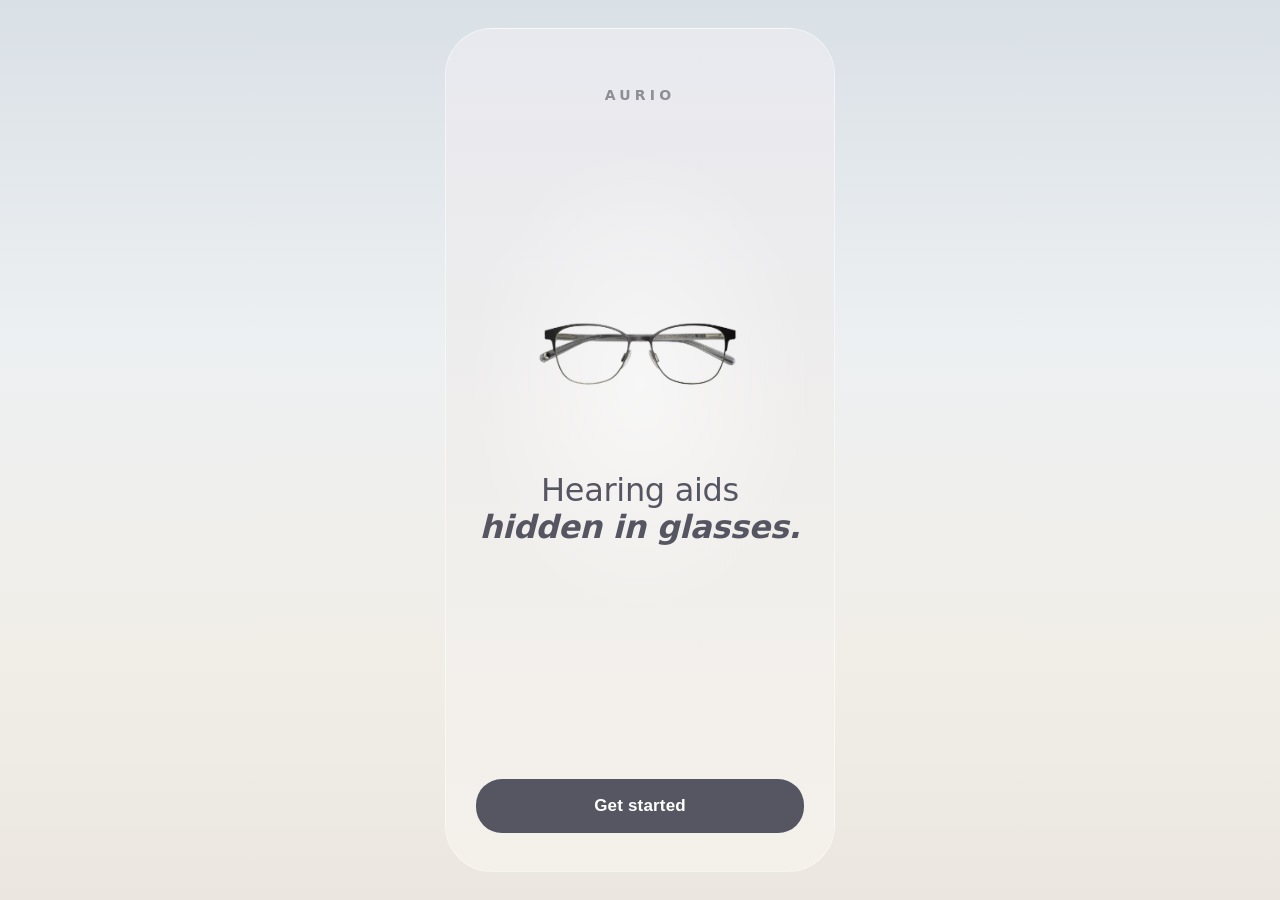
<file: aurio-prototype/index.html>
<!doctype html>
<html lang="en">
<head>
  <meta charset="UTF-8" />
  <link rel="manifest" href="manifest.json">
  <meta name="viewport" content="width=device-width, initial-scale=1.0, maximum-scale=1.0, user-scalable=no, viewport-fit=cover">
  <meta name="apple-mobile-web-app-capable" content="yes">
  <meta name="apple-mobile-web-app-status-bar-style" content="black-translucent">
  <meta name="apple-mobile-web-app-title" content="Aurio">
  <link rel="apple-touch-icon" href="icon-180.png">
  <title>Aurio</title>
  <link rel="preload" as="image" href="启动页背景图.webp" fetchpriority="high">
  <link rel="preload" as="image" href="product-glasses.webp" fetchpriority="high">
  <style>
    /* Noto Sans SC — used for the device name ("Aurio Smart") + the big volume number */
    @font-face {
      font-family: "Noto Sans SC";
      font-style: normal;
      font-weight: 700;
      font-display: swap;
      src: url("fonts/notosanssc-700-normal-latin.woff2") format("woff2");
    }
    @font-face {
      font-family: "Noto Sans SC";
      font-style: normal;
      font-weight: 800;
      font-display: swap;
      src: url("fonts/notosanssc-800-normal-latin.woff2") format("woff2");
    }
    :root {
      --font-system: -apple-system, BlinkMacSystemFont, "SF Pro Text", "SF Pro Display", system-ui, sans-serif;
      --txt-dark: #18212d;
      --txt-soft: #6d7682;
      --card-bg: rgba(247, 248, 249, 0.78);
      --card-line: rgba(255, 255, 255, 0.58);
      --blue-main: #234d77;
      --blue-deep: #102b46;
      --track-bg: #cfd5dc;
      --dot-bg: #8b9cac;
      --warm-main: #c89e72;
      --warm-soft: #e6d3bf;
      --hero-accent: #7d94ab;
      --shadow-soft: 0 10px 28px rgba(17, 31, 47, 0.10);
      --shadow-thumb: 0 8px 20px rgba(16, 34, 55, 0.18);
      --card-surface: #fffefc;
      --card-radius: 20px;
      --card-border-c: rgba(40, 52, 74, 0.06);
      --shadow-card: 0 1px 2px rgba(28, 32, 42, 0.05), 0 16px 32px -18px rgba(40, 52, 74, 0.22);
      --seg-track: #e9e5df;
    }

    .safari-tip {
      position: fixed;
      top: 12px;
      left: 12px;
      right: 12px;
      z-index: 9999;
      padding: 12px 14px;
      border-radius: 12px;
      background: rgba(20, 24, 33, 0.92);
      color: #f5f7fb;
      display: none;
      align-items: flex-start;
      justify-content: space-between;
      gap: 12px;
      box-shadow: none;
      backdrop-filter: blur(8px);
      -webkit-backdrop-filter: blur(8px);
    }

    .safari-tip.show {
      display: flex;
    }

    .safari-tip-text {
      font-size: 13px;
      line-height: 1.4;
      font-weight: 500;
    }

    .safari-tip-close {
      border: 0;
      background: transparent;
      color: #d8e3f7;
      font-size: 18px;
      line-height: 1;
      cursor: pointer;
      padding: 0;
      margin-top: -1px;
    }

    * {
      box-sizing: border-box;
      margin: 0;
      padding: 0;
      -webkit-tap-highlight-color: transparent;
    }

    html, body {
      width: 100%;
      height: 100%;
      overflow: hidden;
    }

    body {
      font-family: var(--font-system);
      background: linear-gradient(180deg, #d9e0e6 0%, #edf0f2 38%, #f1eee8 72%, #ebe7e0 100%);
      color: var(--txt-dark);
      display: grid;
      place-items: center;
    }

    /* ── iPhone 13 Pro frame 390×844 ── */
    .phone {
      width: 390px;
      height: 844px;
      border-radius: 47px;
      overflow: hidden;
      position: relative;
      isolation: isolate;
      border: 1px solid rgba(255, 255, 255, 0.46);
      --bg-base-top: #DDE2EB;
      --bg-base-mid: #F4F1EC;
      --bg-base-bottom: #F9F6F0;
      --bg-orb-a: rgba(194, 209, 235, 0.36);
      --bg-orb-b: rgba(244, 226, 198, 0.28);
      --bg-orb-a-x: 24%;
      --bg-orb-a-y: 7%;
      --bg-orb-b-x: 48%;
      --bg-orb-b-y: 66%;
      background: linear-gradient(180deg, var(--bg-base-top) 0%, var(--bg-base-mid) 44%, var(--bg-base-bottom) 100%);
      box-shadow: none;
      display: grid;
      grid-template-rows: 1fr auto;
      transition: --bg-base-top 0.9s ease, --bg-base-mid 0.9s ease, --bg-base-bottom 0.9s ease, --bg-orb-a 0.9s ease, --bg-orb-b 0.9s ease, --bg-orb-a-x 0.9s ease, --bg-orb-a-y 0.9s ease, --bg-orb-b-x 0.9s ease, --bg-orb-b-y 0.9s ease;
    }

    .phone::before,
    .phone::after {
      content: "";
      position: absolute;
      inset: -22% -18%;
      pointer-events: none;
      z-index: 0;
      mix-blend-mode: screen;
    }

    .phone::before {
      background:
        radial-gradient(118% 70% at var(--bg-orb-a-x) var(--bg-orb-a-y), var(--bg-orb-a) 0%, rgba(255, 255, 255, 0) 62%),
        radial-gradient(104% 60% at 10% 8%, rgba(255, 255, 255, 0.40) 0%, rgba(255, 255, 255, 0) 58%);
      animation: bgFloatA 42s ease-in-out infinite alternate;
    }

    .phone::after {
      background: radial-gradient(132% 76% at var(--bg-orb-b-x) var(--bg-orb-b-y), var(--bg-orb-b) 0%, rgba(255, 255, 255, 0) 64%);
      animation: bgFloatB 52s ease-in-out infinite alternate;
    }

    .phone > * {
      position: relative;
      z-index: 1;
    }

    @property --bg-base-top { syntax: '<color>'; inherits: false; initial-value: #DDE2EB; }
    @property --bg-base-mid { syntax: '<color>'; inherits: false; initial-value: #F4F1EC; }
    @property --bg-base-bottom { syntax: '<color>'; inherits: false; initial-value: #F9F6F0; }
    @property --bg-orb-a { syntax: '<color>'; inherits: false; initial-value: rgba(194, 209, 235, 0.36); }
    @property --bg-orb-b { syntax: '<color>'; inherits: false; initial-value: rgba(244, 226, 198, 0.28); }
    @property --bg-orb-a-x { syntax: '<percentage>'; inherits: false; initial-value: 24%; }
    @property --bg-orb-a-y { syntax: '<percentage>'; inherits: false; initial-value: 7%; }
    @property --bg-orb-b-x { syntax: '<percentage>'; inherits: false; initial-value: 48%; }
    @property --bg-orb-b-y { syntax: '<percentage>'; inherits: false; initial-value: 66%; }
    @property --ring-angle { syntax: '<angle>'; inherits: false; initial-value: 0deg; }
    @property --page-base-gray { syntax: '<color>'; inherits: true; initial-value: #eceff3; }
    @property --page-tint-color { syntax: '<color>'; inherits: true; initial-value: rgba(219, 228, 238, 0.78); }
    @property --ai-c1 { syntax: '<color>'; inherits: false; initial-value: #4c7add; }
    @property --ai-c2 { syntax: '<color>'; inherits: false; initial-value: #8cb0e4; }
    @property --ai-c3 { syntax: '<color>'; inherits: false; initial-value: #cce6eb; }
    @property --breath-color { syntax: '<color>'; inherits: false; initial-value: #d8eaf0; }

    @keyframes bgFloatA {
      0% { transform: translate3d(0, 0, 0) scale(1); }
      50% { transform: translate3d(1.2%, 1.4%, 0) scale(1.03); }
      100% { transform: translate3d(-1.4%, 2%, 0) scale(1.05); }
    }

    @keyframes bgFloatB {
      0% { transform: translate3d(0, 0, 0) scale(1); }
      50% { transform: translate3d(-1.1%, 1.3%, 0) scale(1.03); }
      100% { transform: translate3d(1.4%, 2.1%, 0) scale(1.05); }
    }

    /* Hidden pages must not occupy grid rows */
    .phone > main.scroll[style*="display: none"],
    .phone > main.scroll.page-hidden {
      display: none !important;
    }

    /* ── Disconnect / Reconnect Overlay (Oura-style) ── */
    .disconnect-overlay {
      position: absolute;
      left: 0;
      right: 0;
      top: 0;
      bottom: 0;
      z-index: 120;
      display: flex;
      flex-direction: column;
      align-items: center;
      justify-content: center;
      padding: 0 40px;
      background: rgba(245, 242, 238, 0.88);
      backdrop-filter: blur(16px);
      -webkit-backdrop-filter: blur(16px);
      opacity: 0;
      visibility: hidden;
      pointer-events: none;
      transition: opacity 280ms ease, visibility 280ms ease;
    }
    .disconnect-overlay.active {
      opacity: 1;
      visibility: visible;
      pointer-events: auto;
    }

    /* icon */
    .disconnect-icon {
      width: 64px;
      height: 64px;
      margin-bottom: 28px;
      display: grid;
      place-items: center;
      position: relative;
    }
    .disconnect-icon svg {
      width: 54px;
      height: 54px;
      color: #b0aaa4;
      transition: color 280ms ease;
    }
    .disconnect-overlay[data-state="reconnecting"] .disconnect-icon svg {
      color: #c4a56e;
    }
    .disconnect-overlay[data-state="connected"] .disconnect-icon svg {
      color: #5a9e78;
    }
    /* swap bluetooth-off / bluetooth icons by state */
    .disconnect-icon .bt-on { display: none; }
    .disconnect-overlay[data-state="reconnecting"] .disconnect-icon .bt-off,
    .disconnect-overlay[data-state="connected"] .disconnect-icon .bt-off { display: none; }
    .disconnect-overlay[data-state="reconnecting"] .disconnect-icon .bt-on,
    .disconnect-overlay[data-state="connected"] .disconnect-icon .bt-on { display: block; }

    /* spinner ring around icon while reconnecting */
    .disconnect-spinner {
      position: absolute;
      inset: -6px;
      border-radius: 50%;
      border: 2.5px solid transparent;
      border-top-color: #c4a56e;
      opacity: 0;
      transition: opacity 200ms ease;
    }
    .disconnect-overlay[data-state="reconnecting"] .disconnect-spinner {
      opacity: 1;
      animation: dcSpin 1s linear infinite;
    }
    @keyframes dcSpin {
      to { transform: rotate(360deg); }
    }

    /* text */
    .disconnect-title {
      font-size: 20px;
      font-weight: 700;
      color: #1d1d1f;
      margin: 0 0 10px;
      letter-spacing: -0.02em;
      text-align: center;
      line-height: 1.25;
    }
    .disconnect-desc {
      font-size: 14px;
      color: #8a8a8e;
      margin: 0 0 36px;
      text-align: center;
      line-height: 1.55;
    }

    /* primary button */
    .disconnect-btn-primary {
      width: 100%;
      height: 50px;
      border: 0;
      border-radius: 25px;
      font-size: 16px;
      font-weight: 600;
      letter-spacing: -0.01em;
      cursor: pointer;
      background: #1d1d1f;
      color: #fff;
      transition: transform 160ms ease, background 280ms ease, opacity 280ms ease;
    }
    .disconnect-btn-primary:active {
      transform: scale(0.97);
    }
    .disconnect-overlay[data-state="reconnecting"] .disconnect-btn-primary {
      background: #c4a56e;
      cursor: default;
    }
    .disconnect-overlay[data-state="connected"] .disconnect-btn-primary {
      background: #5a9e78;
    }

    /* dismiss link */
    .disconnect-dismiss {
      margin-top: 16px;
      background: none;
      border: 0;
      font-size: 14px;
      color: #8a8a8e;
      cursor: pointer;
      padding: 8px 12px;
      letter-spacing: -0.01em;
    }
    .disconnect-dismiss:active {
      opacity: 0.5;
    }

    /* bg dimming */
    .phone > .status,
    .phone > main.scroll,
    .phone > .tabbar {
      transition: filter 280ms ease, opacity 280ms ease;
    }
    /* Disconnect mode: only disable cards, keep hero & tabbar active */
    .phone.disconnect-mode main.scroll .card,
    .phone.disconnect-mode main.scroll .media-status-banner,
    .phone.disconnect-mode main.scroll .media-section-tabs,
    .phone.disconnect-mode main.scroll .media-panel,
    .phone.disconnect-mode main.scroll .media-card {
      opacity: 0.30;
      pointer-events: none;
      user-select: none;
      transition: opacity 280ms ease;
    }

    /* ── Per-chip disconnected state ── */
    .chip.disconnected {
      background: rgba(255, 75, 58, 0.08);
      border-color: rgba(255, 75, 58, 0.28);
      box-shadow: none;
      backdrop-filter: blur(12px) saturate(110%);
      -webkit-backdrop-filter: blur(12px) saturate(110%);
      color: rgba(180, 80, 70, 0.92);
      font-weight: 600;
    }
    .chip.disconnected .led {
      background: #FF4B3A;
      box-shadow: none;
      animation: ledBlink 1.4s ease-in-out infinite;
    }
    @keyframes ledBlink {
      0%, 100% { opacity: 1; }
      50% { opacity: 0.28; }
    }

    /* ── Per-chip connecting state ── */
    .chip.connecting {
      background: rgba(255, 255, 255, 0.82);
      border-color: transparent;
      box-shadow: none;
      color: rgba(27, 46, 74, 0.72);
      font-weight: 600;
      position: relative;
    }
    .chip.connecting::before {
      display: none;
    }
    .chip.connecting .led {
      background: transparent;
      box-shadow: none;
      width: 12px;
      height: 12px;
      border: 2px solid rgba(201, 169, 110, 0.18);
      border-top-color: #565663;
      animation: ledSpin 0.8s linear infinite;
    }
    @keyframes ledSpin {
      to { transform: rotate(360deg); }
    }
    /* 异常态：隐藏 左/右 侧别标签，只保留 LED + 状态文字 */
    .chip.disconnected > span:nth-child(2),
    .chip.connecting > span:nth-child(2) {
      display: none;
    }
    @keyframes ringFlow {
      to { --ring-angle: 360deg; }
    }

    /* ── Combined status pill (shown when both ears are disconnected) ── */
    .conn-pill {
      display: none;
      margin: 14px auto 0;
      height: 32px;
      padding: 0 18px;
      border-radius: 18px;
      background: rgba(255, 75, 58, 0.08);
      border: 1px solid rgba(255, 75, 58, 0.28);
      box-shadow: none;
      backdrop-filter: blur(12px) saturate(110%);
      -webkit-backdrop-filter: blur(12px) saturate(110%);
      align-items: center;
      justify-content: center;
      gap: 8px;
      font-size: 14px;
      font-weight: 600;
      letter-spacing: 0.01em;
      color: rgba(180, 80, 70, 0.92);
      position: relative;
      z-index: 1;
      transition: background 240ms ease, border-color 240ms ease,
                  color 240ms ease, box-shadow 240ms ease;
    }
    .conn-pill .conn-dot {
      width: 10px;
      height: 10px;
      border-radius: 50%;
      background: #FF4B3A;
      box-shadow: none;
      flex-shrink: 0;
      animation: ledBlink 1.4s ease-in-out infinite;
    }
    /* connecting state — swap to neutral surface + spinning ring */
    .conn-pill.connecting {
      background: rgba(255, 255, 255, 0.82);
      border-color: transparent;
      box-shadow: none;
      color: rgba(27, 46, 74, 0.72);
    }
    .conn-pill.connecting .conn-dot {
      background: transparent;
      box-shadow: none;
      width: 12px;
      height: 12px;
      border: 2px solid rgba(201, 169, 110, 0.18);
      border-top-color: #565663;
      animation: ledSpin 0.8s linear infinite;
    }
    /* Both-disconnected: hide L/R chips, show single pill */
    .phone.both-disconnected .channels { display: none; }
    .phone.both-disconnected .conn-pill { display: inline-flex; }
    /* Once the CTA is tapped, the status pill / chip carries the spinner — hide the button */
    .phone.disconnect-mode .connect-cta.connecting { display: none; }

    /* ── Connect CTA — flat navy pill ── */
    .connect-cta {
      display: none;
      margin-top: 8px;
      padding: 0 32px;
      height: 40px;
      border: 0;
      border-radius: 20px;
      background: #565663;
      color: #fff;
      font-size: 14px;
      font-weight: 600;
      cursor: pointer;
      letter-spacing: 0.01em;
      align-items: center;
      justify-content: center;
      gap: 6px;
      box-shadow: none;
      position: relative;
      overflow: visible;
      transition: transform 160ms ease, opacity 200ms ease;
    }
    .connect-cta::before {
      content: '';
      position: absolute;
      inset: -3px;
      border-radius: 23px;
      padding: 3px;
      background: conic-gradient(
        from var(--ring-angle, 0deg),
        #6E6E7A, #B3A78F, #CDBFA6, #B3A78F, #6E6E7A, #565663, #6E6E7A
      );
      -webkit-mask:
        linear-gradient(#fff 0 0) content-box,
        linear-gradient(#fff 0 0);
      -webkit-mask-composite: xor;
      mask-composite: exclude;
      opacity: 0;
      pointer-events: none;
      transition: opacity 280ms ease;
    }
    .connect-cta:active {
      transform: scale(0.96);
      opacity: 0.82;
    }
    .connect-cta.connecting {
      cursor: default;
    }
    .connect-cta.connecting::before {
      opacity: 1;
      animation: ringFlow 2.4s linear infinite;
    }
    .phone.disconnect-mode .connect-cta {
      display: flex;
      width: fit-content;
      margin: 8px auto 0;
    }

    /* ── Status bar ── */
    .status {
      padding: 14px 24px 6px;
      display: flex;
      justify-content: space-between;
      align-items: center;
      font-size: 15px;
      font-weight: 600;
      letter-spacing: 0.3px;
      color: var(--status-color, #302c30);
      background: transparent;
      position: absolute;
      top: 0;
      left: 0;
      right: 0;
      z-index: 115;
      transition: color 360ms ease;
    }

    .status-right {
      display: flex;
      align-items: center;
      gap: 6px;
    }

    .sig {
      display: flex;
      align-items: flex-end;
      gap: 2px;
      height: 11px;
    }

    .sig i {
      width: 3px;
      border-radius: 1px;
      background: #2e2a2e;
    }

    .sig i:nth-child(1) { height: 4px; opacity: 0.55; }
    .sig i:nth-child(2) { height: 6px; opacity: 0.72; }
    .sig i:nth-child(3) { height: 8px; opacity: 0.86; }
    .sig i:nth-child(4) { height: 10px; }

    .wifi {
      width: 14px;
      height: 10px;
      border-radius: 50%;
      border: 2px solid #2e2a2e;
      border-right-color: transparent;
      border-bottom-color: transparent;
      border-left-color: transparent;
      transform: rotate(45deg);
      margin-top: -1px;
    }

    .battery {
      width: 28px;
      height: 13px;
      border-radius: 4px;
      border: 1.2px solid rgba(255,255,255,0.55);
      background: linear-gradient(180deg, rgba(255,255,255,0.38) 0%, rgba(255,255,255,0.13) 100%);
      box-shadow: none;
      backdrop-filter: blur(8px) saturate(160%);
      -webkit-backdrop-filter: blur(8px) saturate(160%);
      padding: 1.5px;
      position: relative;
      display: flex;
      align-items: center;
      justify-content: flex-start;
    }

    .battery::after {
      content: "";
      width: 2px;
      height: 5px;
      border-radius: 1px;
      background: rgba(255,255,255,0.7);
      position: absolute;
      right: -3px;
      top: 3px;
      box-shadow: none;
    }

    .battery i {
      display: block;
      width: 86%;
      height: 100%;
      border-radius: 2px;
      background: linear-gradient(90deg, #aeea8b 0%, #e6e6e6 100%);
      box-shadow: none;
    }

    /* ── Header ── */
    .hero {
      text-align: center;
      position: sticky;
      top: 0;
      padding: 40px 16px 18px;
      background: transparent;
      z-index: 10;
    }

    .hero h1 {
      font-size: 19px;
      line-height: 1.15;
      font-weight: 700;
      letter-spacing: 0;
      font-family: "Noto Sans SC", -apple-system, BlinkMacSystemFont, "Segoe UI", Helvetica, Arial, sans-serif;
      color: var(--blue-deep);
      text-shadow: none;
      position: relative;
      z-index: 1;
    }

    .channels {
      margin-top: 14px;
      display: flex;
      justify-content: center;
      gap: 16px;
      position: relative;
      z-index: 1;
    }

    .chip {
      height: 32px;
      min-width: 100px;
      border-radius: 18px;
      border: 1px solid rgba(255, 255, 255, 0.58);
      background: linear-gradient(180deg, rgba(255, 255, 255, 0.48) 0%, rgba(244, 247, 250, 0.18) 100%);
      backdrop-filter: blur(22px) saturate(150%);
      -webkit-backdrop-filter: blur(22px) saturate(150%);
      box-shadow: none;
      display: inline-flex;
      align-items: center;
      justify-content: center;
      gap: 8px;
      font-size: 14px;
      line-height: 1;
      color: rgba(33, 47, 65, 0.92);
      padding: 0 16px;
      font-weight: 520;
    }

    .chip .led {
      width: 10px;
      height: 10px;
      border-radius: 50%;
      background: #20bd98;
      box-shadow: none;
      flex-shrink: 0;
    }

    /* ── Scrollable content ── */
    .scroll {
      overflow-y: auto;
      -webkit-overflow-scrolling: touch;
      scrollbar-width: none;
      padding: 0 16px 32px;
      display: grid;
      align-content: start;
      gap: 12px;
      --page-base-gray: #eceff3;
      --page-tint-color: rgba(219, 228, 238, 0.78);
      --hero-tint-height: 362px;
      --page-gradient-len: 240px;
      background: linear-gradient(180deg, transparent 0px, var(--page-base-gray) var(--page-gradient-len));
      position: relative;
      transition: --page-base-gray 0.9s ease;
    }

    .scroll::before {
      content: "";
      display: block;
      height: var(--hero-tint-height);
      margin: 0 -16px calc(var(--hero-tint-height) * -1);
      background: linear-gradient(180deg, var(--page-tint-color) 0%, color-mix(in srgb, var(--page-tint-color), transparent 68%) 70%, transparent 100%);
      pointer-events: none;
      transition: --page-tint-color 0.9s ease;
    }

    .scroll > * {
      position: relative;
      z-index: 1;
    }

    .scroll .hero {
      margin: 0 -16px;
    }

    .scroll::-webkit-scrollbar {
      width: 0;
      height: 0;
    }

    .scroll-end-spacer {
      display: none;
    }

    /* ── Media page ── (gap unified to 12px to match Volume / Noise) */
    #mediaPage {
      gap: 12px;
    }

    /* Status banner */
    .media-status-banner {
      display: flex;
      align-items: center;
      gap: 12px;
      padding: 14px 18px;
      border-radius: 14px;
      background: rgba(255, 255, 255, 0.78);
      border: 1px solid rgba(255, 255, 255, 0.6);
      box-shadow: none;
      transition: background 300ms ease;
    }

    .media-status-dot {
      width: 10px;
      height: 10px;
      border-radius: 50%;
      flex-shrink: 0;
      background: #b0b6be;
      transition: background 300ms ease, box-shadow 300ms ease;
    }

    .media-status-dot.active-call {
      background: #34c759;
      box-shadow: none;
    }

    .media-status-dot.active-stream {
      background: #5e8fd4;
      box-shadow: none;
    }

    .media-status-text {
      font-size: 14px;
      font-weight: 600;
      color: var(--blue-deep);
      flex: 1;
    }

    .media-status-label {
      font-size: 12px;
      font-weight: 650;
      padding: 4px 10px;
      border-radius: 8px;
      letter-spacing: 0.02em;
      flex-shrink: 0;
    }

    .media-status-label.idle {
      background: rgba(176, 182, 190, 0.16);
      color: #8e8e93;
    }

    .media-status-label.call {
      background: rgba(52, 199, 89, 0.14);
      color: #248a3d;
    }

    .media-status-label.stream {
      background: rgba(94, 143, 212, 0.14);
      color: #3a6daa;
    }

    /* Tabs for media/call */
    .media-section-tabs {
      display: grid;
      grid-template-columns: 1fr 1fr;
      gap: 0;
      background: rgba(120, 120, 128, 0.12);
      border-radius: 9px;
      padding: 2px;
    }

    .media-section-tab {
      border: 0;
      background: transparent;
      border-radius: 7px;
      padding: 7px 0;
      font-size: 14px;
      font-weight: 620;
      color: #636366;
      cursor: pointer;
      transition: all 200ms ease;
      position: relative;
    }

    .media-section-tab.active {
      background: #fff;
      color: var(--blue-deep);
      box-shadow: none;
    }

    /* Section panels */
    .media-panel {
      display: none;
    }

    .media-panel.active {
      display: grid;
      gap: 14px;
    }

    /* Transparency / compensation segmented controls */
    .media-card {
      background: var(--card-surface);
      border-radius: var(--card-radius);
      border: 1px solid var(--card-border-c);
      box-shadow: none;
      padding: 16px 12px;
    }

    .media-card-title {
      font-size: 16px;
      font-weight: 600;
      color: var(--blue-deep);
      margin: 0 0 14px;
    }

    .media-seg {
      display: grid;
      gap: 4px;
      background: #eeeeee;
      border-radius: 14px;
      padding: 4px;
    }

    .media-seg.four-col {
      grid-template-columns: repeat(4, 1fr);
    }

    .media-seg.five-col {
      grid-template-columns: repeat(5, 1fr);
    }

    .media-seg-btn {
      border: 0;
      border-radius: 11px;
      padding: 14px 4px;
      background: transparent;
      color: #86868b;
      font-size: 13px;
      font-weight: 600;
      cursor: pointer;
      transition: background 280ms ease, color 280ms ease, box-shadow 280ms ease, transform 140ms ease;
      text-align: center;
      line-height: 1.2;
    }

    .media-seg-btn:active {
      transform: scale(0.96);
    }

    .media-seg-btn.active {
      background: #ffffff;
      color: #1d1d1f;
      box-shadow: none;
    }

    .media-seg-labels {
      display: flex;
      justify-content: space-between;
      padding: 0 2px;
      margin-top: 6px;
    }

    .media-seg-labels span {
      font-size: 11px;
      color: #a0a4ab;
      font-weight: 550;
    }

    /* ── Media tone card (non-collapsible, compact) ── */
    .media-tone-card {
      padding: 0;
      background: #ffffff !important;
      overflow: visible;
      border: 1px solid rgba(232, 234, 238, 0.7);
      backdrop-filter: none;
      -webkit-backdrop-filter: none;
    }

    .media-tone-card .card-head {
      padding: 16px 18px 0;
      display: flex;
      justify-content: space-between;
      align-items: center;
    }

    .media-tone-card .card-title {
      color: var(--blue-deep);
      font-size: 16px;
      line-height: 1;
      letter-spacing: -0.2px;
      margin: 0;
      font-weight: 600;
    }

    .media-tone-card .card-icon {
      background: #eff0f3;
      box-shadow: none;
      width: 34px;
      height: 34px;
      border: none;
      border-radius: 10px;
      display: inline-flex;
      align-items: center;
      justify-content: center;
      cursor: pointer;
    }

    .media-tone-card .merge-icon { display: none; }
    .media-tone-card.tone-split-active .split-icon-svg { display: none; }
    .media-tone-card.tone-split-active .merge-icon { display: block; }
    .media-tone-card.tone-split-active .card-icon {
      background: #DAE1EA;
    }

    .media-tone-card .tone-split-bar {
      display: none;
      margin: 2px 12px 8px;
      background: #f2f4f8;
      border-radius: 12px;
      padding: 3px;
      border: 1px solid #e6eaf1;
    }

    .media-tone-card.tone-split-active .tone-split-bar {
      display: grid;
      grid-template-columns: 1fr 1fr;
      gap: 3px;
    }

    .eq-wrap.media-eq-compact {
      min-height: 0;
      padding: 16px 14px 16px;
    }

    .eq-wrap.media-eq-compact svg {
      height: auto;
    }

    .eq-wrap.media-eq-compact .eq-labels {
      height: 28px;
      margin-top: 4px;
    }

    /* ── Cards ── */
    .card {
      background: var(--card-bg);
      border-radius: var(--card-radius);
      border: 1px solid var(--card-border-c);
      box-shadow: none;
      backdrop-filter: blur(14px) saturate(130%);
      -webkit-backdrop-filter: blur(14px) saturate(130%);
    }

    .volume-card {
      margin-top: 6px;
      padding: 18px 16px 16px;
      background: var(--card-surface);
      backdrop-filter: none;
      -webkit-backdrop-filter: none;
    }

    .card-head {
      display: flex;
      justify-content: space-between;
      align-items: center;
    }

    .card-title {
      font-size: 16px;
      line-height: 1;
      letter-spacing: -0.2px;
      font-weight: 600;
      color: var(--blue-deep);
    }

    .card-icon {
      width: 32px;
      height: 32px;
      border-radius: 10px;
      border: 0;
      background: #eff0f3;
      display: grid;
      place-items: center;
      cursor: pointer;
      box-shadow: none;
    }

    .slider-glyph {
      width: 18px;
      height: 12px;
      position: relative;
    }

    .slider-glyph::before,
    .slider-glyph::after,
    .slider-glyph i {
      content: "";
      position: absolute;
      left: 0;
      right: 0;
      height: 3px;
      border-radius: 4px;
      background: #557091;
    }

    .slider-glyph::before { top: 0; }
    .slider-glyph i { top: 4.5px; }
    .slider-glyph::after { top: 9px; }

    .slider-glyph b,
    .slider-glyph em {
      position: absolute;
      width: 5px;
      height: 5px;
      border-radius: 50%;
      background: var(--blue-main);
    }

    .slider-glyph b { top: -1px; left: 2px; }
    .slider-glyph em { top: 3.5px; left: 9px; }

    /* ── Gauge ── */
    .gauge-zone {
      margin-top: 0;
      display: grid;
      justify-items: center;
    }

    .gauge {
      width: 280px;
      height: 148px;
      position: relative;
      overflow: visible;
      cursor: pointer;
    }

    .gauge svg {
      width: 100%;
      height: 100%;
      overflow: visible;
    }

    .gauge .base {
      fill: none;
      stroke: #dce2e8;
      stroke-width: 10;
      stroke-linecap: round;
      opacity: 0.45;
    }

    .gauge .arc {
      fill: none;
      stroke: url(#arcGradient);
      stroke-width: 10;
      stroke-linecap: round;
      transition: stroke-dashoffset 240ms ease;
    }

    .knob {
      width: 28px;
      height: 28px;
      border-radius: 50%;
      background: #fff;
      position: absolute;
      transform: translate(-50%, -50%);
      box-shadow: 0 1px 4px rgba(26, 26, 26, 0.18), 0 0 0 1px rgba(26, 26, 26, 0.04);
      transition: left 240ms ease, top 240ms ease, box-shadow 150ms ease, transform 150ms ease, width 200ms ease, height 200ms ease, border-radius 200ms ease;
      cursor: grab;
      z-index: 2;
    }

    .knob::after {
      content: '';
      position: absolute;
      inset: 4px;
      border-radius: 50%;
      background: var(--warm-main);
      transition: background 240ms ease, opacity 200ms ease;
    }

    .knob.muted {
      background: #fff;
      box-shadow: 0 1px 4px rgba(26, 26, 26, 0.18), 0 0 0 1px rgba(26, 26, 26, 0.04);
    }

    .knob.muted::after {
      background: #F3F3F3;
      opacity: 1;
    }

    .knob.pressed {
      box-shadow: 0 0 0 10px rgba(174, 180, 187, 0.32);
      transform: translate(-50%, -50%) scale(1.12);
    }

    .knob.dragging {
      transition: box-shadow 150ms ease, transform 150ms ease;
      cursor: grabbing;
    }

    .volume-num {
      margin-top: -76px;
      font-family: "Noto Sans SC", -apple-system, BlinkMacSystemFont, "SF Pro Display", "PingFang SC", "Helvetica Neue", sans-serif;
      font-size: 56px;
      font-weight: 700;
      color: var(--blue-deep);
      line-height: 1;
      min-width: 1.6em;
      text-align: center;
      font-variant-numeric: tabular-nums;
      transition: font-size 200ms ease, color 200ms ease;
    }

    .volume-num.muted {
      font-family: "Noto Sans SC", -apple-system, BlinkMacSystemFont, "Segoe UI", Helvetica, Arial, sans-serif;
      font-size: 48px;
      color: #9EA3AD;
      font-weight: 800;
      letter-spacing: 2px;
    }

    .volume-level {
      margin-top: -4px;
      font-size: 13px;
      line-height: 1;
      color: #8e9199;
      font-weight: 500;
      letter-spacing: 0.3px;
    }

    .volume-tip {
      margin-top: 14px;
      font-size: 16px;
      line-height: 1.3;
      color: #4f6787;
      font-weight: 600;
      text-align: center;
    }

    /* ── Volume +/- buttons ── */
    .vol-actions {
      margin-top: 10px;
      display: flex;
      justify-content: center;
      gap: 56px;
    }

    .round-btn {
      width: 76px;
      border: 0;
      background: transparent;
      display: grid;
      justify-items: center;
      gap: 0;
      color: #7a787d;
      font-size: 14px;
      font-weight: 500;
      cursor: pointer;
      padding: 0;
    }

    .round-btn .disc {
      width: 76px;
      height: 76px;
      border-radius: 50%;
      background: rgba(239, 240, 243, 0.92);
      border: 1px solid rgba(225, 228, 234, 0.6);
      box-shadow: none;
      position: relative;
      transition: box-shadow 120ms ease, transform 120ms ease, background 120ms ease;
    }

    .round-btn:active .disc {
      background: #e2e4e8;
      box-shadow: none;
      transform: scale(0.92);
    }

    .round-btn .disc::before,
    .round-btn .disc::after {
      content: "";
      position: absolute;
      left: 50%;
      top: 50%;
      transform: translate(-50%, -50%);
      width: 28px;
      height: 3px;
      border-radius: 999px;
      background: var(--btn-icon-color, #3a3f4a);
    }

    .round-btn.plus .disc::after {
      transform: translate(-50%, -50%) rotate(90deg);
    }

    /* ── Mute pill (inside gauge-zone) ── */
    .vol-mute-pill {
      display: inline-flex;
      align-items: center;
      justify-content: center;
      gap: 4px;
      margin-top: 10px;
      padding: 5px 14px 5px 10px;
      border: none;
      border-radius: 14px;
      background: rgba(26, 26, 26, 0.04);
      color: #8e9199;
      font-size: 13px;
      font-weight: 600;
      font-family: inherit;
      cursor: pointer;
      transition: background 180ms ease, color 180ms ease;
      letter-spacing: 0.02em;
    }
    .vol-mute-pill:active {
      background: rgba(26, 26, 26, 0.09);
    }
    .vol-mute-pill .mute-on-icon { display: none; }
    .vol-mute-pill .mute-off-icon { display: inline; }
    .vol-mute-pill.muted .mute-on-icon { display: inline; }
    .vol-mute-pill.muted .mute-off-icon { display: none; }
    .vol-mute-pill.muted {
      background: rgba(200, 60, 60, 0.09);
      color: #c04040;
    }
    /* Hide unified mute pill when in split mode */
    .volume-card.split-active .vol-mute-pill {
      display: none;
    }

    /* ── Muted state (unified arc) ── */
    .volume-card.muted .arc {
      opacity: 0.25;
    }
    .volume-card.muted .base {
      opacity: 0.5;
    }
    .volume-card.muted .knob {
      background: #fff;
      box-shadow: none;
    }
    .volume-card.muted .knob::after {
      background: #F3F3F3;
      opacity: 1;
    }
    .volume-card.muted .volume-num {
      color: #9EA3AD;
    }
    .volume-card.muted .volume-tip {
      color: #b0b5bf;
    }

    /* ── Slider row: mute icon + track ── */
    .slider-row {
      display: flex;
      align-items: center;
      gap: 2px;
    }
    .slider-row .hslider-track {
      flex: 1;
      min-width: 0;
    }

    /* ── Split mute button (left of slider) ── */
    .split-mute-btn {
      width: 24px;
      height: 24px;
      border-radius: 50%;
      border: none;
      background: transparent;
      display: flex;
      align-items: center;
      justify-content: center;
      cursor: pointer;
      color: #8e9199;
      padding: 0;
      flex-shrink: 0;
      transition: color 180ms ease, transform 120ms ease;
      -webkit-tap-highlight-color: transparent;
    }
    .split-mute-btn:active {
      transform: scale(0.88);
    }
    .split-mute-btn .mute-on-icon { display: none; }
    .split-mute-btn .mute-off-icon { display: inline; }
    .split-mute-btn.muted .mute-on-icon { display: inline; }
    .split-mute-btn.muted .mute-off-icon { display: none; }
    .split-mute-btn.muted {
      background: transparent;
      color: #c04040;
    }

    /* ── Muted state (split bar) ── */
    .split-vol-ear.muted .hslider-fill {
      opacity: 0.2;
    }
    .split-vol-ear.muted .hslider-knob {
      opacity: 0.4;
    }
    .split-vol-ear.muted .hslider-dots span {
      opacity: 0.3;
    }

    /* ── Horizontal pill slider (C-style) for split view ── */
    .hslider-track {
      width: 100%;
      height: 44px;
      border-radius: 22px;
      position: relative;
      overflow: visible;
      cursor: pointer;
      touch-action: none;
      user-select: none;
      -webkit-user-select: none;
    }
    .hslider-clip {
      position: absolute;
      inset: 0;
      border-radius: 22px;
      background: #e8eaee;
      overflow: hidden;
    }
    .hslider-fill {
      position: absolute;
      left: 0; top: 0; bottom: 0;
      border-radius: 22px;
      background: linear-gradient(90deg, var(--slider-start, rgba(33,55,86,0.9)) 0%, var(--slider-end, rgba(33,55,86,0.5)) 100%);
      transition: width 260ms cubic-bezier(0.2, 1, 0.3, 1);
      overflow: hidden;
      z-index: 2;
    }
    .hslider-dots {
      position: absolute;
      left: 22px;
      right: 22px;
      top: 50%;
      transform: translateY(-50%);
      display: flex;
      justify-content: space-between;
      z-index: 1;
      pointer-events: none;
    }
    .hslider-dots span {
      width: 5px;
      height: 5px;
      border-radius: 50%;
      background: rgba(26, 26, 26, 0.10);
      flex-shrink: 0;
    }
    .hslider-knob {
      position: absolute;
      top: 50%;
      width: 36px;
      height: 36px;
      border-radius: 50%;
      background: #fff;
      transform: translateY(-50%);
      box-shadow: none;
      display: grid;
      place-items: center;
      z-index: 3;
      cursor: grab;
      transition: left 260ms cubic-bezier(0.2, 1, 0.3, 1),
                  box-shadow 200ms cubic-bezier(0.2, 1, 0.3, 1),
                  transform 300ms cubic-bezier(0.34, 1.56, 0.64, 1);
      font-size: 15px;
      font-weight: 700;
      color: var(--blue-deep, #183b5f);
      font-variant-numeric: tabular-nums;
    }
    .hslider-knob.pressed {
      box-shadow: none;
      transform: translateY(-50%) scale(1.10);
      cursor: grabbing;
      transition: left 0ms,
                  box-shadow 120ms cubic-bezier(0.2, 1, 0.3, 1),
                  transform 200ms cubic-bezier(0.34, 1.56, 0.64, 1);
    }
    .hslider-knob .mute-icon {
      width: 18px;
      height: 18px;
    }
    /* ── Tone card (reference style) ── */
    .tone-card {
      padding: 0;
      background: #ffffff;
      min-height: 0;
      margin-bottom: 8px;
    }

    .tone-card.collapsed {
      overflow: hidden;
      min-height: 52px;
    }

    .tone-card:not(.collapsed) {
      min-height: 450px;
    }

    .tone-card.tone-split-active:not(.collapsed) {
      min-height: 510px;
    }

    .tone-card .card-head {
      padding: 20px 18px 12px;
      display: flex;
      justify-content: space-between;
      align-items: flex-start;
      gap: 12px;
    }

    .tone-card.collapsed .card-head {
      padding: 16px 18px;
      align-items: center;
    }

    .tone-card .card-title {
      color: var(--blue-deep);
      font-size: 16px;
      line-height: 1;
      letter-spacing: -0.2px;
      margin: 0;
      font-weight: 600;
    }

    .tone-head-copy {
      display: flex;
      flex-direction: column;
      gap: 0;
    }

    .tone-head-actions {
      display: flex;
      align-items: center;
      gap: 0;
    }

    .tone-split-btn .merge-icon { display: none; }
    .tone-card.tone-split-active .tone-split-btn .split-icon-svg { display: none; }
    .tone-card.tone-split-active .tone-split-btn .merge-icon { display: block; }
    .tone-card.tone-split-active .tone-split-btn {
      background: #DAE1EA;
    }

    .tone-split-btn {
      width: 34px;
      height: 34px;
      border: none;
      border-radius: 10px;
      background: #eff0f3;
      display: inline-flex;
      align-items: center;
      justify-content: center;
      cursor: pointer;
    }

    .tone-card .card-icon {
      background: #eff0f3;
      box-shadow: none;
    }

    .tone-card .card-icon svg {
      stroke: #6d7382;
    }

    .tone-icon-chevron {
      display: block;
      transition: transform 380ms cubic-bezier(0.22, 1, 0.36, 1);
    }

    .tone-card:not(.collapsed) .tone-icon-chevron { transform: rotate(180deg); }
    .tone-card.collapsed .tone-icon-chevron { transform: rotate(0deg); }

    .tone-body {
      overflow: visible;
      max-height: 1200px;
      min-height: 280px;
      opacity: 1;
      transform: translateY(0) scale(1);
      filter: blur(0);
      transition: max-height 380ms cubic-bezier(0.22, 1, 0.36, 1), opacity 380ms cubic-bezier(0.22, 1, 0.36, 1), transform 380ms cubic-bezier(0.22, 1, 0.36, 1), filter 320ms ease;
      will-change: max-height, opacity, transform, filter;
      backface-visibility: hidden;
    }

    .tone-card.collapsed .tone-body {
      max-height: 0;
      min-height: 0;
      overflow: hidden;
      opacity: 0;
      transform: translateY(-10px) scale(0.985);
      filter: blur(6px);
    }

    @media (prefers-reduced-motion: reduce) {
      .tone-icon-chevron,
      .tone-body {
        transition: none;
        transform: none;
        filter: none;
      }
    }

    .eq-wrap {
      padding: 8px 14px 12px;
      min-height: 300px;
    }

    .tone-split-bar {
      display: none;
      margin: 2px 18px 8px;
      background: #f2f4f8;
      border-radius: 12px;
      padding: 3px;
      border: 1px solid #e6eaf1;
    }

    .tone-card.tone-split-active .tone-split-bar {
      display: grid;
      grid-template-columns: 1fr 1fr;
      gap: 3px;
    }

    .tone-ear-tab {
      height: 34px;
      border: 0;
      border-radius: 10px;
      background: transparent;
      color: #6d7382;
      font-size: 14px;
      font-weight: 700;
      cursor: pointer;
      font-family: inherit;
      transition: background 140ms ease, color 140ms ease;
    }

    .tone-ear-tab.active {
      background: #ffffff;
      color: var(--txt-dark);
      box-shadow: none;
    }

    .tone-ear-tab.active.ear-left {
      color: var(--txt-dark);
      box-shadow: none;
    }

    .tone-ear-tab.active.ear-right {
      color: var(--txt-dark);
      box-shadow: none;
    }

    #eqCurveSvg,
    #mediaEqSvg {
      display: block;
      width: 100%;
      height: 300px;
      overflow: visible;
      margin: 0;
    }

    .eq-guideline {
      stroke: #ccd5e2;
      stroke-width: 1.5;
    }

    .eq-curve-line {
      fill: none;
      stroke: #6d84ae;
      stroke-width: 4;
      stroke-linecap: round;
      stroke-linejoin: round;
    }

    .eq-curve-fill {
      fill: url(#eqFillGradient);
    }

    .eq-pt {
      cursor: grab;
      fill: #6d84ae;
      stroke: #fff;
      stroke-width: 8;
      paint-order: stroke fill;
      filter: none;
      transform-box: fill-box;
      transform-origin: center;
      transition: filter 150ms ease, transform 150ms ease;
    }

    .eq-pt:active {
      cursor: grabbing;
    }

    .eq-pt.pressed {
      filter: none;
      transform: scale(1.12);
    }

    .eq-halo {
      fill: rgba(174, 180, 187, 0.22);
      stroke: none;
      opacity: 0;
      transition: r 200ms cubic-bezier(0.34, 1.56, 0.64, 1),
                  opacity 180ms ease;
      pointer-events: none;
    }

    .eq-halo.active {
      opacity: 1;
    }

    .eq-level-pop {
      font-size: 20px;
      font-weight: 800;
      fill: #2f4a6b;
      text-anchor: middle;
      opacity: 0.6;
      transition: opacity 140ms ease;
      font-variant-numeric: tabular-nums;
      pointer-events: none;
      font-family: -apple-system, BlinkMacSystemFont, "Segoe UI", Helvetica, Arial, sans-serif;
    }

    .eq-level-pop.active {
      opacity: 1;
    }

    .eq-labels {
      position: relative;
      height: 76px;
      margin-top: -10px;
      padding: 0;
    }

    .eq-labels span {
      position: absolute;
      top: 0;
      font-size: 14px;
      line-height: 20px;
      font-weight: 600;
      color: #6a7a9b;
      letter-spacing: 0;
      white-space: nowrap;
      transform: translateX(-50%);
    }

    .eq-labels span:nth-child(1) { left: 5%; }
    .eq-labels span:nth-child(2) { left: 50%; }
    .eq-labels span:nth-child(3) { left: 95%; }

    .eq-labels .tone-split-btn {
      position: absolute;
      left: 95%;
      top: 28px;
      transform: translateX(-50%);
    }

    /* ── Tone action buttons ── */
    .tone-actions {
      display: flex;
      gap: 10px;
      margin-top: -12px;
      padding: 12px 18px 14px;
    }

    .tone-reset-btn,
    .tone-fav-btn {
      flex: 1;
      height: 44px;
      border-radius: 10px;
      border: none;
      font-size: 15px;
      font-weight: 600;
      cursor: pointer;
      transition: opacity 120ms ease, background 120ms ease;
      font-family: inherit;
    }

    .tone-reset-btn:active,
    .tone-fav-btn:active {
      opacity: 0.65;
    }

    .tone-reset-btn {
      background: #f2f2f7;
      color: #3d5a82;
      box-shadow: none;
    }

    .tone-reset-btn:hover {
      background: #ebebf0;
    }

    .tone-fav-btn {
      background: #2f4a6b;
      color: #ffffff;
      box-shadow: none;
    }

    .tone-fav-btn:hover {
      background: #3d5a82;
    }

    .tone-fav-btn.saved {
      background: #34c759;
      box-shadow: none;
    }

    .tone-list {
      margin-top: 16px;
      display: grid;
      gap: 24px;
    }

    .tone-row {
      display: grid;
      grid-template-columns: 28px 1fr 28px;
      gap: 10px;
      align-items: center;
    }

    .tone-name {
      font-size: 16px;
      line-height: 1;
      color: #4f6787;
      font-weight: 700;
    }

    .tone-num {
      width: 28px;
      text-align: right;
      font-size: 16px;
      line-height: 1;
      color: #302c30;
      font-weight: 600;
    }

    .track {
      position: relative;
      height: 18px;
      display: grid;
      align-items: center;
    }

    .dots {
      position: absolute;
      left: 0;
      right: 0;
      top: 50%;
      transform: translateY(-50%);
      display: flex;
      justify-content: space-evenly;
      pointer-events: none;
      z-index: 0;
    }

    .dots i {
      width: 5px;
      height: 5px;
      border-radius: 50%;
      background: var(--dot-bg);
      opacity: 0.8;
    }

    input[type="range"] {
      -webkit-appearance: none;
      appearance: none;
      width: 100%;
      height: 12px;
      border-radius: 999px;
      outline: none;
      background: linear-gradient(90deg, var(--blue-main) var(--pct), var(--track-bg) var(--pct));
      position: relative;
      z-index: 1;
    }

    input[type="range"]::-webkit-slider-thumb {
      -webkit-appearance: none;
      appearance: none;
      width: 28px;
      height: 28px;
      border-radius: 50%;
      border: 3px solid #f4f6f8;
      background: var(--blue-deep);
      box-shadow: none;
      cursor: pointer;
      transition: box-shadow 150ms ease, transform 150ms ease;
    }

    input[type="range"]:active::-webkit-slider-thumb {
      box-shadow: none;
      transform: scale(1.1);
    }

    .collapse-toggle {
      display: none;
    }

    /* ── Split L/R mode ── */
    .split-view { display: none; }
    .card.split-active .unified-view { display: none; }
    .card.split-active .split-view { display: block; }

    /* merge icon (replaces split when active) */
    .merge-icon { display: none; }
    .card.split-active .split-icon-svg { display: none; }
    .card.split-active .merge-icon { display: block; }
    .card.split-active .card-icon {
      background: #DAE1EA;
    }

    /* Volume card transition motion */
    .volume-stage {
      position: relative;
      margin-top: 0;
      transition: height 380ms cubic-bezier(0.22, 1, 0.36, 1);
      overflow: visible;
    }

    .volume-stage .unified-view,
    .volume-stage .split-view {
      display: block !important;
      transition: opacity 380ms cubic-bezier(0.22, 1, 0.36, 1), transform 380ms cubic-bezier(0.22, 1, 0.36, 1), filter 320ms ease;
      will-change: opacity, transform, filter;
      backface-visibility: hidden;
    }

    .volume-stage .unified-view {
      position: relative;
      z-index: 2;
      opacity: 1;
      transform: translateY(0) scale(1);
      filter: blur(0);
      pointer-events: auto;
    }

    .volume-stage .split-view {
      position: absolute;
      inset: 0;
      z-index: 1;
      opacity: 0;
      transform: translateY(16px) scale(0.985);
      filter: blur(6px);
      pointer-events: none;
    }

    .volume-card.split-active .volume-stage .unified-view {
      opacity: 0;
      transform: translateY(-10px) scale(0.985);
      filter: blur(6px);
      pointer-events: none;
    }

    .volume-card.split-active .volume-stage .split-view {
      opacity: 1;
      transform: translateY(0) scale(1);
      filter: blur(0);
      pointer-events: auto;
      z-index: 2;
    }

    @media (prefers-reduced-motion: reduce) {
      .volume-stage .unified-view,
      .volume-stage .split-view {
        transition: none;
        transform: none;
        filter: none;
      }
    }

    /* ── Ear badge (circular 左/右) ── */
    .ear-badge {
      width: 30px;
      height: 30px;
      border-radius: 50%;
      display: grid;
      place-items: center;
      font-size: 14px;
      font-weight: 700;
      color: #fff;
      flex-shrink: 0;
    }

    .ear-badge.left {
      background: #4a7ec2;
    }

    .ear-badge.right {
      background: #d96b56;
    }

    /* ── Split volume: stacked vertical (C-style) ── */
    .split-vol-stack {
      display: flex;
      flex-direction: column;
      gap: 14px;
      margin-top: 4px;
      padding-bottom: 16px;
      position: relative;
    }

    .split-vol-ear {
      display: flex;
      flex-direction: column;
      gap: 6px;
      padding: 0;
    }

    .split-vol-ear:last-child {
      margin-bottom: 0;
    }

    /* Refined ear label: colored dot + text */
    .ear-label {
      display: flex;
      align-items: center;
      gap: 5px;
      font-size: 14px;
      font-weight: 600;
      color: var(--txt-soft);
      letter-spacing: 0.03em;
    }

    .ear-dot {
      width: 8px;
      height: 8px;
      border-radius: 50%;
      flex-shrink: 0;
    }

    .ear-label.left .ear-dot {
      background: #5B8FC9;
    }

    .ear-label.right .ear-dot {
      background: #D4926A;
    }

    /* Hide old split volume elements */
    .split-vol-num { display: none; }
    .split-vol-level { display: none; }
    .split-slider-wrap { display: none; }

    .split-slider-wrap input[type="range"]::-webkit-slider-thumb {
      width: 20px;
      height: 20px;
      border-radius: 50%;
      background: #fff;
      border: none;
      box-shadow: none;
      cursor: pointer;
    }

    .split-slider-wrap input[type="range"]:active::-webkit-slider-thumb {
      transform: scale(1.12);
      box-shadow: none;
    }

    /* ── Split tone: stacked full-width ── */
    .split-tone-stack {
      display: grid;
      gap: 28px;
      margin-top: 16px;
    }

    .split-tone-ear {
      display: grid;
      gap: 18px;
    }

    .split-tone-ear .ear-badge {
      margin-bottom: 0;
    }

    /* Hide tabbar while splash is showing */
    .phone:has(.splash-overlay.active) .tabbar { display: none; }

    /* ── Tab bar – modern floating ── */
    .tabbar {
      border-top: none;
      border-radius: 0;
      margin: 0;
      background: rgba(255, 255, 255, 0.92);
      backdrop-filter: blur(24px) saturate(140%);
      -webkit-backdrop-filter: blur(24px) saturate(140%);
      padding: 6px 6px calc(20px + env(safe-area-inset-bottom));
      display: grid;
      grid-template-columns: repeat(3, 1fr);
      align-items: center;
      gap: 4px;
      position: relative;
      box-shadow: none;
    }

    .tab {
      border: 0;
      background: transparent;
      display: flex;
      flex-direction: column;
      align-items: center;
      justify-content: center;
      gap: 3px;
      color: rgba(100, 108, 120, 0.7);
      cursor: pointer;
      font-size: 10px;
      line-height: 1;
      font-weight: 600;
      letter-spacing: 0.02em;
      position: relative;
      z-index: 1;
      padding: 8px 0 10px;
      border-radius: 14px;
      transition: color 240ms cubic-bezier(0.22, 1, 0.36, 1),
                  background 240ms cubic-bezier(0.22, 1, 0.36, 1);
      -webkit-tap-highlight-color: transparent;
    }

    .tab .icon-bg {
      width: auto;
      height: auto;
      border-radius: 0;
      display: grid;
      place-items: center;
      color: inherit;
      background: none !important;
      box-shadow: none;
      transition: transform 280ms cubic-bezier(0.34, 1.56, 0.64, 1);
    }

    .tab.active {
      color: var(--blue-main);
      background: rgba(35, 77, 119, 0.08);
    }

    .tab.active .icon-bg {
      background: none !important;
      box-shadow: none;
      transform: scale(1.08);
    }

    .tab svg {
      width: 22px;
      height: 22px;
      stroke: currentColor;
      fill: none;
      stroke-width: 1.8;
      stroke-linecap: round;
      stroke-linejoin: round;
      opacity: 1;
      transition: opacity 200ms ease;
    }

    .tab:not(.active) svg {
      opacity: 0.65;
    }

    /* ── Noise Reduction Page ── */

    /* Program card */
    .program-card {
      padding: 16px 16px;
      background: var(--card-surface);
      backdrop-filter: none;
      -webkit-backdrop-filter: none;
    }

    .program-row {
      display: flex;
      align-items: center;
      gap: 14px;
      cursor: pointer;
    }

    .program-icon {
      flex-shrink: 0;
      line-height: 0;
    }

    .program-icon svg {
      width: 44px;
      height: 44px;
    }

    .program-mode-svg {
      border-radius: 11px;
      display: block;
    }

    .program-mode-svg rect {
      fill: transparent;
    }

    .program-mode-svg.mode-1 {
      background: radial-gradient(circle at 50% 50%, #a79a8d 0%, #c3c7d2 100%);
    }

    .program-mode-svg.mode-2 {
      background: radial-gradient(circle at 50% 50%, #3bb3b3 0%, #88d2d3 50%, #d6f1f2 100%);
    }

    .program-mode-svg.mode-4 {
      background: radial-gradient(circle at 50% 50%, #fca93f 0%, #f8c57e 50%, #f3e2bc 100%);
    }

    .program-icon .program-mode-svg {
      width: 44px;
      height: 44px;
    }

    .program-label {
      flex: 1;
      font-size: 17px;
      font-weight: 600;
      color: var(--blue-deep);
    }

    .program-chevron {
      flex-shrink: 0;
      opacity: 0.55;
      color: var(--blue-main);
      transition: transform 250ms ease;
    }

    .program-card.dropdown-open .program-chevron {
      transform: rotate(90deg);
    }

    .program-dropdown {
      display: flex;
      flex-direction: column;
      overflow: hidden;
      max-height: 0;
      opacity: 0;
      transition: max-height 300ms cubic-bezier(0.4, 0, 0.2, 1), opacity 200ms ease, margin-top 200ms ease;
      margin-top: 0;
    }

    /* 下拉视觉顺序（Figma）：智能 → 日常通用 → 对话聚焦 → 户外出行 */
    .program-dropdown-item--auto { order: 0; }
    .program-group-label { order: 1; }
    .program-dropdown-item--sub[data-program="1"] { order: 2; }
    .program-dropdown-item--sub[data-program="4"] { order: 3; }
    .program-dropdown-item--sub[data-program="2"] { order: 4; }

    .program-card.dropdown-open .program-dropdown {
      max-height: 400px;
      opacity: 1;
      margin-top: 12px;
      padding-top: 2px;
    }

    .program-dropdown-item {
      display: flex;
      align-items: center;
      gap: 12px;
      padding: 10px 4px;
      border-radius: 10px;
      cursor: pointer;
      transition: background 150ms ease;
    }

    .program-dropdown-item:hover {
      background: rgba(35, 77, 119, 0.08);
    }

    .program-dropdown-item + .program-dropdown-item {
      border-top: 1px solid rgba(16, 34, 55, 0.05);
    }

    .program-dropdown-icon {
      flex-shrink: 0;
      line-height: 0;
    }

    .program-dropdown-icon svg {
      width: 36px;
      height: 36px;
    }

    .program-dropdown-icon .program-mode-svg {
      width: 36px;
      height: 36px;
    }

    .program-dropdown-label {
      flex: 1;
      font-size: 15px;
      font-weight: 500;
      color: var(--blue-deep);
    }

    .program-check {
      flex-shrink: 0;
      opacity: 0;
      transition: opacity 150ms ease;
    }

    .program-dropdown-item.active .program-check {
      opacity: 1;
    }

    /* ── 智能程序（自动程序） ── */
    .program-mode-svg.mode-auto {
      --ai-c1: #4c7add;
      --ai-c2: #8cb0e4;
      --ai-c3: #cce6eb;
      --breath-color: #d8eaf0;
      background: radial-gradient(circle at 50% 50%, var(--ai-c1) 0%, var(--ai-c2) 50%, var(--ai-c3) 100%);
      transition: --ai-c1 0.9s ease, --ai-c2 0.9s ease, --ai-c3 0.9s ease, --breath-color 0.9s ease;
    }

    /* 收起态：主标题 + 动态子标签 */
    .program-text {
      flex: 1;
      display: flex;
      flex-direction: column;
      min-width: 0;
    }

    .program-text .program-label {
      flex: none;
    }

    .program-sub {
      font-size: 12px;
      font-weight: 600;
      color: var(--blue-main);
      margin-top: 2px;
      letter-spacing: 0.02em;
    }

    .program-sub[hidden] {
      display: none;
    }

    .program-sub.sub-pulse {
      animation: subPulse 500ms ease;
    }

    @keyframes subPulse {
      0%   { opacity: 0.45; }
      100% { opacity: 1; }
    }

    /* 自动模式：图标背景外圈呼吸光圈 */
    .program-card.auto-active .program-icon .program-mode-svg {
      animation: autoBreath 4.2s ease-in-out infinite;
    }

    @keyframes autoBreath {
      0%, 100% { box-shadow: none; }
      50%      { box-shadow: none; }
    }

    /* 下拉：智能程序置顶突出大卡（未选中＝中性，仅保留层级感） */
    .program-dropdown-item--auto {
      align-items: flex-start;
      padding: 12px 12px;
      margin-bottom: 6px;
      border-radius: 14px;
      background: rgba(16, 34, 55, 0.03);
      border: 1px solid rgba(16, 34, 55, 0.10);
    }

    /* 选中智能程序时才出现蓝色高亮（配合对勾） */
    .program-dropdown-item--auto.active {
      background: rgba(201, 228, 255, 0.10);
      border-color: rgba(35, 77, 119, 0.30);
    }

    .program-dropdown-text {
      flex: 1;
      display: flex;
      flex-direction: column;
      min-width: 0;
    }

    .program-dropdown-item--auto .program-dropdown-label {
      font-size: 16px;
      font-weight: 650;
    }

    .program-dropdown-desc {
      font-size: 12px;
      font-weight: 500;
      color: var(--txt-soft);
      margin-top: 2px;
    }

    .program-dropdown-item--auto .program-check {
      align-self: center;
    }

    /* 分组标题 */
    .program-group-label {
      font-size: 12px;
      font-weight: 600;
      color: var(--txt-soft);
      letter-spacing: 0.04em;
      padding: 4px 4px 2px;
    }

    .program-group-label + .program-dropdown-item {
      border-top: 0;
    }

    /* 自动模式下：当前子场景高亮 */
    .program-dropdown-item--sub.is-current {
      background: rgba(35, 77, 119, 0.08);
    }

    /* NR card common */
    .nr-card {
      padding: 16px 12px;
      background: var(--card-surface);
      backdrop-filter: none;
      -webkit-backdrop-filter: none;
    }

    .nr-card-head {
      display: flex;
      justify-content: space-between;
      align-items: center;
      margin-bottom: 14px;
    }

    .nr-head-right {
      display: flex;
      align-items: center;
      gap: 8px;
    }

    .help-btn {
      width: 24px;
      height: 24px;
      border-radius: 50%;
      border: 1px solid rgba(35, 77, 119, 0.18);
      background: rgba(35, 77, 119, 0.08);
      color: var(--blue-main);
      font-size: 13px;
      font-weight: 700;
      display: grid;
      place-items: center;
      cursor: pointer;
      flex-shrink: 0;
      line-height: 1;
      padding: 0;
      box-shadow: none;
    }

    /* Voice focus 2×2 grid */
    .focus-grid {
      display: grid;
      grid-template-columns: 1fr 1fr;
      gap: 10px;
    }

    .focus-btn {
      display: flex;
      flex-direction: column;
      align-items: center;
      justify-content: center;
      gap: 8px;
      min-height: 116px;
      padding: 18px 12px;
      border: 0;
      border-radius: 20px;
      position: relative;
      overflow: hidden;
      background: #f0f0ef;
      color: #5c6670;
      font-size: 14px;
      font-weight: 600;
      cursor: pointer;
      transition: all 200ms ease;
      box-shadow: none;
    }

    .focus-btn::before,
    .focus-btn::after {
      content: "";
      position: absolute;
      inset: 0;
      border-radius: inherit;
      pointer-events: none;
      opacity: 0;
      transition: opacity 260ms ease;
    }

    .focus-btn > * {
      position: relative;
      z-index: 1;
    }

    .focus-btn:active {
      transform: scale(0.97);
    }

    .focus-btn.active {
      background: #183b5f;
      color: rgba(255,255,255,0.98);
      box-shadow: none;
      text-shadow: none;
    }

    .focus-btn.active::before {
      opacity: 1;
    }

    .focus-btn.active::after {
      opacity: 1;
    }

    .focus-btn[data-focus="omni"].active {
      background: linear-gradient(140deg, #667d9e 0%, #7f95b4 52%, #9baece 100%);
      color: rgba(255,255,255,0.98);
    }

    .focus-btn[data-focus="omni"].active::before {
      background:
          radial-gradient(circle at 50% 22%, rgba(237, 246, 255, 0.34) 0 12%, rgba(237, 246, 255, 0) 13%),
          radial-gradient(circle at 72% 64%, rgba(208, 227, 249, 0.30) 0 14%, rgba(208, 227, 249, 0) 15%),
          radial-gradient(circle at 28% 64%, rgba(186, 211, 240, 0.30) 0 14%, rgba(186, 211, 240, 0) 15%);
      animation: omniEnter 0.6s cubic-bezier(0.22, 1, 0.36, 1) forwards,
                 omniDrift 28s 0.6s linear infinite;
    }

    .focus-btn[data-focus="adaptive"].active {
      background: linear-gradient(145deg, #8ec5c9 0%, #7db5c6 28%, #6da5c2 55%, #5e8fb8 100%);
      color: rgba(255,255,255,0.98);
    }

    .focus-btn[data-focus="adaptive"].active::before {
      background:
          radial-gradient(ellipse 120% 80% at 30% 25%, rgba(160, 220, 215, 0.45) 0%, rgba(160, 220, 215, 0) 60%),
          radial-gradient(ellipse 100% 70% at 75% 70%, rgba(80, 130, 180, 0.30) 0%, rgba(80, 130, 180, 0) 55%);
      opacity: 1;
    }

    .focus-btn[data-focus="adaptive"].active::after {
      background:
          radial-gradient(circle at 50% 46%, rgba(220, 242, 250, 0.38) 0 34%, rgba(220, 242, 250, 0) 36%);
      animation: adaptiveEnter 0.45s cubic-bezier(0.22, 1, 0.36, 1) forwards,
                 adaptivePulse 3s 0.45s ease-in-out infinite;
    }

    .focus-btn[data-focus="focus"].active {
      background: linear-gradient(140deg, #5d73ad 0%, #7187be 46%, #8ea0cd 100%);
      color: rgba(255,255,255,0.98);
    }

    /* 聚声: center = listener, front orb = focused target voice */
    .focus-btn[data-focus="focus"].active::before {
      background: radial-gradient(circle at 50% 54%, rgba(232, 241, 255, 0.40) 0 18%, rgba(232, 241, 255, 0) 19%);
      animation: focusCenterEnter 0.6s cubic-bezier(0.22, 1, 0.36, 1) forwards,
                 focusCenterBreath 3.8s 0.6s ease-in-out infinite alternate;
    }

    .focus-btn[data-focus="focus"].active::after {
      background: radial-gradient(circle at 50% 20%, rgba(208, 223, 255, 0.40) 0 12%, rgba(208, 223, 255, 0) 13%);
      animation: focusFrontEnter 0.65s cubic-bezier(0.34, 1.56, 0.64, 1) forwards,
                 focusFrontFloat 4.5s 0.65s ease-in-out infinite alternate;
    }

    .focus-btn[data-focus="forward"].active {
      background: linear-gradient(140deg, #5d80a8 0%, #7297bb 50%, #87adc9 100%);
      color: rgba(255,255,255,0.98);
    }

    /* 前向: front orbs = forward focus, side orbs = peripheral awareness */
    .focus-btn[data-focus="forward"].active::before {
      background:
          radial-gradient(circle at 50% 32%, rgba(231, 244, 255, 0.40) 0 14%, rgba(231, 244, 255, 0) 15%),
          radial-gradient(circle at 50% 16%, rgba(220, 238, 255, 0.28) 0 9%, rgba(220, 238, 255, 0) 10%);
      animation: fwdFrontEnter 0.6s cubic-bezier(0.22, 1, 0.36, 1) forwards,
                 fwdFrontFloat 5.5s 0.6s ease-in-out infinite alternate;
    }

    .focus-btn[data-focus="forward"].active::after {
      background:
          radial-gradient(circle at 24% 44%, rgba(196, 222, 247, 0.28) 0 9%, rgba(196, 222, 247, 0) 10%),
          radial-gradient(circle at 76% 44%, rgba(196, 222, 247, 0.28) 0 9%, rgba(196, 222, 247, 0) 10%);
      animation: fwdSideEnter 0.55s cubic-bezier(0.22, 1, 0.36, 1) forwards,
                 fwdSideBreath 6s 0.55s ease-in-out infinite alternate;
    }

    /* ── Unified keyframes for all 4 modes ── */

    /* Omni (全向) */
    @keyframes omniEnter {
      0%   { transform: scale(0.4); opacity: 0; }
      55%  { transform: scale(1.06); opacity: 0.9; }
      100% { transform: scale(1); opacity: 1; }
    }

    @keyframes omniDrift {
      0%   { transform: rotate(0deg) scale(1); }
      50%  { transform: rotate(180deg) scale(1.03); }
      100% { transform: rotate(360deg) scale(1); }
    }

    /* Forward (前向) */
    @keyframes fwdFrontEnter {
      0%   { transform: translateY(20%) scale(0.4); opacity: 0; }
      55%  { transform: translateY(-3%) scale(1.05); opacity: 0.9; }
      100% { transform: translateY(0) scale(1); opacity: 1; }
    }

    @keyframes fwdFrontFloat {
      0%   { transform: translateY(0) scale(1); }
      50%  { transform: translateY(-4%) scale(1.04); }
      100% { transform: translateY(1%) scale(0.98); }
    }

    @keyframes fwdSideEnter {
      0%   { transform: scaleX(0.5); opacity: 0; }
      55%  { transform: scaleX(1.03); opacity: 0.9; }
      100% { transform: scaleX(1); opacity: 1; }
    }

    @keyframes fwdSideBreath {
      0%   { transform: scale(1); }
      50%  { transform: scale(1.05); }
      100% { transform: scale(0.97); }
    }

    /* Focus (聚声) */
    @keyframes focusCenterEnter {
      0%   { transform: scale(0.4); opacity: 0; }
      55%  { transform: scale(1.06); opacity: 0.9; }
      100% { transform: scale(1); opacity: 1; }
    }

    @keyframes focusCenterBreath {
      0%   { transform: scale(1); }
      100% { transform: scale(1.06); }
    }

    @keyframes focusFrontEnter {
      0%   { transform: translateY(30%) scale(0.3); opacity: 0; }
      100% { transform: translateY(0) scale(1); opacity: 1; }
    }

    @keyframes focusFrontFloat {
      0%   { transform: translateY(0) scale(1); }
      50%  { transform: translateY(-4%) scale(1.05); }
      100% { transform: translateY(1%) scale(0.97); }
    }

    /* Adaptive (自适应) */
    /* Adaptive: single breathing circle */
    @keyframes adaptiveEnter {
      0%   { transform: scale(1); opacity: 0; }
      100% { transform: scale(1); opacity: 0.4; }
    }

    @keyframes adaptivePulse {
      0%   { transform: scale(1); opacity: 0.4; }
      50%  { transform: scale(1.15); opacity: 1; }
      100% { transform: scale(1); opacity: 0.4; }
    }

    @media (prefers-reduced-motion: reduce) {
      .focus-btn.active::before,
      .focus-btn.active::after {
        animation: none;
      }
    }

    .focus-btn svg {
      opacity: 0.85;
    }

    .focus-btn.active svg {
      opacity: 1;
      filter: none;
    }

    /* Mode buttons */
    .noise-mode-buttons {
      display: grid;
      gap: 4px;
      background: #eeeeee;
      border-radius: 14px;
      padding: 4px;
    }

    .noise-mode-buttons.three-col {
      grid-template-columns: repeat(3, 1fr);
    }

    .noise-mode-buttons.two-col {
      grid-template-columns: 1fr 1fr;
    }

    .mode-btn {
      padding: 14px 4px;
      border: 0;
      border-radius: 11px;
      background: transparent;
      color: #86868b;
      font-size: 13px;
      font-weight: 600;
      line-height: 1.2;
      cursor: pointer;
      transition: background 280ms ease, color 280ms ease, box-shadow 280ms ease, transform 140ms ease;
      box-shadow: none;
    }

    .mode-btn:active {
      transform: scale(0.96);
    }

    .mode-btn.active {
      background: #ffffff;
      color: #1d1d1f;
      box-shadow: none;
    }

    .noise-cancel-card {
      background: #ffffff;
    }

    .noise-cancel-state {
      padding: 5px 10px;
      border-radius: 999px;
      background: rgba(42, 82, 122, 0.14);
      color: #274d74;
      font-size: 12px;
      font-weight: 700;
      letter-spacing: 0.02em;
      transition: background 220ms ease, color 220ms ease;
    }

    .noise-cancel-card .mode-btn {
      display: flex;
      flex-direction: column;
      justify-content: center;
      align-items: center;
      gap: 0;
      padding: 14px 4px;
    }

    .noise-cancel-card .mode-btn .mode-label {
      font-size: 13px;
      line-height: 1.2;
      font-weight: 600;
      letter-spacing: -0.01em;
    }

    .noise-cancel-card .mode-btn .mode-sub {
      font-size: 10.5px;
      font-weight: 500;
      opacity: 0.7;
      margin-top: 3px;
      letter-spacing: 0.01em;
    }

    .noise-cancel-card .mode-btn.active .mode-sub {
      opacity: 0.5;
    }

    .noise-mode-buttons.four-col {
      grid-template-columns: repeat(4, 1fr);
    }

    /* ── 极致 button tech animation ── */
    #noiseUltimateBtn {
      position: relative;
      overflow: hidden;
      isolation: isolate;
    }

    #noiseUltimateBtn.active {
      background: #102b46;
      color: #ffffff;
      box-shadow: none;
    }

    /* Gloss sweep — white sheen passes diagonally */
    #noiseUltimateBtn.active::before {
      content: '';
      position: absolute;
      inset: 0;
      background: linear-gradient(
        108deg,
        transparent 20%,
        rgba(255, 255, 255, 0.08) 42%,
        rgba(255, 255, 255, 0.18) 50%,
        rgba(255, 255, 255, 0.08) 58%,
        transparent 80%
      );
      animation: ult-sweep 3s cubic-bezier(0.4, 0, 0.6, 1) infinite;
      pointer-events: none;
    }

    /* Top-edge highlight that pulses — like a lit surface */
    #noiseUltimateBtn.active::after {
      content: '';
      position: absolute;
      top: 0;
      left: 10%;
      right: 10%;
      height: 1px;
      background: linear-gradient(90deg, transparent, rgba(255,255,255,0.45), transparent);
      animation: ult-edge 3s ease-in-out infinite;
      pointer-events: none;
    }

    @keyframes ult-sweep {
      0%   { transform: translateX(-160%) skewX(-10deg); }
      55%  { transform: translateX(240%)  skewX(-10deg); }
      100% { transform: translateX(240%)  skewX(-10deg); }
    }

    @keyframes ult-edge {
      0%, 100% { opacity: 0.4; }
      50%       { opacity: 1; }
    }

    .disabled-badge {
      display: inline-flex;
      padding: 5px 12px;
      border-radius: 8px;
      background: rgba(200, 158, 114, 0.16);
      color: #9b7248;
      font-size: 13px;
      font-weight: 600;
      letter-spacing: 0.2px;
      white-space: nowrap;
      flex-shrink: 0;
    }

    /* Toggle list */
    .noise-toggle-list {
      display: grid;
      gap: 4px;
    }

    .toggle-row {
      display: flex;
      justify-content: space-between;
      align-items: center;
      padding: 14px 4px;
      border-bottom: 1px solid rgba(16, 34, 55, 0.06);
    }

    .toggle-row:last-child {
      border-bottom: none;
      padding-bottom: 4px;
    }

    .toggle-label {
      display: flex;
      align-items: center;
      gap: 12px;
      color: var(--blue-deep);
      font-weight: 600;
      font-size: 15px;
    }

    /* ── Toggle Switch – brand capsule ── */
    .toggle-switch {
      position: relative;
      display: inline-block;
      width: 60px;
      height: 30px;
      flex-shrink: 0;
    }

    .toggle-switch input {
      opacity: 0;
      width: 0;
      height: 0;
    }

    .toggle-slider {
      position: absolute;
      cursor: pointer;
      top: 0;
      left: 0;
      right: 0;
      bottom: 0;
      background-color: #c9c7c7;
      transition: background-color 250ms ease;
      border-radius: 999px;
      box-shadow: none;
    }

    .toggle-slider::before {
      content: "";
      position: absolute;
      height: 22px;
      width: 34px;
      left: 4px;
      top: 4px;
      background-color: white;
      transition: transform 250ms cubic-bezier(0.4, 0.0, 0.2, 1), width 120ms ease;
      border-radius: 999px;
      box-shadow: none;
    }

    .toggle-switch input:checked + .toggle-slider {
      background-color: #183b5f;
    }

    .toggle-switch input:checked + .toggle-slider::before {
      transform: translateX(18px);
    }

    .toggle-switch input:active + .toggle-slider::before {
      width: 36px;
    }

    .toggle-switch input:checked:active + .toggle-slider::before {
      width: 36px;
      transform: translateX(16px);
    }

    .noise-icon {
      flex-shrink: 0;
      line-height: 0;
      display: inline-flex;
    }

    /* ── Mobile: fill viewport, remove showcase frame ── */
    @media screen and (max-width: 480px) {
      html, body {
        height: 100%;
        height: 100dvh;
        overflow: hidden;
        background: #fff;
      }
      body {
        display: block;
      }
      .stage {
        width: 100%;
        height: 100%;
      }
      .phone {
        width: 100%;
        height: 100%;
        display: flex;
        flex-direction: column;
        border-radius: 0;
        border: none;
        box-shadow: none;
        padding-top: 0;
        padding-bottom: 0;
      }
      .status {
        display: none;
      }
      .scroll {
        flex: 1;
        min-height: 0;
        --hero-tint-height: 33dvh;
        display: flex;
        flex-direction: column;
        gap: 12px;
        padding: env(safe-area-inset-top) 16px 40px;
        background: var(--page-base-gray);
      }
      .scroll::before {
        flex-shrink: 0;
        /* extend tint behind status bar */
        margin-top: calc(env(safe-area-inset-top) * -1);
        padding-top: env(safe-area-inset-top);
      }
      .scroll > * {
        flex-shrink: 0;
      }
      .hero {
        padding-top: 12px;
      }
      .tabbar {
        flex-shrink: 0;
        margin: 0;
        background: rgba(255, 255, 255, 0.92);
        backdrop-filter: blur(24px) saturate(140%);
        -webkit-backdrop-filter: blur(24px) saturate(140%);
        padding: 2px 4px calc(22px + env(safe-area-inset-bottom));
      }
      .tab {
        padding: 8px 0 10px;
        gap: 1px;
      }
      .scroll-end-spacer {
        display: none;
      }
    }

    /* ═══════════════════════════════════════════════
       设备引导：启动页 + 蓝牙配对 (Onboarding)
       ═══════════════════════════════════════════════ */

    /* ── Pair sheet (onboarding) ── */
    .pair-backdrop {
      position: absolute; inset: 0; z-index: 112;
      display: none; background: rgba(20,22,28,0.42); opacity: 0;
    }
    .pair-backdrop.active { display: block; opacity: 1; animation: ob-fade 220ms ease; }
    .pair-backdrop.closing { animation: ob-fade-out 240ms ease forwards; }
    /* legacy brand header — the sheet now opens over the dimmed setup screen */
    .pair-brand {
      position: absolute; top: 20%; left: 0; right: 0;
      display: none; flex-direction: column; align-items: center; gap: 7px;
      text-align: center; pointer-events: none;
    }
    .pair-brand-mark { font-size: 25px; font-weight: 800; letter-spacing: 0.4px; color: #8E8E96; }
    .pair-brand-sub { font-size: 14px; font-weight: 500; letter-spacing: 0.04em; color: #8A8A8E; }
    .pair-sheet {
      position: absolute; left: 0; right: 0; bottom: 0; z-index: 113;
      background: #fff; border-radius: 26px 26px 0 0;
      padding: 12px 22px calc(env(safe-area-inset-bottom) + 22px);
      display: flex; flex-direction: column; align-items: center;
      font-family: var(--font-system); transform: translateY(100%);
    }
    .pair-backdrop.active .pair-sheet { animation: ob-sheet-up 520ms cubic-bezier(.22,1,.36,1) forwards; }
    .pair-backdrop.closing .pair-sheet { animation: ob-sheet-down 300ms cubic-bezier(.4,0,1,1) forwards; }
    .pair-handle { width: 36px; height: 5px; border-radius: 3px; background: #D8D8DD; margin: 2px 0 4px; }
    .pair-back {
      position: absolute; top: 14px; left: 18px;
      width: 30px; height: 30px; border: 0; background: none; cursor: pointer;
      color: #1A1A1C; font-size: 24px; line-height: 1; padding: 0;
    }
    .pair-back:active { opacity: .55; }
    .pair-status { margin: 12px 0 2px; font-size: 13px; color: #8A8A8E; font-weight: 600; letter-spacing: .2px; transition: color .3s ease; }
    .pair-sheet[data-stage="done"] .pair-status { color: #1A8A55; }
    .pair-name { margin: 0 0 2px; font-size: 22px; font-weight: 700; color: #1A1A1C; letter-spacing: -0.3px; font-family: "Noto Sans SC", var(--font-system); }
    .pair-hero {
      position: relative; width: 210px; height: 168px;
      display: flex; align-items: center; justify-content: center; margin: 6px 0 2px;
    }
    .pair-hero-img { width: 184px; height: 144px; object-fit: contain; position: relative; z-index: 2; transition: opacity .45s ease, transform .45s ease; }
    /* glasses stay hidden during the scan, then fade-and-grow in once found */
    .pair-sheet[data-stage="searching"] .pair-hero-img { opacity: 0; transform: scale(.92); }
    /* sonar: a soft pulsing core that the rings ripple out from (scan only) */
    .pair-core {
      position: absolute; top: 50%; left: 50%; width: 16px; height: 16px; margin: -8px 0 0 -8px;
      border-radius: 50%; background: #565663; z-index: 2; opacity: 0;
    }
    .pair-sheet[data-stage="searching"] .pair-core { opacity: 1; animation: ob-core-pulse 2s ease-in-out infinite; }
    .pair-ring {
      position: absolute; top: 50%; left: 50%; width: 72px; height: 72px; margin: -36px 0 0 -36px;
      border-radius: 50%; border: 1.5px solid rgba(86,86,99,0.35);
      transform: scale(.3); opacity: 0; z-index: 1;
    }
    /* rings only ripple while actively scanning */
    .pair-sheet[data-stage="searching"] .pair-ring { animation: ob-ring 2.7s ease-out infinite; }
    .pair-sheet[data-stage="searching"] .pair-ring:nth-of-type(2) { animation-delay: .9s; }
    .pair-sheet[data-stage="searching"] .pair-ring:nth-of-type(3) { animation-delay: 1.8s; }
    .pair-spinner {
      position: absolute; top: 50%; left: 50%; width: 170px; height: 170px; margin: -85px 0 0 -85px;
      border-radius: 50%; border: 3px solid rgba(86,86,99,0.16); border-top-color: #565663;
      opacity: 0; z-index: 1;
    }
    .pair-sheet[data-stage="pairing"] .pair-spinner { opacity: 1; animation: ob-spin .9s linear infinite; }
    /* success (done) is carried by the green "Connected" status + L/R pills;
       the glasses stays at full opacity (no check overlay) */

    /* Pairing-mode instruction — only while getting ready */
    .pair-hint {
      max-width: 252px; text-align: center; margin: 0;
      font-size: 13.5px; line-height: 1.45; color: #6E6E73;
      max-height: 0; opacity: 0; overflow: hidden;
      transition: max-height .3s ease, opacity .25s ease, margin .3s ease;
    }
    .pair-sheet[data-stage="ready"] .pair-hint { max-height: 72px; opacity: 1; margin: 0 0 4px; }

    /* Binaural L/R bonding — both ears, while pairing + after */
    .pair-ears {
      display: flex; gap: 10px; margin: 0;
      max-height: 0; opacity: 0; overflow: hidden;
      transition: max-height .3s ease, opacity .25s ease, margin .3s ease;
    }
    .pair-sheet[data-stage="pairing"] .pair-ears,
    .pair-sheet[data-stage="done"] .pair-ears { max-height: 44px; opacity: 1; margin: 4px 0 0; }
    .pair-ear {
      display: inline-flex; align-items: center; gap: 7px;
      font-size: 13px; font-weight: 600; color: #8A8A8E;
      background: #F2F2F4; border-radius: 20px; padding: 7px 13px 7px 11px;
      transition: color .3s ease;
    }
    .pair-ear i { width: 8px; height: 8px; border-radius: 50%; background: #C9CDD3; transition: background .3s ease, box-shadow .3s ease; }
    .pair-ear.connecting i { background: #565663; animation: ob-pulse 1s ease-in-out infinite; }
    .pair-ear.bonded { color: #1A8A55; }
    .pair-ear.bonded i { background: #2BB673; box-shadow: none; animation: none; }

    .pair-dots { display: flex; gap: 7px; margin: 14px 0 16px; }
    .pair-dots span { width: 7px; height: 7px; border-radius: 50%; background: #C9CDD3; transition: background .3s ease, width .3s ease; }
    .pair-dots span.on { background: #565663; width: 18px; border-radius: 4px; }
    .pair-btn {
      width: 100%; height: 52px; border: 0; border-radius: 26px;
      background: #565663; color: #fff; font-size: 17px; font-weight: 600;
      cursor: pointer; font-family: inherit; -webkit-tap-highlight-color: transparent;
      transition: transform 160ms ease, background 220ms ease;
    }
    .pair-btn:active { transform: scale(.98); }
    .pair-sheet[data-stage="searching"] .pair-btn,
    .pair-sheet[data-stage="pairing"] .pair-btn { background: #9A9AA6; cursor: default; }
    /* done: button stays neutral (no green); success is carried by the check + halo */

    /* Connected pill state (post-pairing) */
    .conn-pill.connected .conn-dot {
      background: #2BB673; box-shadow: none; animation: none;
    }

    @keyframes ob-fade { from { opacity: 0; } to { opacity: 1; } }
    @keyframes ob-fade-out { from { opacity: 1; } to { opacity: 0; } }
    @keyframes ob-sheet-up { from { transform: translateY(100%); } to { transform: translateY(0); } }
    @keyframes ob-sheet-down { from { transform: translateY(0); } to { transform: translateY(100%); } }
    @keyframes ob-ring { 0% { transform: scale(.3); opacity: 0; } 12% { opacity: .5; } 100% { transform: scale(2.2); opacity: 0; } }
    @keyframes ob-core-pulse { 0%, 100% { transform: scale(.8); opacity: .5; } 50% { transform: scale(1); opacity: 1; } }
    @keyframes ob-spin { to { transform: rotate(360deg); } }
    @keyframes ob-pulse { 0%, 100% { box-shadow: none; } 50% { box-shadow: none; } }
    @media (prefers-reduced-motion: reduce) {
      .pair-ring, .pair-spinner, .pair-core { animation: none !important; opacity: 0 !important; }
      /* no scan motion → just show the device */
      .pair-sheet[data-stage="searching"] .pair-hero-img { opacity: 1 !important; transform: none !important; }
      .pair-ear i { animation: none !important; }
      .pair-backdrop.active, .pair-backdrop.active .pair-sheet { animation: none !important; }
      .pair-sheet { transform: none !important; }
    }

    /* ── Splash overlay (full-bleed photo background) ── */
    /* ── Splash: 东方禅意 (Zen) product hero ── */
    .splash-overlay {
      position: absolute; inset: 0; z-index: 300;
      display: none; flex-direction: column; align-items: center;
      padding: calc(env(safe-area-inset-top) + 58px) 30px calc(env(safe-area-inset-bottom) + 38px);
      background:
        radial-gradient(64% 40% at 50% 42%, rgba(255,255,255,0.55) 0%, rgba(255,255,255,0) 70%),
        linear-gradient(180deg, #E8E9EF 0%, #F0EEEC 52%, #F4F1EB 100%);
      overflow: hidden;
    }
    .splash-overlay.active { display: flex; }
    .splash-mark {
      font-size: 14px; font-weight: 700; letter-spacing: 0.3em;
      text-transform: uppercase; color: #8E8E96;
      animation: splash-rise .7s cubic-bezier(.22,1,.36,1) both;
    }
    /* glasses + headline grouped together, lifted into the upper-middle */
    .splash-stage {
      flex: 1; width: 100%;
      display: flex; flex-direction: column; align-items: center; justify-content: center;
      gap: 30px; padding-bottom: 8%;
      animation: splash-rise .8s cubic-bezier(.22,1,.36,1) .07s both;
    }
    .splash-glasses {
      position: relative; z-index: 1;
      width: 86%; max-width: 348px; height: auto;
      filter: none;
      will-change: transform;
      animation: splash-float 6s ease-in-out .9s infinite;
    }
    .splash-title {
      font-family: inherit; margin: 0; text-align: center;
      font-size: 32px; font-weight: 500; line-height: 1.16;
      letter-spacing: -0.01em; color: #565663;
    }
    .splash-title em { font-style: italic; font-weight: 700; }
    .splash-cta {
      width: 100%; max-width: 366px; padding: 17px; border: 0; border-radius: 26px;
      background: #565663; color: #fff; font-size: 17px; font-weight: 600;
      letter-spacing: 0.01em; cursor: pointer; margin-top: 26px;
      box-shadow: none;
      animation: splash-rise .8s cubic-bezier(.22,1,.36,1) .22s both;
      transition: transform .15s ease, box-shadow .2s ease, background .2s ease;
    }
    .splash-cta:active { transform: scale(0.98); box-shadow: none; }
    @keyframes splash-float { 0%, 100% { transform: translateY(0); } 50% { transform: translateY(-9px); } }
    @keyframes splash-rise { from { opacity: 0; transform: translateY(18px); } to { opacity: 1; transform: none; } }
    @media (prefers-reduced-motion: reduce) {
      .splash-mark, .splash-stage, .splash-cta, .splash-glasses { animation: none !important; }
    }

    /* ── Get-ready setup instructions (splash → here → pairing sheet) ── */
    .getready-overlay {
      position: absolute; inset: 0; z-index: 111;
      display: none; flex-direction: column;
      background: #fff; font-family: var(--font-system);
      padding: calc(env(safe-area-inset-top) + 88px) 22px calc(env(safe-area-inset-bottom) + 40px);
      overflow-y: auto; -webkit-overflow-scrolling: touch;
    }
    .getready-overlay.active { display: flex; }
    /* paint the panel instantly (no app bleed-through), settle the content in calmly */
    .getready-overlay.active > * { animation: gr-rise 520ms cubic-bezier(.22,1,.36,1) both; }
    .getready-overlay.active .gr-hero    { animation-delay: 40ms; }
    .getready-overlay.active .gr-title   { animation-delay: 90ms; }
    .getready-overlay.active .gr-steps   { animation-delay: 140ms; }
    .getready-overlay.active .gr-actions { animation-delay: 200ms; }
    .gr-back {
      position: absolute; top: calc(env(safe-area-inset-top) + 48px); left: 16px; z-index: 5;
      width: 38px; height: 38px; padding: 0; border: 0; border-radius: 50%;
      background: #F2F2F4; color: #1A1A1C; line-height: 1; cursor: pointer;
      display: flex; align-items: center; justify-content: center;
      transition: opacity .15s ease;
    }
    .gr-back svg { display: block; }
    .gr-back:active { opacity: .55; }
    .gr-hero {
      width: 74%; max-width: 272px; height: auto; align-self: center;
      margin: 2px auto 4px;
    }
    .gr-title {
      margin: 2px 0 12px; text-align: center;
      font-size: 23px; font-weight: 700; letter-spacing: -0.3px; color: var(--txt-dark);
    }
    .gr-steps {
      list-style: none; margin: 0 auto; padding: 0;
      width: 100%; max-width: 360px; align-self: center;
      display: flex; flex-direction: column; gap: 12px;
    }
    .gr-step { display: flex; gap: 13px; align-items: flex-start; }
    .gr-step-num {
      flex: none; width: 24px; height: 24px; margin-top: 1px;
      border-radius: 50%; border: 1.5px solid #C9CDD3; color: var(--txt-soft);
      font-size: 12.5px; font-weight: 600;
      display: flex; align-items: center; justify-content: center;
    }
    .gr-step-text { font-size: 15px; line-height: 1.42; color: var(--txt-dark); }
    .gr-actions {
      margin: auto auto 0; padding-top: 14px;
      width: 100%; max-width: 360px; align-self: center;
      display: flex; flex-direction: column; gap: 10px;
    }
    .gr-btn-primary, .gr-btn-secondary {
      width: 100%; height: 54px; border: 0; border-radius: 27px;
      font-family: inherit; font-size: 17px; font-weight: 600; cursor: pointer;
      -webkit-tap-highlight-color: transparent;
      transition: transform .15s ease, background .2s ease;
    }
    .gr-btn-primary { background: #565663; color: #fff; box-shadow: none; }
    .gr-btn-primary:active { transform: scale(.98); box-shadow: none; }
    .gr-btn-secondary { background: #F1F1F3; color: #1A1A1C; font-size: 16px; }
    .gr-btn-secondary:active { transform: scale(.98); background: #E7E7EA; }
    @keyframes gr-rise { from { opacity: 0; transform: translateY(10px); } to { opacity: 1; transform: none; } }
    @media (prefers-reduced-motion: reduce) {
      .getready-overlay.active > * { animation: none !important; }
    }
  </style>
</head>
<body>
  <div class="safari-tip" id="safariTip" role="status" aria-live="polite">
    <p class="safari-tip-text">For the best experience, open in Safari: tap Share, then “Open in Safari”.</p>
    <button class="safari-tip-close" id="safariTipClose" aria-label="Dismiss">×</button>
  </div>
  <div class="stage">
    <div class="phone" id="phone">
      <div class="status">
        <span>9:41</span>
        <div class="status-right">
          <span class="sig"><i></i><i></i><i></i><i></i></span>
          <span class="wifi"></span>
          <span class="battery"><i></i></span>
        </div>
      </div>

      <!-- Disconnect Overlay (Oura-style) -->
      <div class="disconnect-overlay" id="disconnectOverlay" data-state="disconnected">
        <div class="disconnect-icon">
          <span class="disconnect-spinner"></span>
          <!-- bluetooth-off (disconnected) -->
          <svg class="bt-off" viewBox="0 0 24 24" fill="none" stroke="currentColor" stroke-width="2" stroke-linecap="round" stroke-linejoin="round">
            <path d="m17 17-5 5V12l-5 5"/>
            <path d="M14.5 9.5 17 7l-5-5v4.5"/>
            <line x1="2" y1="2" x2="22" y2="22"/>
          </svg>
          <!-- bluetooth (connected) -->
          <svg class="bt-on" viewBox="0 0 24 24" fill="none" stroke="currentColor" stroke-width="2" stroke-linecap="round" stroke-linejoin="round">
            <path d="M7 7l5 5 5-5-5-5v20l5-5-5-5-5 5"/>
          </svg>
        </div>
        <h2 class="disconnect-title" id="disconnectTitle">Hearing aids disconnected</h2>
        <p class="disconnect-desc" id="disconnectDesc">Make sure your hearing aids are on and nearby</p>
        <button class="disconnect-btn-primary" id="reconnectBtn" type="button">Connect</button>
        <button class="disconnect-dismiss" id="dismissDisconnectBtn" type="button">Not now</button>
      </div>


      <main class="scroll" id="volumePage">
        <header class="hero">
          <h1>Aurio Smart</h1>
          <div class="channels">
            <div class="chip"><span class="led"></span><span>Left</span><span id="leftPct">75%</span></div>
            <div class="chip"><span class="led"></span><span>Right</span><span id="rightPct">90%</span></div>
          </div>
          <div class="conn-pill"><span class="conn-dot"></span><span class="conn-pill-text">Not Connected</span></div>
          <button class="connect-cta" type="button">Connect</button>
        </header>

        <section class="card program-card" id="programCardVolume" data-program-selector="true">
          <div class="program-row">
            <div class="program-icon">
              <svg class="program-mode-svg mode-auto" viewBox="0 0 36 36" fill="none" aria-hidden="true">
                <circle cx="14.2" cy="14.2" r="2.4" fill="#ffffff"/>
                <circle cx="21.8" cy="14.2" r="2.4" fill="#ffffff"/>
                <circle cx="14.2" cy="21.8" r="2.4" fill="#ffffff"/>
                <circle cx="21.8" cy="21.8" r="2.4" fill="#ffffff"/>
                <circle cx="14.2" cy="8.2" r="1.7" fill="#ffffff" opacity="0.6"/>
                <circle cx="21.8" cy="8.2" r="1.7" fill="#ffffff" opacity="0.6"/>
                <circle cx="14.2" cy="27.8" r="1.7" fill="#ffffff" opacity="0.6"/>
                <circle cx="21.8" cy="27.8" r="1.7" fill="#ffffff" opacity="0.6"/>
                <circle cx="8.2" cy="14.2" r="1.7" fill="#ffffff" opacity="0.6"/>
                <circle cx="8.2" cy="21.8" r="1.7" fill="#ffffff" opacity="0.6"/>
                <circle cx="27.8" cy="14.2" r="1.7" fill="#ffffff" opacity="0.6"/>
                <circle cx="27.8" cy="21.8" r="1.7" fill="#ffffff" opacity="0.6"/>
              </svg>
            </div>
            <div class="program-text">
              <span class="program-label">Smart Program</span>
              <span class="program-sub" data-auto-sub hidden>Current · Quiet</span>
            </div>
            <svg class="program-chevron" width="20" height="20" viewBox="0 0 20 20" fill="none" stroke="#b0b3ba" stroke-width="2" stroke-linecap="round" stroke-linejoin="round">
              <polyline points="7 5 13 10 7 15"/>
            </svg>
          </div>
          <!-- Program selector dropdown -->
          <div class="program-dropdown">
            <div class="program-dropdown-item program-dropdown-item--auto active" data-program="auto">
              <div class="program-dropdown-icon">
                <svg class="program-mode-svg mode-auto" viewBox="0 0 36 36" fill="none" aria-hidden="true">
                  <circle cx="14.2" cy="14.2" r="2.4" fill="#ffffff"/>
                  <circle cx="21.8" cy="14.2" r="2.4" fill="#ffffff"/>
                  <circle cx="14.2" cy="21.8" r="2.4" fill="#ffffff"/>
                  <circle cx="21.8" cy="21.8" r="2.4" fill="#ffffff"/>
                  <circle cx="14.2" cy="8.2" r="1.7" fill="#ffffff" opacity="0.6"/>
                  <circle cx="21.8" cy="8.2" r="1.7" fill="#ffffff" opacity="0.6"/>
                  <circle cx="14.2" cy="27.8" r="1.7" fill="#ffffff" opacity="0.6"/>
                  <circle cx="21.8" cy="27.8" r="1.7" fill="#ffffff" opacity="0.6"/>
                  <circle cx="8.2" cy="14.2" r="1.7" fill="#ffffff" opacity="0.6"/>
                  <circle cx="8.2" cy="21.8" r="1.7" fill="#ffffff" opacity="0.6"/>
                  <circle cx="27.8" cy="14.2" r="1.7" fill="#ffffff" opacity="0.6"/>
                  <circle cx="27.8" cy="21.8" r="1.7" fill="#ffffff" opacity="0.6"/>
                </svg>
              </div>
              <div class="program-dropdown-text">
                <span class="program-dropdown-label">Smart Program</span>
                <span class="program-dropdown-desc">Auto-switches by environment</span>
              </div>
              <svg class="program-check" width="18" height="18" viewBox="0 0 18 18" fill="none"><polyline points="4 9 7.5 12.5 14 5.5" stroke="#4f657d" stroke-width="2" stroke-linecap="round" stroke-linejoin="round"/></svg>
            </div>
            <div class="program-group-label">Manual</div>
            <div class="program-dropdown-item program-dropdown-item--sub" data-program="1">
              <div class="program-dropdown-icon">
                <svg class="program-mode-svg mode-1" viewBox="0 0 36 36" fill="none" aria-hidden="true">
                  <defs><clipPath id="modeClip"><rect width="36" height="36" rx="11"/></clipPath></defs><image href="img-mode-icon.png" width="36" height="36" clip-path="url(#modeClip)" preserveAspectRatio="xMidYMid slice"/>
                  <g transform="translate(6 6)">
                    <path opacity="0.4" fill-rule="evenodd" clip-rule="evenodd" d="M10.9898 3.41842C11.5477 2.86053 12.4523 2.86053 13.0102 3.41842L21.5816 11.9898C22.1394 12.5477 22.1394 13.4523 21.5816 14.0102C21.0237 14.568 20.1191 14.568 19.5613 14.0102L12 6.44887L4.43873 14.0102C3.88083 14.568 2.97631 14.568 2.41842 14.0102C1.86053 13.4523 1.86053 12.5477 2.41842 11.9898L10.9898 3.41842Z" fill="white"/>
                    <path d="M19.1416 13.5801V20.5713C19.1416 21.3603 18.5019 22 17.7129 22H13.999V16C13.999 14.8954 13.1036 14 11.999 14C10.8945 14 9.99902 14.8954 9.99902 16V22H6.28418C5.49537 21.9998 4.85645 21.3602 4.85645 20.5713L4.85547 13.5801L11.999 6.44043L19.1416 13.5801Z" fill="white"/>
                    <path opacity="0.4" fill-rule="evenodd" clip-rule="evenodd" d="M14 22H10V16C10 14.8954 10.8954 14 12 14C13.1046 14 14 14.8954 14 16V22Z" fill="white"/>
                  </g>
                </svg>
              </div>
              <span class="program-dropdown-label">Quiet</span>
              <svg class="program-check" width="18" height="18" viewBox="0 0 18 18" fill="none"><polyline points="4 9 7.5 12.5 14 5.5" stroke="#4f657d" stroke-width="2" stroke-linecap="round" stroke-linejoin="round"/></svg>
            </div>
            <div class="program-dropdown-item program-dropdown-item--sub" data-program="2">
              <div class="program-dropdown-icon">
                <svg class="program-mode-svg mode-2" viewBox="0 0 36 36" fill="none" aria-hidden="true">
                  <rect width="36" height="36" rx="11" fill="#56A88F"/>
                  <g transform="translate(6 6)">
                    <path d="M1 18L7 10L11.5 16H14.025L10.25 11L14 6L23 18H1Z" fill="white"/>
                  </g>
                </svg>
              </div>
              <span class="program-dropdown-label">Outdoors</span>
              <svg class="program-check" width="18" height="18" viewBox="0 0 18 18" fill="none"><polyline points="4 9 7.5 12.5 14 5.5" stroke="#4f657d" stroke-width="2" stroke-linecap="round" stroke-linejoin="round"/></svg>
            </div>
            <div class="program-dropdown-item program-dropdown-item--sub" data-program="4">
              <div class="program-dropdown-icon">
                <svg class="program-mode-svg mode-4" viewBox="0 0 36 36" fill="none" aria-hidden="true">
                  <rect width="36" height="36" rx="11" fill="#D7AB72"/>
                  <g transform="translate(6 6)">
                    <path opacity="0.6" d="M10.8889 3H9.77778C5.48223 3 2 6.52576 2 10.875V14.25C2 15.4926 2.99492 16.5 4.22222 16.5H10.8889C14.5708 16.5 17.5556 13.4779 17.5556 9.75C17.5556 9.20688 17.4922 8.67875 17.3726 8.17276C16.6711 5.20566 14.0344 3 10.8889 3Z" fill="white"/>
                    <path d="M10.8893 16.5001C14.5712 16.5001 17.556 13.478 17.556 9.75009C17.556 9.20698 17.4926 8.67884 17.373 8.17285C20.099 9.39704 22.0004 12.1612 22.0004 15.3751V18.7501C22.0004 19.9927 21.0055 21.0001 19.7782 21.0001H13.1115C10.2088 21.0001 7.73941 19.1218 6.82422 16.5001H10.8893Z" fill="white"/>
                  </g>
                </svg>
              </div>
              <span class="program-dropdown-label">Conversation</span>
              <svg class="program-check" width="18" height="18" viewBox="0 0 18 18" fill="none"><polyline points="4 9 7.5 12.5 14 5.5" stroke="#4f657d" stroke-width="2" stroke-linecap="round" stroke-linejoin="round"/></svg>
            </div>
          </div>
        </section>

        <section class="card volume-card" id="volumeCard">
          <div class="card-head">
            <h2 class="card-title">Volume</h2>
            <button class="card-icon" id="volSplitBtn" aria-label="Split L/R">
              <svg class="split-icon-svg" width="24" height="24" viewBox="0 0 24 24" fill="none" xmlns="http://www.w3.org/2000/svg">
                <path d="M12 9.5C13.3807 9.5 14.5 10.6193 14.5 12C14.5 13.3807 13.3807 14.5 12 14.5C10.6193 14.5 9.5 13.3807 9.5 12C9.5 10.6193 10.6193 9.5 12 9.5ZM8.83691 10.5C8.62093 10.9546 8.5 11.4632 8.5 12C8.5 12.5368 8.62093 13.0454 8.83691 13.5H3.5C2.67157 13.5 2 12.8284 2 12C2 11.1716 2.67157 10.5 3.5 10.5H8.83691ZM20.5 10.5C21.3284 10.5 22 11.1716 22 12C22 12.8284 21.3284 13.5 20.5 13.5H15.1631C15.3791 13.0454 15.5 12.5368 15.5 12C15.5 11.4632 15.3791 10.9546 15.1631 10.5H20.5Z" fill="#506A8A"/>
              </svg>
              <svg class="merge-icon" width="24" height="24" viewBox="0 0 24 24" fill="none" xmlns="http://www.w3.org/2000/svg">
                <path d="M12 13C13.3807 13 14.5 14.1193 14.5 15.5C14.5 16.8807 13.3807 18 12 18C10.6193 18 9.5 16.8807 9.5 15.5C9.5 14.1193 10.6193 13 12 13ZM8.83691 14C8.62093 14.4546 8.5 14.9632 8.5 15.5C8.5 16.0368 8.62093 16.5454 8.83691 17H3.5C2.67157 17 2 16.3284 2 15.5C2 14.6716 2.67157 14 3.5 14H8.83691ZM20.5 14C21.3284 14 22 14.6716 22 15.5C22 16.3284 21.3284 17 20.5 17H15.1631C15.3791 16.5454 15.5 16.0368 15.5 15.5C15.5 14.9632 15.3791 14.4546 15.1631 14H20.5Z" fill="#506A8A"/>
                <path d="M12 6C13.3807 6 14.5 7.11929 14.5 8.5C14.5 9.88071 13.3807 11 12 11C10.6193 11 9.5 9.88071 9.5 8.5C9.5 7.11929 10.6193 6 12 6ZM8.83691 7C8.62093 7.45464 8.5 7.96319 8.5 8.5C8.5 9.03681 8.62093 9.54536 8.83691 10H3.5C2.67157 10 2 9.32843 2 8.5C2 7.67157 2.67157 7 3.5 7H8.83691ZM20.5 7C21.3284 7 22 7.67157 22 8.5C22 9.32843 21.3284 10 20.5 10H15.1631C15.3791 9.54536 15.5 9.03681 15.5 8.5C15.5 7.96319 15.3791 7.45464 15.1631 7H20.5Z" fill="#506A8A"/>
              </svg>
            </button>
          </div>

          <div class="volume-stage" id="volumeStage">
            <div class="unified-view">
              <div class="gauge-zone">
                <div class="gauge" id="gauge">
                  <svg viewBox="0 0 280 148" aria-hidden="true">
                    <defs>
                      <linearGradient id="arcGradient" x1="15" y1="140" x2="265" y2="140" gradientUnits="userSpaceOnUse">
                        <stop offset="0" stop-color="#213756" />
                        <stop offset="1" stop-color="#80654c" />
                      </linearGradient>
                    </defs>
                    <path class="base" d="M 15 140 A 125 125 0 0 1 265 140" />
                    <path id="arc" class="arc" d="M 15 140 A 125 125 0 0 1 265 140" />
                  </svg>
                  <div class="knob" id="knob"></div>
                </div>
                <div class="volume-num" id="volumeNum">10</div>
                <div class="volume-level">Volume Level</div>
                <div class="volume-tip" id="volumeTip">Good for quiet places</div>
                <button class="vol-mute-pill" id="muteBtn" type="button">
                  <svg viewBox="0 0 20 20" fill="none" width="14" height="14">
                    <path class="mute-off-icon" d="M9 4L5 7H2v6h3l4 3V4z" fill="currentColor"/>
                    <path class="mute-off-icon" d="M12.5 7.5a3.5 3.5 0 0 1 0 5" stroke="currentColor" stroke-width="1.5" stroke-linecap="round"/>
                    <path class="mute-on-icon" d="M9 4L5 7H2v6h3l4 3V4z" fill="currentColor"/>
                    <line class="mute-on-icon" x1="13" y1="7.5" x2="16" y2="12.5" stroke="currentColor" stroke-width="1.6" stroke-linecap="round"/>
                    <line class="mute-on-icon" x1="16" y1="7.5" x2="13" y2="12.5" stroke="currentColor" stroke-width="1.6" stroke-linecap="round"/>
                  </svg>
                  <span class="mute-pill-label">Mute</span>
                </button>
              </div>

              <div class="vol-actions">
                <button id="minusBtn" class="round-btn" type="button">
                  <span class="disc"></span>
                </button>
                <button id="plusBtn" class="round-btn plus" type="button">
                  <span class="disc"></span>
                </button>
              </div>
            </div>

            <div class="split-view">
              <div class="split-vol-stack">
                <div class="split-vol-ear" id="splitEarL">
                  <div class="ear-label left">Left</div>
                  <div class="slider-row">
                    <button class="split-mute-btn" id="splitMuteBtnL" type="button" aria-label="Mute left ear">
                      <svg viewBox="0 0 20 20" fill="none" width="20" height="20">
                        <path class="mute-off-icon" d="M9 4L5 7H2v6h3l4 3V4z" fill="currentColor"/>
                        <path class="mute-off-icon" d="M12.5 7.5a3.5 3.5 0 0 1 0 5" stroke="currentColor" stroke-width="1.5" stroke-linecap="round"/>
                        <path class="mute-on-icon" d="M9 4L5 7H2v6h3l4 3V4z" fill="currentColor"/>
                        <line class="mute-on-icon" x1="13" y1="7.5" x2="16" y2="12.5" stroke="currentColor" stroke-width="1.6" stroke-linecap="round"/>
                        <line class="mute-on-icon" x1="16" y1="7.5" x2="13" y2="12.5" stroke="currentColor" stroke-width="1.6" stroke-linecap="round"/>
                      </svg>
                    </button>
                    <div class="hslider-track" id="hsliderTrackL" style="--slider-start: rgba(33,55,86,0.9); --slider-end: rgba(33,55,86,0.5);">
                      <div class="hslider-clip">
                        <div class="hslider-fill" id="hsliderFillL"></div>
                        <div class="hslider-dots"><span></span><span></span><span></span><span></span><span></span><span></span><span></span><span></span><span></span><span></span></div>
                      </div>
                      <div class="hslider-knob" id="hsliderKnobL">9</div>
                    </div>
                  </div>
                </div>
                <div class="split-vol-ear" id="splitEarR">
                  <div class="ear-label right">Right</div>
                  <div class="slider-row">
                    <button class="split-mute-btn" id="splitMuteBtnR" type="button" aria-label="Mute right ear">
                      <svg viewBox="0 0 20 20" fill="none" width="20" height="20">
                        <path class="mute-off-icon" d="M9 4L5 7H2v6h3l4 3V4z" fill="currentColor"/>
                        <path class="mute-off-icon" d="M12.5 7.5a3.5 3.5 0 0 1 0 5" stroke="currentColor" stroke-width="1.5" stroke-linecap="round"/>
                        <path class="mute-on-icon" d="M9 4L5 7H2v6h3l4 3V4z" fill="currentColor"/>
                        <line class="mute-on-icon" x1="13" y1="7.5" x2="16" y2="12.5" stroke="currentColor" stroke-width="1.6" stroke-linecap="round"/>
                        <line class="mute-on-icon" x1="16" y1="7.5" x2="13" y2="12.5" stroke="currentColor" stroke-width="1.6" stroke-linecap="round"/>
                      </svg>
                    </button>
                    <div class="hslider-track" id="hsliderTrackR" style="--slider-start: rgba(128,101,76,0.9); --slider-end: rgba(128,101,76,0.5);">
                      <div class="hslider-clip">
                        <div class="hslider-fill" id="hsliderFillR"></div>
                        <div class="hslider-dots"><span></span><span></span><span></span><span></span><span></span><span></span><span></span><span></span><span></span><span></span></div>
                      </div>
                      <div class="hslider-knob" id="hsliderKnobR">9</div>
                    </div>
                  </div>
                </div>
              </div>
            </div>
          </div>
        </section>

        <section class="card tone-card collapsed" id="toneCard">
          <div class="card-head" id="toneHead" style="cursor:pointer">
            <div class="tone-head-copy">
              <h2 class="card-title">Tone</h2>
            </div>
            <div class="tone-head-actions">
              <button id="toneHeaderBtn" class="card-icon tone-header-btn" aria-label="Expand/collapse" onclick="event.stopPropagation()">
                <svg class="tone-icon-chevron" viewBox="0 0 24 24" fill="none" stroke-width="2.2" stroke-linecap="round" stroke-linejoin="round" width="24" height="24">
                  <polyline points="18 9 12 15 6 9"/>
                </svg>
              </button>
            </div>
          </div>

          <div class="tone-body" id="toneBody">
            <div class="tone-split-bar" id="toneSplitBar">
              <button class="tone-ear-tab active ear-left" id="toneEarLBtn" type="button">Left Ear</button>
              <button class="tone-ear-tab ear-right" id="toneEarRBtn" type="button">Right Ear</button>
            </div>
            <div class="eq-wrap">
              <svg id="eqCurveSvg" viewBox="-8 0 336 320" preserveAspectRatio="xMidYMid meet">
                <defs>
                  <linearGradient id="eqFillGradient" x1="0" y1="44" x2="0" y2="290" gradientUnits="userSpaceOnUse">
                    <stop offset="0%" stop-color="#8EA4C9" stop-opacity="0.31"/>
                    <stop offset="45%" stop-color="#7F97BF" stop-opacity="0.20"/>
                    <stop offset="100%" stop-color="#6C86B3" stop-opacity="0.11"/>
                  </linearGradient>
                </defs>
                <line class="eq-guideline" x1="16" y1="40" x2="16" y2="290" />
                <line class="eq-guideline" x1="160" y1="40" x2="160" y2="290" />
                <line class="eq-guideline" x1="304" y1="40" x2="304" y2="290" />
                <text id="eqTextLow" class="eq-level-pop" x="16" y="15">+0</text>
                <text id="eqTextMid" class="eq-level-pop" x="160" y="15">+0</text>
                <text id="eqTextHigh" class="eq-level-pop" x="304" y="15">+0</text>
                <path id="eqFillPath" class="eq-curve-fill" />
                <path id="eqCurvePath" class="eq-curve-line" />

                <circle id="eqHaloLow" class="eq-halo" cx="16" cy="130" r="32" />
                <circle id="eqHaloMid" class="eq-halo" cx="160" cy="190" r="32" />
                <circle id="eqHaloHigh" class="eq-halo" cx="304" cy="195" r="32" />

                <circle id="eqPointLow" class="eq-pt" cx="16" cy="130" r="10" />
                <circle id="eqPointMid" class="eq-pt" cx="160" cy="190" r="10" />
                <circle id="eqPointHigh" class="eq-pt" cx="304" cy="195" r="10" />
              </svg>

              <div class="eq-labels">
                <span>Low</span><span>Mid</span><span>High</span>
                <button class="tone-split-btn" id="toneSplitBtn" aria-label="Split tone L/R" type="button">
                  <svg class="split-icon-svg" width="22" height="22" viewBox="0 0 24 24" fill="none" xmlns="http://www.w3.org/2000/svg">
                    <path d="M12 9.5C13.3807 9.5 14.5 10.6193 14.5 12C14.5 13.3807 13.3807 14.5 12 14.5C10.6193 14.5 9.5 13.3807 9.5 12C9.5 10.6193 10.6193 9.5 12 9.5ZM8.83691 10.5C8.62093 10.9546 8.5 11.4632 8.5 12C8.5 12.5368 8.62093 13.0454 8.83691 13.5H3.5C2.67157 13.5 2 12.8284 2 12C2 11.1716 2.67157 10.5 3.5 10.5H8.83691ZM20.5 10.5C21.3284 10.5 22 11.1716 22 12C22 12.8284 21.3284 13.5 20.5 13.5H15.1631C15.3791 13.0454 15.5 12.5368 15.5 12C15.5 11.4632 15.3791 10.9546 15.1631 10.5H20.5Z" fill="#506A8A"/>
                  </svg>
                  <svg class="merge-icon" width="22" height="22" viewBox="0 0 24 24" fill="none" xmlns="http://www.w3.org/2000/svg">
                    <path d="M12 13C13.3807 13 14.5 14.1193 14.5 15.5C14.5 16.8807 13.3807 18 12 18C10.6193 18 9.5 16.8807 9.5 15.5C9.5 14.1193 10.6193 13 12 13ZM8.83691 14C8.62093 14.4546 8.5 14.9632 8.5 15.5C8.5 16.0368 8.62093 16.5454 8.83691 17H3.5C2.67157 17 2 16.3284 2 15.5C2 14.6716 2.67157 14 3.5 14H8.83691ZM20.5 14C21.3284 14 22 14.6716 22 15.5C22 16.3284 21.3284 17 20.5 17H15.1631C15.3791 16.5454 15.5 16.0368 15.5 15.5C15.5 14.9632 15.3791 14.4546 15.1631 14H20.5Z" fill="#506A8A"/>
                    <path d="M12 6C13.3807 6 14.5 7.11929 14.5 8.5C14.5 9.88071 13.3807 11 12 11C10.6193 11 9.5 9.88071 9.5 8.5C9.5 7.11929 10.6193 6 12 6ZM8.83691 7C8.62093 7.45464 8.5 7.96319 8.5 8.5C8.5 9.03681 8.62093 9.54536 8.83691 10H3.5C2.67157 10 2 9.32843 2 8.5C2 7.67157 2.67157 7 3.5 7H8.83691ZM20.5 7C21.3284 7 22 7.67157 22 8.5C22 9.32843 21.3284 10 20.5 10H15.1631C15.3791 9.54536 15.5 9.03681 15.5 8.5C15.5 7.96319 15.3791 7.45464 15.1631 7H20.5Z" fill="#506A8A"/>
                  </svg>
                </button>
              </div>
            </div>


          </div>
        </section>
        <div class="scroll-end-spacer" aria-hidden="true"></div>
      </main>

      <main class="scroll page-hidden" id="noisePage">
        <header class="hero">
          <h1>Aurio Smart</h1>
          <div class="channels">
            <div class="chip"><span class="led"></span><span>Left</span><span>75%</span></div>
            <div class="chip"><span class="led"></span><span>Right</span><span>90%</span></div>
          </div>
          <div class="conn-pill"><span class="conn-dot"></span><span class="conn-pill-text">Not Connected</span></div>
          <button class="connect-cta" type="button">Connect</button>
        </header>

        <!-- 通用 -->
        <section class="card program-card" id="programCardNR" data-program-selector="true">
          <div class="program-row">
            <div class="program-icon">
              <svg class="program-mode-svg mode-auto" viewBox="0 0 36 36" fill="none" aria-hidden="true">
                <circle cx="14.2" cy="14.2" r="2.4" fill="#ffffff"/>
                <circle cx="21.8" cy="14.2" r="2.4" fill="#ffffff"/>
                <circle cx="14.2" cy="21.8" r="2.4" fill="#ffffff"/>
                <circle cx="21.8" cy="21.8" r="2.4" fill="#ffffff"/>
                <circle cx="14.2" cy="8.2" r="1.7" fill="#ffffff" opacity="0.6"/>
                <circle cx="21.8" cy="8.2" r="1.7" fill="#ffffff" opacity="0.6"/>
                <circle cx="14.2" cy="27.8" r="1.7" fill="#ffffff" opacity="0.6"/>
                <circle cx="21.8" cy="27.8" r="1.7" fill="#ffffff" opacity="0.6"/>
                <circle cx="8.2" cy="14.2" r="1.7" fill="#ffffff" opacity="0.6"/>
                <circle cx="8.2" cy="21.8" r="1.7" fill="#ffffff" opacity="0.6"/>
                <circle cx="27.8" cy="14.2" r="1.7" fill="#ffffff" opacity="0.6"/>
                <circle cx="27.8" cy="21.8" r="1.7" fill="#ffffff" opacity="0.6"/>
              </svg>
            </div>
            <div class="program-text">
              <span class="program-label">Smart Program</span>
              <span class="program-sub" data-auto-sub hidden>Current · Quiet</span>
            </div>
            <svg class="program-chevron" width="20" height="20" viewBox="0 0 20 20" fill="none" stroke="#b0b3ba" stroke-width="2" stroke-linecap="round" stroke-linejoin="round">
              <polyline points="7 5 13 10 7 15"/>
            </svg>
          </div>
          <!-- Program selector dropdown -->
          <div class="program-dropdown">
            <div class="program-dropdown-item program-dropdown-item--auto active" data-program="auto">
              <div class="program-dropdown-icon">
                <svg class="program-mode-svg mode-auto" viewBox="0 0 36 36" fill="none" aria-hidden="true">
                  <circle cx="14.2" cy="14.2" r="2.4" fill="#ffffff"/>
                  <circle cx="21.8" cy="14.2" r="2.4" fill="#ffffff"/>
                  <circle cx="14.2" cy="21.8" r="2.4" fill="#ffffff"/>
                  <circle cx="21.8" cy="21.8" r="2.4" fill="#ffffff"/>
                  <circle cx="14.2" cy="8.2" r="1.7" fill="#ffffff" opacity="0.6"/>
                  <circle cx="21.8" cy="8.2" r="1.7" fill="#ffffff" opacity="0.6"/>
                  <circle cx="14.2" cy="27.8" r="1.7" fill="#ffffff" opacity="0.6"/>
                  <circle cx="21.8" cy="27.8" r="1.7" fill="#ffffff" opacity="0.6"/>
                  <circle cx="8.2" cy="14.2" r="1.7" fill="#ffffff" opacity="0.6"/>
                  <circle cx="8.2" cy="21.8" r="1.7" fill="#ffffff" opacity="0.6"/>
                  <circle cx="27.8" cy="14.2" r="1.7" fill="#ffffff" opacity="0.6"/>
                  <circle cx="27.8" cy="21.8" r="1.7" fill="#ffffff" opacity="0.6"/>
                </svg>
              </div>
              <div class="program-dropdown-text">
                <span class="program-dropdown-label">Smart Program</span>
                <span class="program-dropdown-desc">Auto-switches by environment</span>
              </div>
              <svg class="program-check" width="18" height="18" viewBox="0 0 18 18" fill="none"><polyline points="4 9 7.5 12.5 14 5.5" stroke="#4f657d" stroke-width="2" stroke-linecap="round" stroke-linejoin="round"/></svg>
            </div>
            <div class="program-group-label">Manual</div>
            <div class="program-dropdown-item program-dropdown-item--sub" data-program="1">
              <div class="program-dropdown-icon">
                <svg class="program-mode-svg mode-1" viewBox="0 0 36 36" fill="none" aria-hidden="true">
                  <defs><clipPath id="modeClip"><rect width="36" height="36" rx="11"/></clipPath></defs><image href="img-mode-icon.png" width="36" height="36" clip-path="url(#modeClip)" preserveAspectRatio="xMidYMid slice"/>
                  <g transform="translate(6 6)">
                    <path opacity="0.4" fill-rule="evenodd" clip-rule="evenodd" d="M10.9898 3.41842C11.5477 2.86053 12.4523 2.86053 13.0102 3.41842L21.5816 11.9898C22.1394 12.5477 22.1394 13.4523 21.5816 14.0102C21.0237 14.568 20.1191 14.568 19.5613 14.0102L12 6.44887L4.43873 14.0102C3.88083 14.568 2.97631 14.568 2.41842 14.0102C1.86053 13.4523 1.86053 12.5477 2.41842 11.9898L10.9898 3.41842Z" fill="white"/>
                    <path d="M19.1416 13.5801V20.5713C19.1416 21.3603 18.5019 22 17.7129 22H13.999V16C13.999 14.8954 13.1036 14 11.999 14C10.8945 14 9.99902 14.8954 9.99902 16V22H6.28418C5.49537 21.9998 4.85645 21.3602 4.85645 20.5713L4.85547 13.5801L11.999 6.44043L19.1416 13.5801Z" fill="white"/>
                    <path opacity="0.4" fill-rule="evenodd" clip-rule="evenodd" d="M14 22H10V16C10 14.8954 10.8954 14 12 14C13.1046 14 14 14.8954 14 16V22Z" fill="white"/>
                  </g>
                </svg>
              </div>
              <span class="program-dropdown-label">Quiet</span>
              <svg class="program-check" width="18" height="18" viewBox="0 0 18 18" fill="none"><polyline points="4 9 7.5 12.5 14 5.5" stroke="#4f657d" stroke-width="2" stroke-linecap="round" stroke-linejoin="round"/></svg>
            </div>
            <div class="program-dropdown-item program-dropdown-item--sub" data-program="2">
              <div class="program-dropdown-icon">
                <svg class="program-mode-svg mode-2" viewBox="0 0 36 36" fill="none" aria-hidden="true">
                  <rect width="36" height="36" rx="11" fill="#56A88F"/>
                  <g transform="translate(6 6)">
                    <path d="M1 18L7 10L11.5 16H14.025L10.25 11L14 6L23 18H1Z" fill="white"/>
                  </g>
                </svg>
              </div>
              <span class="program-dropdown-label">Outdoors</span>
              <svg class="program-check" width="18" height="18" viewBox="0 0 18 18" fill="none"><polyline points="4 9 7.5 12.5 14 5.5" stroke="#4f657d" stroke-width="2" stroke-linecap="round" stroke-linejoin="round"/></svg>
            </div>
            <div class="program-dropdown-item program-dropdown-item--sub" data-program="4">
              <div class="program-dropdown-icon">
                <svg class="program-mode-svg mode-4" viewBox="0 0 36 36" fill="none" aria-hidden="true">
                  <rect width="36" height="36" rx="11" fill="#D7AB72"/>
                  <g transform="translate(6 6)">
                    <path opacity="0.6" d="M10.8889 3H9.77778C5.48223 3 2 6.52576 2 10.875V14.25C2 15.4926 2.99492 16.5 4.22222 16.5H10.8889C14.5708 16.5 17.5556 13.4779 17.5556 9.75C17.5556 9.20688 17.4922 8.67875 17.3726 8.17276C16.6711 5.20566 14.0344 3 10.8889 3Z" fill="white"/>
                    <path d="M10.8893 16.5001C14.5712 16.5001 17.556 13.478 17.556 9.75009C17.556 9.20698 17.4926 8.67884 17.373 8.17285C20.099 9.39704 22.0004 12.1612 22.0004 15.3751V18.7501C22.0004 19.9927 21.0055 21.0001 19.7782 21.0001H13.1115C10.2088 21.0001 7.73941 19.1218 6.82422 16.5001H10.8893Z" fill="white"/>
                  </g>
                </svg>
              </div>
              <span class="program-dropdown-label">Conversation</span>
              <svg class="program-check" width="18" height="18" viewBox="0 0 18 18" fill="none"><polyline points="4 9 7.5 12.5 14 5.5" stroke="#4f657d" stroke-width="2" stroke-linecap="round" stroke-linejoin="round"/></svg>
            </div>
          </div>
        </section>

        <!-- 语音聚焦 -->
        <section class="card nr-card">
          <div class="nr-card-head">
            <h2 class="card-title">Voice Focus</h2>
            <button class="help-btn" aria-label="Voice Focus help">?</button>
          </div>
          <div class="focus-grid">
            <button class="focus-btn active" data-focus="omni">
              <svg width="28" height="28" viewBox="-0.5 -0.5 23 23" fill="currentColor">
                <path d="M8.8 9.9C9.11167 9.9 9.37292 9.79458 9.58375 9.58375C9.79458 9.37292 9.9 9.11167 9.9 8.8C9.9 8.48833 9.79458 8.22708 9.58375 8.01625C9.37292 7.80542 9.11167 7.7 8.8 7.7C8.48833 7.7 8.22708 7.80542 8.01625 8.01625C7.80542 8.22708 7.7 8.48833 7.7 8.8C7.7 9.11167 7.80542 9.37292 8.01625 9.58375C8.22708 9.79458 8.48833 9.9 8.8 9.9ZM8.8 14.3C9.11167 14.3 9.37292 14.1946 9.58375 13.9838C9.79458 13.7729 9.9 13.5117 9.9 13.2C9.9 12.8883 9.79458 12.6271 9.58375 12.4163C9.37292 12.2054 9.11167 12.1 8.8 12.1C8.48833 12.1 8.22708 12.2054 8.01625 12.4163C7.80542 12.6271 7.7 12.8883 7.7 13.2C7.7 13.5117 7.80542 13.7729 8.01625 13.9838C8.22708 14.1946 8.48833 14.3 8.8 14.3ZM5.5 9.35C5.64667 9.35 5.775 9.295 5.885 9.185C5.995 9.075 6.05 8.94667 6.05 8.8C6.05 8.65333 5.995 8.525 5.885 8.415C5.775 8.305 5.64667 8.25 5.5 8.25C5.35333 8.25 5.225 8.305 5.115 8.415C5.005 8.525 4.95 8.65333 4.95 8.8C4.95 8.94667 5.005 9.075 5.115 9.185C5.225 9.295 5.35333 9.35 5.5 9.35ZM8.8 17.05C8.94667 17.05 9.075 16.995 9.185 16.885C9.295 16.775 9.35 16.6467 9.35 16.5C9.35 16.3533 9.295 16.225 9.185 16.115C9.075 16.005 8.94667 15.95 8.8 15.95C8.65333 15.95 8.525 16.005 8.415 16.115C8.305 16.225 8.25 16.3533 8.25 16.5C8.25 16.6467 8.305 16.775 8.415 16.885C8.525 16.995 8.65333 17.05 8.8 17.05ZM5.5 13.75C5.64667 13.75 5.775 13.695 5.885 13.585C5.995 13.475 6.05 13.3467 6.05 13.2C6.05 13.0533 5.995 12.925 5.885 12.815C5.775 12.705 5.64667 12.65 5.5 12.65C5.35333 12.65 5.225 12.705 5.115 12.815C5.005 12.925 4.95 13.0533 4.95 13.2C4.95 13.3467 5.005 13.475 5.115 13.585C5.225 13.695 5.35333 13.75 5.5 13.75ZM8.8 6.05C8.94667 6.05 9.075 5.995 9.185 5.885C9.295 5.775 9.35 5.64667 9.35 5.5C9.35 5.35333 9.295 5.225 9.185 5.115C9.075 5.005 8.94667 4.95 8.8 4.95C8.65333 4.95 8.525 5.005 8.415 5.115C8.305 5.225 8.25 5.35333 8.25 5.5C8.25 5.64667 8.305 5.775 8.415 5.885C8.525 5.995 8.65333 6.05 8.8 6.05ZM13.2 9.9C13.5117 9.9 13.7729 9.79458 13.9838 9.58375C14.1946 9.37292 14.3 9.11167 14.3 8.8C14.3 8.48833 14.1946 8.22708 13.9838 8.01625C13.7729 7.80542 13.5117 7.7 13.2 7.7C12.8883 7.7 12.6271 7.80542 12.4163 8.01625C12.2054 8.22708 12.1 8.48833 12.1 8.8C12.1 9.11167 12.2054 9.37292 12.4163 9.58375C12.6271 9.79458 12.8883 9.9 13.2 9.9ZM13.2 6.05C13.3467 6.05 13.475 5.995 13.585 5.885C13.695 5.775 13.75 5.64667 13.75 5.5C13.75 5.35333 13.695 5.225 13.585 5.115C13.475 5.005 13.3467 4.95 13.2 4.95C13.0533 4.95 12.925 5.005 12.815 5.115C12.705 5.225 12.65 5.35333 12.65 5.5C12.65 5.64667 12.705 5.775 12.815 5.885C12.925 5.995 13.0533 6.05 13.2 6.05ZM16.5 13.75C16.6467 13.75 16.775 13.695 16.885 13.585C16.995 13.475 17.05 13.3467 17.05 13.2C17.05 13.0533 16.995 12.925 16.885 12.815C16.775 12.705 16.6467 12.65 16.5 12.65C16.3533 12.65 16.225 12.705 16.115 12.815C16.005 12.925 15.95 13.0533 15.95 13.2C15.95 13.3467 16.005 13.475 16.115 13.585C16.225 13.695 16.3533 13.75 16.5 13.75ZM16.5 9.35C16.6467 9.35 16.775 9.295 16.885 9.185C16.995 9.075 17.05 8.94667 17.05 8.8C17.05 8.65333 16.995 8.525 16.885 8.415C16.775 8.305 16.6467 8.25 16.5 8.25C16.3533 8.25 16.225 8.305 16.115 8.415C16.005 8.525 15.95 8.65333 15.95 8.8C15.95 8.94667 16.005 9.075 16.115 9.185C16.225 9.295 16.3533 9.35 16.5 9.35ZM11 22C9.47833 22 8.04833 21.7113 6.71 21.1337C5.37167 20.5562 4.2075 19.7725 3.2175 18.7825C2.2275 17.7925 1.44375 16.6283 0.86625 15.29C0.28875 13.9517 0 12.5217 0 11C0 9.47833 0.28875 8.04833 0.86625 6.71C1.44375 5.37167 2.2275 4.2075 3.2175 3.2175C4.2075 2.2275 5.37167 1.44375 6.71 0.86625C8.04833 0.28875 9.47833 0 11 0C12.5217 0 13.9517 0.28875 15.29 0.86625C16.6283 1.44375 17.7925 2.2275 18.7825 3.2175C19.7725 4.2075 20.5562 5.37167 21.1337 6.71C21.7113 8.04833 22 9.47833 22 11C22 12.5217 21.7113 13.9517 21.1337 15.29C20.5562 16.6283 19.7725 17.7925 18.7825 18.7825C17.7925 19.7725 16.6283 20.5562 15.29 21.1337C13.9517 21.7113 12.5217 22 11 22ZM11 19.8C13.4567 19.8 15.5375 18.9475 17.2425 17.2425C18.9475 15.5375 19.8 13.4567 19.8 11C19.8 8.54333 18.9475 6.4625 17.2425 4.7575C15.5375 3.0525 13.4567 2.2 11 2.2C8.54333 2.2 6.4625 3.0525 4.7575 4.7575C3.0525 6.4625 2.2 8.54333 2.2 11C2.2 13.4567 3.0525 15.5375 4.7575 17.2425C6.4625 18.9475 8.54333 19.8 11 19.8ZM13.2 17.05C13.3467 17.05 13.475 16.995 13.585 16.885C13.695 16.775 13.75 16.6467 13.75 16.5C13.75 16.3533 13.695 16.225 13.585 16.115C13.475 16.005 13.3467 15.95 13.2 15.95C13.0533 15.95 12.925 16.005 12.815 16.115C12.705 16.225 12.65 16.3533 12.65 16.5C12.65 16.6467 12.705 16.775 12.815 16.885C12.925 16.995 13.0533 17.05 13.2 17.05ZM13.2 14.3C13.5117 14.3 13.7729 14.1946 13.9838 13.9838C14.1946 13.7729 14.3 13.5117 14.3 13.2C14.3 12.8883 14.1946 12.6271 13.9838 12.4163C13.7729 12.2054 13.5117 12.1 13.2 12.1C12.8883 12.1 12.6271 12.2054 12.4163 12.4163C12.2054 12.6271 12.1 12.8883 12.1 13.2C12.1 13.5117 12.2054 13.7729 12.4163 13.9838C12.6271 14.1946 12.8883 14.3 13.2 14.3Z"/>
              </svg>
              <span>Omni</span>
            </button>
            <button class="focus-btn" data-focus="forward">
              <svg width="28" height="28" viewBox="0 0 24 24" fill="currentColor">
                <path d="M12 4L10.59 5.41L16.17 11H4V13H16.17L10.59 18.59L12 20L20 12L12 4Z" transform="rotate(-90 12 12)"/>
              </svg>
              <span>Forward</span>
            </button>
            <button class="focus-btn" data-focus="focus">
              <svg width="28" height="28" viewBox="0 0 24 24" fill="currentColor">
                <path d="M12 8c-2.21 0-4 1.79-4 4s1.79 4 4 4 4-1.79 4-4-1.79-4-4-4zm8.94 3A8.994 8.994 0 0013 3.06V1h-2v2.06A8.994 8.994 0 003.06 11H1v2h2.06A8.994 8.994 0 0011 20.94V23h2v-2.06A8.994 8.994 0 0020.94 13H23v-2h-2.06zM12 19c-3.87 0-7-3.13-7-7s3.13-7 7-7 7 3.13 7 7-3.13 7-7 7z"/>
              </svg>
              <span>Narrow</span>
            </button>
            <button class="focus-btn" data-focus="adaptive">
              <svg width="28" height="28" viewBox="0 0 24 24" fill="currentColor">
                <path d="M19 9l1.25-2.75L23 5l-2.75-1.25L19 1l-1.25 2.75L15 5l2.75 1.25L19 9zm-7.5.5L9 4 6.5 9.5 1 12l5.5 2.5L9 20l2.5-5.5L17 12l-5.5-2.5zM19 15l-1.25 2.75L15 19l2.75 1.25L19 23l1.25-2.75L23 19l-2.75-1.25L19 15z"/>
              </svg>
              <span>Adaptive</span>
            </button>
          </div>
        </section>

        <!-- 智能降噪 -->
        <section class="card nr-card noise-cancel-card" id="noiseCancelCard">
          <div class="nr-card-head">
            <h2 class="card-title">Smart Noise Reduction</h2>
            <button class="help-btn" aria-label="Smart Noise Reduction help">?</button>
          </div>
          <div class="noise-mode-buttons four-col">
            <button class="mode-btn active" id="noiseOffBtn" data-mode="off">
              <span class="mode-label">Off</span>
            </button>
            <button class="mode-btn" id="noiseComfortBtn" data-mode="comfort">
              <span class="mode-label">Comfort</span>
            </button>
            <button class="mode-btn" id="noiseStrongBtn" data-mode="strong">
              <span class="mode-label">Strong</span>
            </button>
            <button class="mode-btn" id="noiseUltimateBtn" data-mode="ultimate">
              <span class="mode-label">Max</span>
            </button>
          </div>
        </section>

        <!-- 主动降噪 -->
        <section class="card nr-card">
          <div class="nr-card-head">
            <h2 class="card-title">Active Noise Cancellation</h2>
            <div class="nr-head-right">
              <span class="disabled-badge">Off</span>
              <button class="help-btn" aria-label="Active Noise Cancellation help">?</button>
            </div>
          </div>
          <div class="noise-mode-buttons two-col">
            <button class="mode-btn active" id="activeGeneralBtn" data-mode="general">Standard</button>
            <button class="mode-btn" id="activeAdaptiveBtn" data-mode="adaptive">Adaptive</button>
          </div>
        </section>

        <!-- 其他噪声管理 -->
        <section class="card nr-card">
          <div class="nr-card-head">
            <h2 class="card-title">Other Noise Management</h2>
            <button class="help-btn" aria-label="Other Noise Management help">?</button>
          </div>
          <div class="noise-toggle-list">
            <div class="toggle-row">
              <div class="toggle-label">
                <span class="noise-icon"><svg width="28" height="28" viewBox="0 0 28 28" fill="none" xmlns="http://www.w3.org/2000/svg" xmlns:xlink="http://www.w3.org/1999/xlink"><g clip-path="url(#instantNoiseClip)"><path d="M26.4581 22.2016C26.4313 22.9171 26.3907 23.6774 25.982 24.265C25.6727 24.7109 25.181 25.0038 24.6669 25.1775C22.2233 26 19.5033 24.138 18.5667 21.735C18.2245 20.8572 18.0569 19.9145 17.6637 19.0591C17.1245 17.8874 16.1646 16.9413 15.6651 15.7523C14.1634 12.1786 14.9964 7.55413 16.5456 5.62123C17.6119 4.29145 19.3046 3.54317 20.9938 3.5017C22.8437 3.45677 24.5658 4.30613 25.6485 5.81046C26.5635 7.08149 26.853 9.96139 26.7994 11.5383C26.7294 13.6138 26.5782 19.0046 26.4927 21.2987C26.4806 21.5994 26.4693 21.9009 26.4581 22.2016Z" fill="#FAEAD2"/><path d="M24.6931 12.4749C24.0416 13.4383 23.6467 14.483 23.8134 15.627C24.0632 17.33 24.7639 17.3093 24.7259 18.8577C24.7095 19.5368 24.3068 20.0907 23.6856 19.9049C22.8206 19.4841 23.2103 18.1716 22.475 17.279C21.6377 16.2638 18.9289 16.9654 18.6801 12.824C18.5997 11.4855 20.3287 8.77758 21.9946 8.89682C22.8604 8.95903 25.2452 8.67821 25.31 9.71594C25.3739 10.7191 24.8693 12.2157 24.6931 12.4749Z" fill="#8A755B"/><path d="M19.7097 11.8547C18.6201 13.3702 19.2284 15.1649 20.5936 16.1698C21.2814 16.6761 22.7114 16.3072 22.7158 17.6568C22.7184 18.4172 21.6417 18.6436 20.9747 18.5719C17.998 18.2547 16.4142 14.2343 16.3891 12.0517C16.3615 9.55455 16.9283 7.45403 18.7273 6.06894C20.3854 4.79273 22.5939 4.93357 23.8304 6.14412C25.4885 7.76855 25.8004 11.2421 24.5536 11.6222C23.242 12.0223 22.1394 9.34804 19.7097 11.8547Z" fill="#E0BD86"/><rect width="80.5" height="23.1875" rx="11.5938" transform="matrix(-1 0 0 1 62.125 7)" fill="url(#instantNoisePatternWide)"/><g opacity="0.8" filter="url(#instantNoiseShadow)"><rect width="24.0625" height="23.1875" rx="11.5938" transform="matrix(-1 0 0 1 22.3125 7)" fill="url(#instantNoisePattern)"/></g><path d="M21 13.4158C21 13.6286 20.9162 13.8326 20.767 13.983C20.6178 14.1335 20.4155 14.218 20.2045 14.218H18.3424L16.1628 19.3471C16.0963 19.4976 15.9859 19.6242 15.8464 19.7101C15.707 19.7961 15.5449 19.8373 15.3817 19.8284C15.2175 19.8181 15.0604 19.7568 14.9322 19.6527C14.804 19.5487 14.7109 19.4072 14.6658 19.2476L12.3009 10.901L9.83977 20.8295C9.79895 20.9957 9.70643 21.1444 9.57575 21.2538C9.44507 21.3633 9.28309 21.4276 9.11352 21.4375H9.06818C8.90625 21.4377 8.74812 21.388 8.61493 21.2951C8.48175 21.2022 8.37984 21.0705 8.32284 20.9177L6.13057 15.0202H4.29545C4.08449 15.0202 3.88216 14.9357 3.73298 14.7852C3.58381 14.6348 3.5 14.4307 3.5 14.218C3.5 14.0053 3.58381 13.8012 3.73298 13.6508C3.88216 13.5003 4.08449 13.4158 4.29545 13.4158H6.68182C6.84375 13.4157 7.00188 13.4653 7.13507 13.5582C7.26825 13.6511 7.37016 13.7828 7.42716 13.9356L8.91625 17.9417L11.4784 7.60654C11.5211 7.43544 11.6185 7.28329 11.7556 7.17366C11.8926 7.06403 12.0617 7.00303 12.2367 7.00011C12.4116 6.99719 12.5826 7.0525 12.7232 7.15749C12.8638 7.26248 12.9662 7.41129 13.0144 7.58087L15.5822 16.6454L17.0872 13.1038C17.1479 12.9588 17.2496 12.835 17.3796 12.7478C17.5095 12.6607 17.6621 12.614 17.8182 12.6137H20.2045C20.4155 12.6137 20.6178 12.6982 20.767 12.8486C20.9162 12.999 21 13.2031 21 13.4158Z" fill="url(#instantNoiseStroke)"/></g><defs><pattern id="instantNoisePatternWide" patternContentUnits="objectBoundingBox" width="1" height="1"><use xlink:href="#instantNoiseImage" transform="matrix(0.000634988 0 0 0.00217981 0.543003 -0.0745338)"/></pattern><filter id="instantNoiseShadow" x="-21.75" y="-5" width="64.0625" height="63.1875" filterUnits="userSpaceOnUse" color-interpolation-filters="sRGB"><feFlood flood-opacity="0" result="BackgroundImageFix"/><feColorMatrix in="SourceAlpha" type="matrix" values="0 0 0 0 0 0 0 0 0 0 0 0 0 0 0 0 0 0 127 0" result="hardAlpha"/><feOffset dy="8"/><feGaussianBlur stdDeviation="10"/><feColorMatrix type="matrix" values="0 0 0 0 0.208333 0 0 0 0 0.547619 0 0 0 0 1 0 0 0 0.1 0"/><feBlend mode="normal" in2="BackgroundImageFix" result="effect1_dropShadow_3600_27079"/><feBlend mode="normal" in="SourceGraphic" in2="effect1_dropShadow_3600_27079" result="shape"/></filter><pattern id="instantNoisePattern" patternContentUnits="objectBoundingBox" width="1" height="1"><use xlink:href="#instantNoiseImage" transform="matrix(0.00212432 0 0 0.00217981 -0.328862 -0.0745338)"/></pattern><linearGradient id="instantNoiseStroke" x1="0.4375" y1="14.4375" x2="18.375" y2="14.4375" gradientUnits="userSpaceOnUse"><stop stop-color="#BDE4F1" stop-opacity="0.8"/><stop offset="1" stop-color="#0A6472"/></linearGradient><clipPath id="instantNoiseClip"><rect width="28" height="28" fill="white"/></clipPath><image id="instantNoiseImage" width="651" height="376" preserveAspectRatio="none" xlink:href="img-noise-instant.png"/></defs></svg></span>
                <span>Sudden Noise</span>
              </div>
              <label class="toggle-switch">
                <input type="checkbox" id="instantNoiseToggle" checked>
                <span class="toggle-slider"></span>
              </label>
            </div>
            <div class="toggle-row">
              <div class="toggle-label">
                <span class="noise-icon"><svg width="28" height="28" viewBox="0 0 28 28" fill="none" xmlns="http://www.w3.org/2000/svg" xmlns:xlink="http://www.w3.org/1999/xlink"><g clip-path="url(#windNoiseClip)"><path d="M26.4581 22.2016C26.4313 22.9171 26.3907 23.6774 25.982 24.265C25.6727 24.7109 25.181 25.0038 24.6669 25.1775C22.2233 26 19.5033 24.138 18.5667 21.735C18.2245 20.8572 18.0569 19.9145 17.6637 19.0591C17.1245 17.8874 16.1646 16.9413 15.6651 15.7523C14.1634 12.1786 14.9964 7.55413 16.5456 5.62123C17.6119 4.29145 19.3046 3.54317 20.9938 3.5017C22.8437 3.45677 24.5658 4.30613 25.6485 5.81046C26.5635 7.08149 26.853 9.96139 26.7994 11.5383C26.7294 13.6138 26.5782 19.0046 26.4927 21.2987C26.4806 21.5994 26.4693 21.9009 26.4581 22.2016Z" fill="#FAEAD2"/><path d="M24.6931 12.4749C24.0416 13.4383 23.6467 14.483 23.8134 15.627C24.0632 17.33 24.7639 17.3093 24.7259 18.8577C24.7095 19.5368 24.3068 20.0907 23.6856 19.9049C22.8206 19.4841 23.2103 18.1716 22.475 17.279C21.6377 16.2638 18.9289 16.9654 18.6801 12.824C18.5997 11.4855 20.3287 8.77758 21.9946 8.89682C22.8604 8.95903 25.2452 8.67821 25.31 9.71594C25.3739 10.7191 24.8693 12.2157 24.6931 12.4749Z" fill="#8A755B"/><path d="M19.7097 11.8547C18.6201 13.3702 19.2284 15.1649 20.5936 16.1698C21.2814 16.6761 22.7114 16.3072 22.7158 17.6568C22.7184 18.4172 21.6417 18.6436 20.9747 18.5719C17.998 18.2547 16.4142 14.2343 16.3891 12.0517C16.3615 9.55455 16.9283 7.45403 18.7273 6.06894C20.3854 4.79273 22.5939 4.93357 23.8304 6.14412C25.4885 7.76855 25.8004 11.2421 24.5536 11.6222C23.242 12.0223 22.1394 9.34804 19.7097 11.8547Z" fill="#E0BD86"/><g opacity="0.8" filter="url(#windNoiseShadow)"><rect width="24.0625" height="23.1875" rx="11.5938" transform="matrix(-1 0 0 1 22.3125 7)" fill="url(#windNoisePattern)"/></g><path d="M17.5 18.1563C17.5 18.1563 16.6899 17.8482 16.1389 17.6983C12.6542 16.7502 10.0958 19.5624 6.61111 18.6143C6.06014 18.4644 5.25 18.1563 5.25 18.1563M17.5 14.2188C17.5 14.2188 16.6899 13.9106 16.1389 13.7608C12.6542 12.8127 10.0958 15.6248 6.61111 14.6768C6.06014 14.5269 5.25 14.2188 5.25 14.2188M17.5 10.2813C17.5 10.2813 16.6899 9.97313 16.1389 9.82323C12.6542 8.87516 10.0958 11.6873 6.61111 10.7393C6.06014 10.5894 5.25 10.2813 5.25 10.2813" stroke="url(#windNoiseStroke)" stroke-width="2" stroke-linecap="round" stroke-linejoin="round"/></g><defs><filter id="windNoiseShadow" x="-21.75" y="-5" width="64.0625" height="63.1875" filterUnits="userSpaceOnUse" color-interpolation-filters="sRGB"><feFlood flood-opacity="0" result="BackgroundImageFix"/><feColorMatrix in="SourceAlpha" type="matrix" values="0 0 0 0 0 0 0 0 0 0 0 0 0 0 0 0 0 0 127 0" result="hardAlpha"/><feOffset dy="8"/><feGaussianBlur stdDeviation="10"/><feColorMatrix type="matrix" values="0 0 0 0 0.208333 0 0 0 0 0.547619 0 0 0 0 1 0 0 0 0.1 0"/><feBlend mode="normal" in2="BackgroundImageFix" result="effect1_dropShadow_3600_27088"/><feBlend mode="normal" in="SourceGraphic" in2="effect1_dropShadow_3600_27088" result="shape"/></filter><pattern id="windNoisePattern" patternContentUnits="objectBoundingBox" width="1" height="1"><use xlink:href="#windNoiseImage" transform="matrix(0.00212432 0 0 0.00217981 -0.328862 -0.0745338)"/></pattern><linearGradient id="windNoiseStroke" x1="3.28125" y1="14.4375" x2="20.125" y2="14" gradientUnits="userSpaceOnUse"><stop stop-color="#BDE4F1" stop-opacity="0.8"/><stop offset="1" stop-color="#0A6472"/></linearGradient><clipPath id="windNoiseClip"><rect width="28" height="28" fill="white"/></clipPath><image id="windNoiseImage" width="651" height="376" preserveAspectRatio="none" xlink:href="img-noise-wind.png"/></defs></svg></span>
                <span>Wind Noise</span>
              </div>
              <label class="toggle-switch">
                <input type="checkbox" id="windNoiseToggle">
                <span class="toggle-slider"></span>
              </label>
            </div>
            <div class="toggle-row">
              <div class="toggle-label">
                <span class="noise-icon"><svg width="28" height="28" viewBox="0 0 28 28" fill="none" xmlns="http://www.w3.org/2000/svg" xmlns:xlink="http://www.w3.org/1999/xlink"><rect x="2" y="2" width="24" height="24" fill="url(#pattern0_3684_2324)"/><defs><pattern id="pattern0_3684_2324" patternContentUnits="objectBoundingBox" width="1" height="1"><use xlink:href="#image0_3684_2324" transform="scale(0.00390625)"/></pattern><image id="image0_3684_2324" width="256" height="256" preserveAspectRatio="none" xlink:href="img-noise-custom.png"/></defs></svg></span>
                <span>Feedback</span>
              </div>
              <label class="toggle-switch">
                <input type="checkbox" id="hissingToggle" checked>
                <span class="toggle-slider"></span>
              </label>
            </div>
          </div>
        </section>
        <div class="scroll-end-spacer" aria-hidden="true"></div>
      </main>

      <main class="scroll page-hidden" id="mediaPage" style="background: linear-gradient(180deg, #DCE1EA 0%, #F4F1EC 44%, #FFFBF2 100%); --page-top-tint: none;">
        <header class="hero">
          <h1>Aurio Smart</h1>
          <div class="channels">
            <div class="chip"><span class="led"></span><span>Left</span><span>75%</span></div>
            <div class="chip"><span class="led"></span><span>Right</span><span>90%</span></div>
          </div>
          <div class="conn-pill"><span class="conn-dot"></span><span class="conn-pill-text">Not Connected</span></div>
          <button class="connect-cta" type="button">Connect</button>
        </header>

        <!-- Status banner -->
        <div class="media-status-banner" id="mediaStatusBanner">
          <span class="media-status-dot" id="mediaStatusDot"></span>
          <span class="media-status-text" id="mediaStatusText">Standby — no media detected</span>
          <span class="media-status-label idle" id="mediaStatusLabel">Standby</span>
        </div>

        <!-- Section tabs -->
        <div class="media-section-tabs" id="mediaTabs">
          <button class="media-section-tab active" type="button" data-media-tab="stream">Streaming</button>
          <button class="media-section-tab" type="button" data-media-tab="call">Call</button>
        </div>

        <!-- Stream panel -->
        <div class="media-panel active" id="mediaStreamPanel">
          <section class="card media-tone-card" id="mediaToneCard">
            <div class="card-head">
              <h2 class="card-title">Tone</h2>
              <button class="card-icon" id="mediaToneSplitBtn" aria-label="Split compensation L/R">
                <svg class="split-icon-svg" width="22" height="22" viewBox="0 0 24 24" fill="none" xmlns="http://www.w3.org/2000/svg">
                  <path d="M12 9.5C13.3807 9.5 14.5 10.6193 14.5 12C14.5 13.3807 13.3807 14.5 12 14.5C10.6193 14.5 9.5 13.3807 9.5 12C9.5 10.6193 10.6193 9.5 12 9.5ZM8.83691 10.5C8.62093 10.9546 8.5 11.4632 8.5 12C8.5 12.5368 8.62093 13.0454 8.83691 13.5H3.5C2.67157 13.5 2 12.8284 2 12C2 11.1716 2.67157 10.5 3.5 10.5H8.83691ZM20.5 10.5C21.3284 10.5 22 11.1716 22 12C22 12.8284 21.3284 13.5 20.5 13.5H15.1631C15.3791 13.0454 15.5 12.5368 15.5 12C15.5 11.4632 15.3791 10.9546 15.1631 10.5H20.5Z" fill="#506A8A"/>
                </svg>
                <svg class="merge-icon" width="22" height="22" viewBox="0 0 24 24" fill="none" xmlns="http://www.w3.org/2000/svg">
                  <path d="M12 13C13.3807 13 14.5 14.1193 14.5 15.5C14.5 16.8807 13.3807 18 12 18C10.6193 18 9.5 16.8807 9.5 15.5C9.5 14.1193 10.6193 13 12 13ZM8.83691 14C8.62093 14.4546 8.5 14.9632 8.5 15.5C8.5 16.0368 8.62093 16.5454 8.83691 17H3.5C2.67157 17 2 16.3284 2 15.5C2 14.6716 2.67157 14 3.5 14H8.83691ZM20.5 14C21.3284 14 22 14.6716 22 15.5C22 16.3284 21.3284 17 20.5 17H15.1631C15.3791 16.5454 15.5 16.0368 15.5 15.5C15.5 14.9632 15.3791 14.4546 15.1631 14H20.5Z" fill="#506A8A"/>
                  <path d="M12 6C13.3807 6 14.5 7.11929 14.5 8.5C14.5 9.88071 13.3807 11 12 11C10.6193 11 9.5 9.88071 9.5 8.5C9.5 7.11929 10.6193 6 12 6ZM8.83691 7C8.62093 7.45464 8.5 7.96319 8.5 8.5C8.5 9.03681 8.62093 9.54536 8.83691 10H3.5C2.67157 10 2 9.32843 2 8.5C2 7.67157 2.67157 7 3.5 7H8.83691ZM20.5 7C21.3284 7 22 7.67157 22 8.5C22 9.32843 21.3284 10 20.5 10H15.1631C15.3791 9.54536 15.5 9.03681 15.5 8.5C15.5 7.96319 15.3791 7.45464 15.1631 7H20.5Z" fill="#506A8A"/>
                </svg>
              </button>
            </div>

            <div class="tone-split-bar" id="mediaToneSplitBar">
              <button class="tone-ear-tab active ear-left" id="mediaToneEarLBtn" type="button">Left Ear</button>
              <button class="tone-ear-tab ear-right" id="mediaToneEarRBtn" type="button">Right Ear</button>
            </div>
            <div class="eq-wrap media-eq-compact" style="min-height: 0; padding: 16px 14px 16px;">
              <svg id="mediaEqSvg" viewBox="0 5 480 280" preserveAspectRatio="xMidYMid meet" style="width: 100%; height: auto;">
                <defs>
                  <linearGradient id="mediaEqFillGrad" x1="0" y1="50" x2="0" y2="256" gradientUnits="userSpaceOnUse">
                    <stop offset="0%" stop-color="#8EA4C9" stop-opacity="0.31"/>
                    <stop offset="45%" stop-color="#7F97BF" stop-opacity="0.20"/>
                    <stop offset="100%" stop-color="#6C86B3" stop-opacity="0.11"/>
                  </linearGradient>
                </defs>
                <line class="eq-guideline" x1="24" y1="50" x2="24" y2="256" />
                <line class="eq-guideline" x1="240" y1="50" x2="240" y2="256" />
                <line class="eq-guideline" x1="456" y1="50" x2="456" y2="256" />
                <text id="mEqTxtLow" class="eq-level-pop" x="24" y="15">+0</text>
                <text id="mEqTxtMid" class="eq-level-pop" x="240" y="15">+0</text>
                <text id="mEqTxtHigh" class="eq-level-pop" x="456" y="15">+0</text>
                <path id="mEqFillPath" class="eq-curve-fill" style="fill:url(#mediaEqFillGrad)" />
                <path id="mEqCurvePath" class="eq-curve-line" />

                <circle id="mEqHaloLow" class="eq-halo" cx="24" cy="165" r="32" />
                <circle id="mEqHaloMid" class="eq-halo" cx="240" cy="165" r="32" />
                <circle id="mEqHaloHigh" class="eq-halo" cx="456" cy="165" r="32" />

                <circle id="mEqPtLow" class="eq-pt" cx="24" cy="165" r="12" />
                <circle id="mEqPtMid" class="eq-pt" cx="240" cy="165" r="12" />
                <circle id="mEqPtHigh" class="eq-pt" cx="456" cy="165" r="12" />
              </svg>

              <div class="eq-labels">
                <span>Low</span><span>Mid</span><span>High</span>
              </div>
            </div>
          </section>

          <section class="media-card">
            <h3 class="media-card-title">Transparency</h3>
            <div class="media-seg four-col" id="streamTransSeg">
              <button class="media-seg-btn active" type="button" data-val="1">Isolate</button>
              <button class="media-seg-btn" type="button" data-val="2">Low</button>
              <button class="media-seg-btn" type="button" data-val="3">Medium</button>
              <button class="media-seg-btn" type="button" data-val="4">Open</button>
            </div>
          </section>
        </div>

        <!-- Call panel -->
        <div class="media-panel" id="mediaCallPanel">
          <section class="media-card">
            <h3 class="media-card-title">Compensation</h3>
            <div class="media-seg five-col" id="callCompSeg">
              <button class="media-seg-btn" type="button" data-val="1">1</button>
              <button class="media-seg-btn" type="button" data-val="2">2</button>
              <button class="media-seg-btn active" type="button" data-val="3">3</button>
              <button class="media-seg-btn" type="button" data-val="4">4</button>
              <button class="media-seg-btn" type="button" data-val="5">5</button>
            </div>
            <div class="media-seg-labels">
              <span>Min</span><span>Max</span>
            </div>
          </section>

          <section class="media-card">
            <h3 class="media-card-title">Own voice</h3>
            <div class="media-seg four-col" id="callOwnVoiceSeg">
              <button class="media-seg-btn" type="button" data-val="1">Off</button>
              <button class="media-seg-btn" type="button" data-val="2">Low</button>
              <button class="media-seg-btn active" type="button" data-val="3">Natural</button>
              <button class="media-seg-btn" type="button" data-val="4">High</button>
            </div>
          </section>

          <section class="media-card">
            <h3 class="media-card-title">Mic mode</h3>
            <div class="media-seg four-col" id="callMicSeg">
              <button class="media-seg-btn active" type="button" data-val="1">Auto</button>
              <button class="media-seg-btn" type="button" data-val="2">Front</button>
              <button class="media-seg-btn" type="button" data-val="3">Side</button>
              <button class="media-seg-btn" type="button" data-val="4">Wide</button>
            </div>
          </section>

          <section class="media-card">
            <h3 class="media-card-title">Transparency</h3>
            <div class="media-seg four-col" id="callTransSeg">
              <button class="media-seg-btn active" type="button" data-val="1">Isolate</button>
              <button class="media-seg-btn" type="button" data-val="2">Low</button>
              <button class="media-seg-btn" type="button" data-val="3">Medium</button>
              <button class="media-seg-btn" type="button" data-val="4">Open</button>
            </div>
          </section>
        </div>
        <div class="scroll-end-spacer" aria-hidden="true"></div>
      </main>


      <main class="scroll page-hidden" id="programPage">
        <section class="card">
          <div class="card-head">
            <h2 class="card-title">Programs</h2>
            <button class="card-icon" aria-label="Program settings">
              <svg viewBox="0 0 24 24" fill="none" stroke="currentColor" stroke-width="2" stroke-linecap="round" stroke-linejoin="round" width="20" height="20">
                <circle cx="12" cy="12" r="10"/>
                <path d="M12 16v-4"/>
                <path d="M12 8h.01"/>
              </svg>
            </button>
          </div>
          <div style="padding: 16px; color: #797a80; text-align: center;">
            Coming soon
          </div>
        </section>
        <div class="scroll-end-spacer" aria-hidden="true"></div>
      </main>

      <nav class="tabbar" aria-label="Bottom navigation">
        <button class="tab active" type="button" data-page="volumePage">
          <span class="icon-bg">
            <svg viewBox="0 0 24 24" aria-hidden="true">
              <path d="M4 8H20" />
              <path d="M4 16H20" />
              <path d="M9 5V11" />
              <path d="M15 13V19" />
              <circle cx="9" cy="8" r="1.8" fill="currentColor" stroke="none" />
              <circle cx="15" cy="16" r="1.8" fill="currentColor" stroke="none" />
            </svg>
          </span>
          <span>Volume</span>
        </button>
        <button class="tab" type="button" data-page="noisePage">
          <span class="icon-bg">
            <svg viewBox="0 0 24 24" aria-hidden="true">
              <rect x="6" y="6" width="12" height="12" rx="2" />
              <circle cx="9.5" cy="9.5" r="0.8" fill="currentColor" stroke="none" />
              <circle cx="14.5" cy="9.5" r="0.8" fill="currentColor" stroke="none" />
              <circle cx="9.5" cy="14.5" r="0.8" fill="currentColor" stroke="none" />
              <circle cx="14.5" cy="14.5" r="0.8" fill="currentColor" stroke="none" />
              <circle cx="12" cy="12" r="0.8" fill="currentColor" stroke="none" />
              <path d="M6 10H4" />
              <path d="M6 14H4" />
              <path d="M20 10H18" />
              <path d="M20 14H18" />
              <path d="M10 6V4" />
              <path d="M14 6V4" />
              <path d="M10 20V18" />
              <path d="M14 20V18" />
            </svg>
          </span>
          <span>Noise Reduction</span>
        </button>
        <button class="tab" type="button" data-page="mediaPage">
          <span class="icon-bg">
            <svg viewBox="0 0 24 24" aria-hidden="true">
              <path d="M9.30108 19.3463C10.2462 19.3463 11.0123 18.5801 11.0123 17.6351C11.0123 16.6899 10.2462 15.9238 9.30108 15.9238C8.35599 15.9238 7.58984 16.6899 7.58984 17.6351C7.58984 18.5801 8.35599 19.3463 9.30108 19.3463Z" />
              <path d="M17.0017 17.2071C17.9468 17.2071 18.7129 16.4409 18.7129 15.4959C18.7129 14.5508 17.9468 13.7846 17.0017 13.7846C16.0566 13.7846 15.2905 14.5508 15.2905 15.4959C15.2905 16.4409 16.0566 17.2071 17.0017 17.2071Z" />
              <path d="M18.7129 15.4959V8.78783C18.7126 8.72237 18.6972 8.65787 18.6679 8.59929C18.6388 8.54071 18.5965 8.48962 18.5444 8.44995C18.4924 8.41027 18.4318 8.38308 18.3676 8.37045C18.3033 8.35783 18.237 8.36012 18.1738 8.37714L14.7514 9.32687" />
              <path d="M18.7128 10.7902L12.48 12.5215" />
              <path d="M9.44267 6.96798C9.95105 6.28111 10.2638 4.8775 10.2638 4.8775C10.2638 4.8775 10.5766 6.28111 11.085 6.96797C11.5975 7.66037 13.2311 8.2666 13.2311 8.2666C13.2311 8.2666 11.5975 8.87284 11.085 9.56524C10.5766 10.2521 10.2638 11.6557 10.2638 11.6557C10.2638 11.6557 9.95105 10.2521 9.44267 9.56524C8.9302 8.87285 7.2966 8.26661 7.2966 8.26661C7.2966 8.26661 8.9302 7.66038 9.44267 6.96798Z" />
              <path d="M11.0123 17.6351V14.1613" />
              <path d="M6.29382 11.5692V14.1614" />
              <path d="M4.99777 12.8652H7.58991" />
            </svg>
          </span>
          <span>Media</span>
        </button>
      </nav>

      <!-- ═══ Pair bottom sheet (staged: ready → searching → found → pairing → done) ═══ -->
      <div class="pair-backdrop" id="pairBackdrop">
        <div class="pair-brand">
          <span class="pair-brand-mark">Aurio</span>
        </div>
        <div class="pair-sheet" id="pairSheet" data-stage="ready">
          <span class="pair-handle"></span>
          <p class="pair-status" id="pairStatus">Get your aids ready</p>
          <h2 class="pair-name" id="pairName">Aurio Smart</h2>
          <div class="pair-hero">
            <span class="pair-ring"></span>
            <span class="pair-ring"></span>
            <span class="pair-ring"></span>
            <span class="pair-core"></span>
            <span class="pair-spinner"></span>
            <img class="pair-hero-img" id="pairHeroImg" src="product-glasses.webp" alt="" />
          </div>
          <p class="pair-hint" id="pairHint">Press and hold the temple button until the light pulses.</p>
          <div class="pair-ears" id="pairEars" aria-hidden="true">
            <span class="pair-ear" data-ear="L"><i></i>Left</span>
            <span class="pair-ear" data-ear="R"><i></i>Right</span>
          </div>
          <div class="pair-dots" id="pairDots"><span class="on"></span><span></span><span></span></div>
          <button class="pair-btn" id="pairBtn" type="button">Start</button>
        </div>
      </div>

      <!-- ═══ Splash overlay ═══ -->
      <div class="splash-overlay active" id="splashOverlay">
        <span class="splash-mark">Aurio</span>
        <div class="splash-stage">
          <img class="splash-glasses" src="product-glasses.webp" alt="Aurio Smart glasses" fetchpriority="high" decoding="async" />
          <h1 class="splash-title">Hearing aids<br><em>hidden in glasses.</em></h1>
        </div>
        <button class="splash-cta" id="splashExplore">Get started</button>
      </div>

      <!-- ═══ Get-ready setup instructions (splash → here → pairing sheet) ═══ -->
      <div class="getready-overlay" id="getReadyOverlay">
        <button class="gr-back" id="grBack" type="button" aria-label="Back">
          <svg viewBox="0 0 24 24" width="18" height="18" fill="none" stroke="currentColor" stroke-width="2.2" stroke-linecap="round" stroke-linejoin="round"><polyline points="15 6 9 12 15 18"/></svg>
        </button>
        <img class="gr-hero" src="case-hero.webp" width="780" height="717"
             alt="Aurio Smart glasses resting in their open charging case" />
        <h1 class="gr-title">Get your aids ready</h1>
        <ol class="gr-steps">
          <li class="gr-step"><span class="gr-step-num">1</span><span class="gr-step-text">Make sure your glasses are in their case, plugged into a power source and nearby.</span></li>
          <li class="gr-step"><span class="gr-step-num">2</span><span class="gr-step-text">Remove the protective tab. The LED on the glasses will pulse white when ready to pair.</span></li>
          <li class="gr-step"><span class="gr-step-num">3</span><span class="gr-step-text">Leave the glasses inside the case to charge.</span></li>
        </ol>
        <div class="gr-actions">
          <button class="gr-btn-primary" id="grPulsing" type="button">LED is pulsing white</button>
          <button class="gr-btn-secondary" id="grPulledTab" type="button">Already pulled the tab?</button>
        </div>
      </div>


    </div>
  </div>


  <script>
    const arc = document.getElementById("arc");
    const arcGradientStart = document.querySelector('#arcGradient stop:first-child');
    const arcGradientEnd = document.querySelector('#arcGradient stop:last-child');
    const basePath = document.querySelector(".gauge .base");
    const gaugeEl = document.getElementById("gauge");
    const knob = document.getElementById("knob");
    const volumeNum = document.getElementById("volumeNum");
    const volumeTip = document.getElementById("volumeTip");
    const leftPct = document.getElementById("leftPct");
    const rightPct = document.getElementById("rightPct");
    const minusBtn = document.getElementById("minusBtn");
    const plusBtn = document.getElementById("plusBtn");
    const muteBtn = document.getElementById("muteBtn");
    const toneCard = document.getElementById("toneCard");
    const toneHead = document.getElementById("toneHead");
    const toneSplitBtn = document.getElementById("toneSplitBtn");
    const toneEarLBtn = document.getElementById("toneEarLBtn");
    const toneEarRBtn = document.getElementById("toneEarRBtn");
    const toneHeaderBtn = document.getElementById("toneHeaderBtn");
    const volumeCard = document.getElementById("volumeCard");
    const volSplitBtn = document.getElementById("volSplitBtn");
    const volumeStage = document.getElementById("volumeStage");
    const volumePage = document.getElementById("volumePage");

    function toggleTone() {
      toneCard.classList.toggle("collapsed");
      if (!toneCard.classList.contains("collapsed") && volumePage) {
        requestAnimationFrame(() => {
          const ct = volumePage;
          const top = toneCard.offsetTop - (ct.clientHeight - toneCard.offsetHeight) / 2;
          ct.scrollTo({ top: Math.max(0, top), behavior: 'smooth' });
        });
      }
    }

    toneHead.addEventListener("click", toggleTone);
    if (toneSplitBtn) {
      toneSplitBtn.addEventListener("click", (e) => {
        e.stopPropagation();
        if (typeof window._toneSplitToggle === "function") window._toneSplitToggle();
      });
    }
    toneHeaderBtn.addEventListener("click", (e) => {
      e.stopPropagation();
      toggleTone();
    });

    /* gradient endpoints (matching C style) */
    let COLOR_START = { r: 0x21, g: 0x37, b: 0x56 }; /* #213756 */
    let COLOR_END   = { r: 0x80, g: 0x65, b: 0x4c }; /* #80654c */

    let currentVolStart = '#5b6a80';
    let currentVolEnd   = '#9a897b';
    let currentAccentStart = '#30445e';
    let currentAccentEnd   = '#73604a';
    let currentUnifiedBase = '#30445e';

    /* ── 智能程序（自动程序）状态 ── */
    let autoMode = false;            // 智能程序是否激活
    let autoTimer = null;            // setInterval 句柄
    let autoCurrentSub = '1';        // 当前「检测到」的子程序
    const AUTO_SEQUENCE = ['1', '4', '2'];        // 轮播顺序（按 Figma 展示顺序）
    const AUTO_INTERVAL = 6000;                         // 6 秒/次
    const SUB_NAME = { '1': 'Quiet', '2': 'Outdoors', '4': 'Conversation' };

    function hexToRgb(hex) {
      const clean = hex.replace('#', '');
      return {
        r: parseInt(clean.slice(0, 2), 16),
        g: parseInt(clean.slice(2, 4), 16),
        b: parseInt(clean.slice(4, 6), 16),
      };
    }

    /* Derive EQ color variants from a fill hex, optionally with a darker accent for stroke/dot/halo */
    function eqColorsFromHex(hex, accentHex) {
      const fill = hexToRgb(hex);
      const accent = accentHex ? hexToRgb(accentHex) : fill;
      const lighter = (c, amt) => Math.min(255, c + amt);
      return {
        curve: accentHex || hex,
        point: accentHex || hex,
        fillStart: `rgb(${lighter(fill.r,30)},${lighter(fill.g,30)},${lighter(fill.b,30)})`,
        fillMid:   `rgb(${lighter(fill.r,15)},${lighter(fill.g,15)},${lighter(fill.b,15)})`,
        fillEnd:   hex,
        halo: `rgba(${accent.r},${accent.g},${accent.b},0.40)`,
      };
    }

    function lerpColor(a, b, t) {
      const r = Math.round(a.r + (b.r - a.r) * t);
      const g = Math.round(a.g + (b.g - a.g) * t);
      const bl = Math.round(a.b + (b.b - a.b) * t);
      return `rgb(${r},${g},${bl})`;
    }

    let volume = 6;
    let isMuted = false;

    const KNOB_MUTE_SVG = '<svg class="knob-mute-icon" viewBox="0 0 24 24" fill="none"><path d="M11 5L6 9H2v6h4l5 4V5z" fill="#8a9bb5"/><line x1="17" y1="9" x2="21" y2="15" stroke="#8a9bb5" stroke-width="2" stroke-linecap="round"/><line x1="21" y1="9" x2="17" y2="15" stroke="#8a9bb5" stroke-width="2" stroke-linecap="round"/></svg>';

    function renderVolume() {
      const p = (Math.max(1, Math.min(11, volume)) - 1) / 10;
      const total = arc.getTotalLength();
      arc.style.strokeDasharray = total;
      arc.style.strokeDashoffset = total * (1 - p);

      const pt = arc.getPointAtLength(total * p);
      knob.style.left = `${pt.x}px`;
      knob.style.top = `${pt.y}px`;
      knob.style.setProperty('--warm-main', lerpColor(COLOR_START, COLOR_END, p));

      if (isMuted) {
        volumeCard.classList.add('muted');
        muteBtn.classList.add('muted');
        muteBtn.querySelector('.mute-pill-label').textContent = 'Muted';
        knob.classList.add('muted');
        knob.innerHTML = '';
        volumeNum.textContent = String(volume);
        volumeTip.textContent = 'Muted';
      } else {
        volumeCard.classList.remove('muted');
        muteBtn.classList.remove('muted');
        muteBtn.querySelector('.mute-pill-label').textContent = 'Mute';
        knob.classList.remove('muted');
        knob.innerHTML = '';
        volumeNum.textContent = String(volume);
        if (volume <= 4) volumeTip.textContent = "Good for noisy places";
        else if (volume <= 7) volumeTip.textContent = "Clear for everyday talk";
        else volumeTip.textContent = "Good for quiet places";
      }
    }

    muteBtn.addEventListener("click", () => {
      isMuted = !isMuted;
      renderVolume();
    });
    minusBtn.addEventListener("click", () => { isMuted = false; volume = Math.max(1, volume - 1); renderVolume(); });
    plusBtn.addEventListener("click", () => { isMuted = false; volume = Math.min(11, volume + 1); renderVolume(); });

    /* ── Arc drag interaction ── */
    const ARC_CX = 140, ARC_CY = 140, ARC_R = 125;

    function angleFromPointer(clientX, clientY) {
      const svgEl = gaugeEl.querySelector("svg");
      const rect = svgEl.getBoundingClientRect();
      const scaleX = 280 / rect.width;
      const scaleY = 148 / rect.height;
      const sx = (clientX - rect.left) * scaleX;
      const sy = (clientY - rect.top) * scaleY;
      let ang = Math.atan2(sy - ARC_CY, sx - ARC_CX) * (180 / Math.PI);
      if (ang < 0) ang += 360;
      let pct = (ang - 180) / 180;
      return Math.max(0, Math.min(1, pct));
    }

    function volumeFromPct(pct) {
      return Math.max(1, Math.min(11, Math.round(pct * 10 + 1)));
    }

    let dragging = false;

    function startDrag(e) {
      e.preventDefault();
      dragging = true;
      knob.classList.add("pressed", "dragging");
      onDragMove(e);
    }

    function onDragMove(e) {
      if (!dragging) return;
      isMuted = false;
      const clientX = e.touches ? e.touches[0].clientX : e.clientX;
      const clientY = e.touches ? e.touches[0].clientY : e.clientY;
      const pct = angleFromPointer(clientX, clientY);
      volume = volumeFromPct(pct);
      renderVolume();
    }

    function endDrag() {
      if (!dragging) return;
      dragging = false;
      knob.classList.remove("pressed", "dragging");
    }

    knob.addEventListener("mousedown", startDrag);
    knob.addEventListener("touchstart", startDrag, { passive: false });

    gaugeEl.addEventListener("mousedown", (e) => {
      if (e.target === knob) return;
      isMuted = false;
      const pct = angleFromPointer(e.clientX, e.clientY);
      volume = volumeFromPct(pct);
      renderVolume();
      dragging = true;
      knob.classList.add("pressed", "dragging");
    });
    gaugeEl.addEventListener("touchstart", (e) => {
      if (e.target === knob) return;
      isMuted = false;
      const pct = angleFromPointer(e.touches[0].clientX, e.touches[0].clientY);
      volume = volumeFromPct(pct);
      renderVolume();
      dragging = true;
      knob.classList.add("pressed", "dragging");
    }, { passive: false });

    document.addEventListener("mousemove", onDragMove);
    document.addEventListener("touchmove", onDragMove, { passive: false });
    document.addEventListener("mouseup", endDrag);
    document.addEventListener("touchend", endDrag);

    /* ── Split L/R Volume (C-style horizontal pill sliders) ── */
    let volumeL = 9, volumeR = 9;
    let isMutedL = false, isMutedR = false;
    const VOL_MAX = 11;
    const hsliderTrackL = document.getElementById("hsliderTrackL");
    const hsliderFillL = document.getElementById("hsliderFillL");
    const hsliderKnobL = document.getElementById("hsliderKnobL");
    const hsliderTrackR = document.getElementById("hsliderTrackR");
    const hsliderFillR = document.getElementById("hsliderFillR");
    const hsliderKnobR = document.getElementById("hsliderKnobR");
    const splitEarL = document.getElementById("splitEarL");
    const splitEarR = document.getElementById("splitEarR");
    const splitMuteBtnL = document.getElementById("splitMuteBtnL");
    const splitMuteBtnR = document.getElementById("splitMuteBtnR");

    const MUTE_SVG = '<svg class="mute-icon" viewBox="0 0 24 24" fill="none"><path d="M11 5L6 9H2v6h4l5 4V5z" fill="#8a9bb5"/><line x1="17" y1="9" x2="21" y2="15" stroke="#8a9bb5" stroke-width="2" stroke-linecap="round"/><line x1="21" y1="9" x2="17" y2="15" stroke="#8a9bb5" stroke-width="2" stroke-linecap="round"/></svg>';

    function renderSplitKnob(knobEl, fillEl, vol) {
      const p = (Math.max(1, Math.min(VOL_MAX, vol)) - 1) / (VOL_MAX - 1);
      if (vol === VOL_MAX) {
        knobEl.style.left = 'calc(100% - 40px)';
        fillEl.style.width = '100%';
      } else {
        knobEl.style.left = `calc(4px + ${p} * (100% - 44px))`;
        fillEl.style.width = `calc(40px + ${p} * (100% - 44px))`;
      }
      knobEl.textContent = String(vol);
      knobEl.innerHTML = '';
      knobEl.textContent = String(vol);
    }

    function renderSplitVolume() {
      renderSplitKnob(hsliderKnobL, hsliderFillL, volumeL);
      renderSplitKnob(hsliderKnobR, hsliderFillR, volumeR);
      /* mute visual state */
      splitEarL.classList.toggle('muted', isMutedL);
      splitMuteBtnL.classList.toggle('muted', isMutedL);
      splitEarR.classList.toggle('muted', isMutedR);
      splitMuteBtnR.classList.toggle('muted', isMutedR);
    }

    splitMuteBtnL.addEventListener('click', (e) => { e.stopPropagation(); isMutedL = !isMutedL; renderSplitVolume(); });
    splitMuteBtnR.addEventListener('click', (e) => { e.stopPropagation(); isMutedR = !isMutedR; renderSplitVolume(); });

    function hsliderPctFromPointer(trackEl, clientX) {
      const rect = trackEl.getBoundingClientRect();
      const pad = 22;
      const x = clientX - rect.left - pad;
      const w = rect.width - pad * 2;
      return Math.max(0, Math.min(1, x / w));
    }

    let splitDragging = null;
    function splitStartDrag(ear, e) {
      e.preventDefault();
      splitDragging = ear;
      const knobEl = ear === 'L' ? hsliderKnobL : hsliderKnobR;
      knobEl.classList.add('pressed');
      splitOnDragMove(e);
    }
    function splitOnDragMove(e) {
      if (!splitDragging) return;
      const clientX = e.touches ? e.touches[0].clientX : e.clientX;
      const trackEl = splitDragging === 'L' ? hsliderTrackL : hsliderTrackR;
      const pct = hsliderPctFromPointer(trackEl, clientX);
      const newVol = Math.max(1, Math.min(VOL_MAX, Math.round(pct * (VOL_MAX - 1) + 1)));
      if (splitDragging === 'L') { volumeL = newVol; isMutedL = false; }
      else { volumeR = newVol; isMutedR = false; }
      renderSplitVolume();
    }
    function splitEndDrag() {
      if (!splitDragging) return;
      const knobEl = splitDragging === 'L' ? hsliderKnobL : hsliderKnobR;
      knobEl.classList.remove('pressed');
      splitDragging = null;
    }

    if (hsliderTrackL) {
      hsliderTrackL.addEventListener('mousedown', (e) => splitStartDrag('L', e));
      hsliderTrackL.addEventListener('touchstart', (e) => splitStartDrag('L', e), { passive: false });
    }
    if (hsliderTrackR) {
      hsliderTrackR.addEventListener('mousedown', (e) => splitStartDrag('R', e));
      hsliderTrackR.addEventListener('touchstart', (e) => splitStartDrag('R', e), { passive: false });
    }
    document.addEventListener('mousemove', splitOnDragMove);
    document.addEventListener('touchmove', splitOnDragMove, { passive: false });
    document.addEventListener('mouseup', splitEndDrag);
    document.addEventListener('touchend', splitEndDrag);

    renderSplitVolume();

    /* Mute is a mode, not a volume level — see muteBtn / splitMuteBtnL / splitMuteBtnR handlers */

    function getVolumeHeights() {
      const unifiedEl = volumeStage.querySelector(".unified-view");
      const splitEl = volumeStage.querySelector(".split-view");
      /* Temporarily make split-view position:relative so we can measure its natural height */
      splitEl.style.position = 'relative';
      const splitH = splitEl.scrollHeight;
      splitEl.style.position = '';
      return { unified: unifiedEl.scrollHeight, split: splitH };
    }

    function syncVolumeStageHeight() {
      const isSplit = volumeCard.classList.contains("split-active");
      const heights = getVolumeHeights();
      volumeStage.style.height = `${isSplit ? heights.split : heights.unified}px`;
    }

    syncVolumeStageHeight();
    window.addEventListener("resize", syncVolumeStageHeight);

    /* Volume split toggle */
    let volumeSwitching = false;
    volSplitBtn.addEventListener("click", () => {
      if (volumeSwitching) return;
      volumeSwitching = true;
      const card = volumeCard;
      const entering = !card.classList.contains("split-active");
      if (entering) {
        volumeL = volume;
        volumeR = volume;
        isMutedL = isMuted;
        isMutedR = isMuted;
        renderSplitVolume();
      } else {
        volume = Math.max(1, Math.round((volumeL + volumeR) / 2));
        isMuted = isMutedL && isMutedR;
        renderVolume();
      }

      card.classList.toggle("split-active");
      syncVolumeStageHeight();

      window.setTimeout(() => {
        volumeSwitching = false;
      }, 420);
    });

    /* ── Range sliders ── */
    function bindRange(rangeEl, numEl) {
      const update = () => {
        const min = Number(rangeEl.min), max = Number(rangeEl.max), val = Number(rangeEl.value);
        rangeEl.style.setProperty("--pct", `${((val - min) / (max - min)) * 100}%`);
        numEl.textContent = String(val);
      };
      rangeEl.addEventListener("input", update);
      update();
    }

    /* ── EQ Curve (reference style) ── */
    (function() {
      const svg      = document.getElementById("eqCurveSvg");
      const curvePth = document.getElementById("eqCurvePath");
      const fillPth  = document.getElementById("eqFillPath");
      const ptLow    = document.getElementById("eqPointLow");
      const ptMid    = document.getElementById("eqPointMid");
      const ptHigh   = document.getElementById("eqPointHigh");
      const haloLow  = document.getElementById("eqHaloLow");
      const haloMid  = document.getElementById("eqHaloMid");
      const haloHigh = document.getElementById("eqHaloHigh");
      const eqTextLow = document.getElementById("eqTextLow");
      const eqTextMid = document.getElementById("eqTextMid");
      const eqTextHigh = document.getElementById("eqTextHigh");

      if (!svg || !curvePth || !fillPth || !ptLow || !ptMid || !ptHigh || !haloLow || !haloMid || !haloHigh || !eqTextLow || !eqTextMid || !eqTextHigh) {
        return;
      }

      // viewBox 320 x 320
      const VB_W = 320;
      const BASE_Y = 290;
      const X_LOW = 16, X_MID = 160, X_HIGH = 304;
      const V_MIN = -5, V_MAX = 5;

      let splitActive = false;
      let activeEar = "L";

      const eqUnified = { low: 3, mid: 0, high: -1 };
      let eqLeft = { ...eqUnified };
      let eqRight = { ...eqUnified };

      function currentEq() {
        if (!splitActive) return eqUnified;
        return activeEar === "L" ? eqLeft : eqRight;
      }

      function renderToneSplitUI() {
        toneCard.classList.toggle("tone-split-active", splitActive);
        if (toneEarLBtn) {
          toneEarLBtn.classList.toggle("active", activeEar === "L");
        }
        if (toneEarRBtn) {
          toneEarRBtn.classList.toggle("active", activeEar === "R");
        }
        // Update EQ curve and point colors based on active ear
        if (splitActive) {
          const ec = eqColorsFromHex(
            activeEar === "L" ? currentVolStart : currentVolEnd,
            activeEar === "L" ? currentAccentStart : currentAccentEnd
          );
          if (curvePth) curvePth.style.stroke = ec.curve;
          [ptLow, ptMid, ptHigh].forEach(p => { if (p) p.style.fill = ec.point; });
          [eqTextLow, eqTextMid, eqTextHigh].forEach(t => { if (t) t.style.fill = ec.point; });
          const gradStops = svg.querySelectorAll('#eqFillGradient stop');
          if (gradStops.length >= 3) {
            gradStops[0].setAttribute('stop-color', ec.fillStart);
            gradStops[1].setAttribute('stop-color', ec.fillMid);
            gradStops[2].setAttribute('stop-color', ec.fillEnd);
          }
        } else {
          if (curvePth) curvePth.style.stroke = currentUnifiedBase;
          [ptLow, ptMid, ptHigh].forEach(p => { if (p) p.style.fill = currentUnifiedBase; });
          [eqTextLow, eqTextMid, eqTextHigh].forEach(t => { if (t) t.style.fill = ''; });
          const gradStops = svg.querySelectorAll('#eqFillGradient stop');
          if (gradStops.length >= 3) {
            gradStops[0].setAttribute('stop-color', currentUnifiedBase);
            gradStops[1].setAttribute('stop-color', currentUnifiedBase);
            gradStops[2].setAttribute('stop-color', currentUnifiedBase);
          }
        }
      }

      function valToCenterY(v) {
        return 290 - 26 * (v + 5);
      }

      function centerYToVal(y) {
        const clamped = Math.max(30, Math.min(290, y));
        const t = (290 - clamped) / 260;
        return Math.round(-5 + t * 10);
      }

      function clientYToVal(clientY) {
        const r = svg.getBoundingClientRect();
        const y = ((clientY - r.top) / r.height) * 320;
        return centerYToVal(y);
      }

      function draw() {
        const eq = currentEq();
        const yL = valToCenterY(eq.low);
        const yM = valToCenterY(eq.mid);
        const yH = valToCenterY(eq.high);

        eqTextLow.textContent = `${eq.low > 0 ? "+" : ""}${eq.low}`;
        eqTextMid.textContent = `${eq.mid > 0 ? "+" : ""}${eq.mid}`;
        eqTextHigh.textContent = `${eq.high > 0 ? "+" : ""}${eq.high}`;

        ptLow.setAttribute("cy", String(yL));
        ptMid.setAttribute("cy", String(yM));
        ptHigh.setAttribute("cy", String(yH));

        haloLow.setAttribute("cy", String(yL));
        haloMid.setAttribute("cy", String(yM));
        haloHigh.setAttribute("cy", String(yH));

        const cp1x = (X_LOW + X_MID) / 2;
        const cp2x = (X_MID + X_HIGH) / 2;
        const d = `M0,${yL + 10} C8,${yL + 4} ${X_LOW - 6},${yL + 8} ${X_LOW},${yL} C${cp1x},${yL} ${cp1x},${yM} ${X_MID},${yM} C${cp2x},${yM} ${cp2x},${yH} ${X_HIGH},${yH} C312,${yH - 1} 320,${yH - 1} ${VB_W},${yH}`;
        curvePth.setAttribute("d", d);
        fillPth.setAttribute("d", d + ` L${VB_W},${BASE_Y} L0,${BASE_Y} Z`);
      }

      draw();

      if (toneEarLBtn) {
        toneEarLBtn.addEventListener("click", (e) => {
          e.stopPropagation();
          if (!splitActive) return;
          activeEar = "L";
          renderToneSplitUI();
          draw();
        });
      }
      if (toneEarRBtn) {
        toneEarRBtn.addEventListener("click", (e) => {
          e.stopPropagation();
          if (!splitActive) return;
          activeEar = "R";
          renderToneSplitUI();
          draw();
        });
      }

      window._toneSplitToggle = function() {
        if (!splitActive) {
          eqLeft = { ...eqUnified };
          eqRight = { ...eqUnified };
          activeEar = "L";
          splitActive = true;
        } else {
          eqUnified.low = Math.round((eqLeft.low + eqRight.low) / 2);
          eqUnified.mid = Math.round((eqLeft.mid + eqRight.mid) / 2);
          eqUnified.high = Math.round((eqLeft.high + eqRight.high) / 2);
          splitActive = false;
        }
        renderToneSplitUI();
        draw();
      };

      window._renderToneSplitUI = function() {
        renderToneSplitUI();
        draw();
      };

      // Drag EQ control points
      let dragPt = null;
      function setHaloActive(key, active) {
        const halo  = key === "low" ? haloLow : (key === "mid" ? haloMid : haloHigh);
        const pt    = key === "low" ? ptLow  : (key === "mid" ? ptMid  : ptHigh);
        const label = key === "low" ? eqTextLow : (key === "mid" ? eqTextMid : eqTextHigh);
        if (halo) halo.classList.toggle("active", active);
        if (pt) pt.classList.toggle("pressed", active);
        if (label) label.classList.toggle("active", active);
      }

      function ptDown(pt, e) {
        e.preventDefault();
        dragPt = pt;
        setHaloActive(pt, true);
      }
      ptLow.addEventListener("mousedown",  e => ptDown("low",  e));
      ptMid.addEventListener("mousedown",  e => ptDown("mid",  e));
      ptHigh.addEventListener("mousedown", e => ptDown("high", e));
      ptLow.addEventListener("touchstart",  e => ptDown("low",  e), { passive: false });
      ptMid.addEventListener("touchstart",  e => ptDown("mid",  e), { passive: false });
      ptHigh.addEventListener("touchstart", e => ptDown("high", e), { passive: false });

      function ptMove(e) {
        if (!dragPt) return;
        e.preventDefault();
        const cy = e.touches ? e.touches[0].clientY : e.clientY;
        const v = clientYToVal(cy);
        const eq = currentEq();
        if (dragPt === "low")  eq.low  = v;
        if (dragPt === "mid")  eq.mid  = v;
        if (dragPt === "high") eq.high = v;
        draw();
      }
      document.addEventListener("mousemove", ptMove);
      document.addEventListener("touchmove", ptMove, { passive: false });
      document.addEventListener("mouseup",  () => {
        if (dragPt) setHaloActive(dragPt, false);
        dragPt = null;
      });
      document.addEventListener("touchend", () => {
        if (dragPt) setHaloActive(dragPt, false);
        dragPt = null;
      });

      /* expose reset for external button */
      window._eqResetValues = function() {
        eqUnified.low = 0; eqUnified.mid = 0; eqUnified.high = 0;
        eqLeft.low = 0; eqLeft.mid = 0; eqLeft.high = 0;
        eqRight.low = 0; eqRight.mid = 0; eqRight.high = 0;
        draw();
      };
    })();

    /* ── Tone card global actions ── */
    function resetToneEQ() {
      if (typeof window._eqResetValues === "function") window._eqResetValues();
    }

    function setToneFavorite() {
      const btn = document.getElementById("toneFavBtn");
      if (!btn) return;
      btn.textContent = "Saved ✓";
      btn.classList.add("saved");
      setTimeout(() => {
        btn.textContent = "Set as Favorite";
        btn.classList.remove("saved");
      }, 1800);
    }

    /* ── Sticky Nav: frosted glass on scroll ── */
    document.querySelectorAll("main.scroll").forEach(page => {
      const hero = page.querySelector(".hero");
      if (!hero) return;
      page.addEventListener("scroll", () => {
        hero.classList.toggle("scrolled", page.scrollTop > 60);
      }, { passive: true });
    });

    document.querySelectorAll(".tab").forEach(tab => {
      tab.addEventListener("click", () => {
        /* Hide all pages */
        document.querySelectorAll("main.scroll").forEach(page => {
          page.classList.add("page-hidden");
        });
        
        /* Update active tab */
        document.querySelectorAll(".tab").forEach(t => t.classList.remove("active"));
        tab.classList.add("active");
        
        /* Show selected page */
        const pageId = tab.dataset.page;
        const selectedPage = document.getElementById(pageId);
        if (selectedPage) {
          selectedPage.classList.remove("page-hidden");
          selectedPage.style.display = "";
          selectedPage.scrollTop = 0;
          const h = selectedPage.querySelector(".hero");
          if (h) h.classList.remove("scrolled");
        }
      });
    });

    /* ── Media Page Controls ── */
    // Tab switching
    document.querySelectorAll('#mediaTabs .media-section-tab').forEach(tab => {
      tab.addEventListener('click', () => {
        document.querySelectorAll('#mediaTabs .media-section-tab').forEach(t => t.classList.remove('active'));
        tab.classList.add('active');
        const panel = tab.dataset.mediaTab;
        document.getElementById('mediaStreamPanel').classList.toggle('active', panel === 'stream');
        document.getElementById('mediaCallPanel').classList.toggle('active', panel === 'call');
      });
    });

    // Segmented button groups
    document.querySelectorAll('.media-seg').forEach(seg => {
      seg.querySelectorAll('.media-seg-btn').forEach(btn => {
        btn.addEventListener('click', () => {
          seg.querySelectorAll('.media-seg-btn').forEach(b => b.classList.remove('active'));
          btn.classList.add('active');
        });
      });
    });

    // Status demo: cycle through states on click
    const statusStates = [
      { text: 'Standby — no media detected', label: 'Standby', labelClass: 'idle', dotClass: '' },
      { text: 'On a call · 00:42', label: 'On a call', labelClass: 'call', dotClass: 'active-call' },
      { text: 'Now playing · Apple Music', label: 'Streaming', labelClass: 'stream', dotClass: 'active-stream' },
    ];
    let statusIdx = 0;
    const statusBanner = document.getElementById('mediaStatusBanner');
    const statusDot = document.getElementById('mediaStatusDot');
    const statusText = document.getElementById('mediaStatusText');
    const statusLabel = document.getElementById('mediaStatusLabel');

    if (statusBanner) {
      statusBanner.style.cursor = 'pointer';
      statusBanner.addEventListener('click', () => {
        statusIdx = (statusIdx + 1) % statusStates.length;
        const s = statusStates[statusIdx];
        statusText.textContent = s.text;
        statusLabel.textContent = s.label;
        statusLabel.className = 'media-status-label ' + s.labelClass;
        statusDot.className = 'media-status-dot ' + s.dotClass;
      });
    }

    // Media EQ (non-collapsible, same EQ behavior as volume page)
    (function initMediaEQ() {
      const mediaToneCard = document.getElementById("mediaToneCard");
      const mediaToneSplitBtn = document.getElementById("mediaToneSplitBtn");
      const mediaToneEarLBtn = document.getElementById("mediaToneEarLBtn");
      const mediaToneEarRBtn = document.getElementById("mediaToneEarRBtn");

      const svg      = document.getElementById("mediaEqSvg");
      const curvePth = document.getElementById("mEqCurvePath");
      const fillPth  = document.getElementById("mEqFillPath");
      const ptLow    = document.getElementById("mEqPtLow");
      const ptMid    = document.getElementById("mEqPtMid");
      const ptHigh   = document.getElementById("mEqPtHigh");
      const haloLow  = document.getElementById("mEqHaloLow");
      const haloMid  = document.getElementById("mEqHaloMid");
      const haloHigh = document.getElementById("mEqHaloHigh");
      const eqTextLow = document.getElementById("mEqTxtLow");
      const eqTextMid = document.getElementById("mEqTxtMid");
      const eqTextHigh = document.getElementById("mEqTxtHigh");

      if (!svg || !curvePth || !fillPth || !ptLow || !mediaToneCard) return;

      if (mediaToneSplitBtn) {
        mediaToneSplitBtn.addEventListener("click", (e) => {
          e.stopPropagation();
          mediaToggleSplit();
        });
      }

      const VB_W = 480;
      const VB_Y = 5;
      const VB_H = 280;
      const BASE_Y = 256;
      const X_LOW = 24, X_MID = 240, X_HIGH = 456;
      const V_MIN = -5, V_MAX = 5;

      let splitActive = false;
      let activeEar = "L";

      const eqUnified = { low: 0, mid: 0, high: 0 };
      let eqLeft = { ...eqUnified };
      let eqRight = { ...eqUnified };

      function currentEq() {
        if (!splitActive) return eqUnified;
        return activeEar === "L" ? eqLeft : eqRight;
      }

      function renderSplitUI() {
        mediaToneCard.classList.toggle("tone-split-active", splitActive);
        if (mediaToneEarLBtn) mediaToneEarLBtn.classList.toggle("active", activeEar === "L");
        if (mediaToneEarRBtn) mediaToneEarRBtn.classList.toggle("active", activeEar === "R");
        if (splitActive) {
          const ec = eqColorsFromHex(
            activeEar === "L" ? currentVolStart : currentVolEnd,
            activeEar === "L" ? currentAccentStart : currentAccentEnd
          );
          if (curvePth) curvePth.style.stroke = ec.curve;
          [ptLow, ptMid, ptHigh].forEach(p => { if (p) p.style.fill = ec.point; });
          [eqTextLow, eqTextMid, eqTextHigh].forEach(t => { if (t) t.style.fill = ec.point; });
          const gradStops = svg.querySelectorAll('#mediaEqFillGrad stop');
          if (gradStops.length >= 3) {
            gradStops[0].setAttribute('stop-color', ec.fillStart);
            gradStops[1].setAttribute('stop-color', ec.fillMid);
            gradStops[2].setAttribute('stop-color', ec.fillEnd);
          }
        } else {
          if (curvePth) curvePth.style.stroke = currentUnifiedBase;
          [ptLow, ptMid, ptHigh].forEach(p => { if (p) p.style.fill = currentUnifiedBase; });
          [eqTextLow, eqTextMid, eqTextHigh].forEach(t => { if (t) t.style.fill = ''; });
          const gradStops = svg.querySelectorAll('#mediaEqFillGrad stop');
          if (gradStops.length >= 3) {
            gradStops[0].setAttribute('stop-color', currentUnifiedBase);
            gradStops[1].setAttribute('stop-color', currentUnifiedBase);
            gradStops[2].setAttribute('stop-color', currentUnifiedBase);
          }
        }
      }

      function valToCenterY(v) { return 256 - 20.6 * (v + 5); }
      function centerYToVal(y) {
        const clamped = Math.max(50, Math.min(256, y));
        const t = (256 - clamped) / 206;
        return Math.round(-5 + t * 10);
      }
      function clientYToVal(clientY) {
        const r = svg.getBoundingClientRect();
        const y = VB_Y + ((clientY - r.top) / r.height) * VB_H;
        return centerYToVal(y);
      }

      function draw() {
        const eq = currentEq();
        const yL = valToCenterY(eq.low);
        const yM = valToCenterY(eq.mid);
        const yH = valToCenterY(eq.high);

        eqTextLow.textContent = `${eq.low > 0 ? "+" : ""}${eq.low}`;
        eqTextMid.textContent = `${eq.mid > 0 ? "+" : ""}${eq.mid}`;
        eqTextHigh.textContent = `${eq.high > 0 ? "+" : ""}${eq.high}`;

        ptLow.setAttribute("cy", String(yL));
        ptMid.setAttribute("cy", String(yM));
        ptHigh.setAttribute("cy", String(yH));

        haloLow.setAttribute("cy", String(yL));
        haloMid.setAttribute("cy", String(yM));
        haloHigh.setAttribute("cy", String(yH));

        const cp1x = (X_LOW + X_MID) / 2;
        const cp2x = (X_MID + X_HIGH) / 2;
        const d = `M0,${yL + 10} C8,${yL + 4} ${X_LOW - 6},${yL + 8} ${X_LOW},${yL} C${cp1x},${yL} ${cp1x},${yM} ${X_MID},${yM} C${cp2x},${yM} ${cp2x},${yH} ${X_HIGH},${yH} C${X_HIGH + 8},${yH - 1} ${VB_W - 8},${yH - 1} ${VB_W},${yH}`;
        curvePth.setAttribute("d", d);
        fillPth.setAttribute("d", d + ` L${VB_W},${BASE_Y} L0,${BASE_Y} Z`);
      }

      draw();

      if (mediaToneEarLBtn) {
        mediaToneEarLBtn.addEventListener("click", (e) => {
          e.stopPropagation();
          if (!splitActive) return;
          activeEar = "L";
          renderSplitUI();
          draw();
        });
      }
      if (mediaToneEarRBtn) {
        mediaToneEarRBtn.addEventListener("click", (e) => {
          e.stopPropagation();
          if (!splitActive) return;
          activeEar = "R";
          renderSplitUI();
          draw();
        });
      }

      function mediaToggleSplit() {
        if (!splitActive) {
          eqLeft = { ...eqUnified };
          eqRight = { ...eqUnified };
          activeEar = "L";
          splitActive = true;
        } else {
          eqUnified.low = Math.round((eqLeft.low + eqRight.low) / 2);
          eqUnified.mid = Math.round((eqLeft.mid + eqRight.mid) / 2);
          eqUnified.high = Math.round((eqLeft.high + eqRight.high) / 2);
          splitActive = false;
        }
        renderSplitUI();
        draw();
      }

      // Drag EQ control points
      let dragPt = null;
      function setHaloActive(key, active) {
        const halo  = key === "low" ? haloLow : (key === "mid" ? haloMid : haloHigh);
        const pt    = key === "low" ? ptLow  : (key === "mid" ? ptMid  : ptHigh);
        const label = key === "low" ? eqTextLow : (key === "mid" ? eqTextMid : eqTextHigh);
        if (halo) halo.classList.toggle("active", active);
        if (pt) pt.classList.toggle("pressed", active);
        if (label) label.classList.toggle("active", active);
      }

      function ptDown(pt, e) {
        e.preventDefault();
        dragPt = pt;
        setHaloActive(pt, true);
      }
      ptLow.addEventListener("mousedown",  e => ptDown("low",  e));
      ptMid.addEventListener("mousedown",  e => ptDown("mid",  e));
      ptHigh.addEventListener("mousedown", e => ptDown("high", e));
      ptLow.addEventListener("touchstart",  e => ptDown("low",  e), { passive: false });
      ptMid.addEventListener("touchstart",  e => ptDown("mid",  e), { passive: false });
      ptHigh.addEventListener("touchstart", e => ptDown("high", e), { passive: false });

      function ptMove(e) {
        if (!dragPt) return;
        e.preventDefault();
        const cy = e.touches ? e.touches[0].clientY : e.clientY;
        const v = clientYToVal(cy);
        const eq = currentEq();
        if (dragPt === "low")  eq.low  = v;
        if (dragPt === "mid")  eq.mid  = v;
        if (dragPt === "high") eq.high = v;
        draw();
      }
      document.addEventListener("mousemove", ptMove);
      document.addEventListener("touchmove", ptMove, { passive: false });
      document.addEventListener("mouseup",  () => {
        if (dragPt) setHaloActive(dragPt, false);
        dragPt = null;
      });
      document.addEventListener("touchend", () => {
        if (dragPt) setHaloActive(dragPt, false);
        dragPt = null;
      });
    })();

    /* ── Noise Cancellation Controls ── */
    const noiseCards = document.querySelectorAll("#noisePage .nr-card");
    noiseCards.forEach((card, index) => {
      if (index >= 2) card.remove();
    });

    const noiseOffBtn      = document.getElementById("noiseOffBtn");
    const noiseComfortBtn  = document.getElementById("noiseComfortBtn");
    const noiseStrongBtn   = document.getElementById("noiseStrongBtn");
    const noiseUltimateBtn = document.getElementById("noiseUltimateBtn");

    let noiseMode = "off";

    function updateNoiseModeButtons() {
      [noiseOffBtn, noiseComfortBtn, noiseStrongBtn, noiseUltimateBtn].forEach(btn => {
        btn.classList.toggle("active", btn.dataset.mode === noiseMode);
      });
    }

    noiseOffBtn.addEventListener("click",      () => { noiseMode = "off";      updateNoiseModeButtons(); });
    noiseComfortBtn.addEventListener("click",  () => { noiseMode = "comfort";  updateNoiseModeButtons(); });
    noiseStrongBtn.addEventListener("click",   () => { noiseMode = "strong";   updateNoiseModeButtons(); });
    noiseUltimateBtn.addEventListener("click", () => { noiseMode = "ultimate"; updateNoiseModeButtons(); });
    updateNoiseModeButtons();

    /* ── Voice Focus Controls ── */
    document.querySelectorAll(".focus-btn").forEach(btn => {
      btn.addEventListener("click", () => {
        document.querySelectorAll(".focus-btn").forEach(b => b.classList.remove("active"));
        btn.classList.add("active");
      });
    });

    /* ── Program Dropdown ── */
    const programThemes = {
      '1': {
        pageBase: 'rgba(249, 246, 240, 0)',
        pageTintColor: 'rgba(219, 228, 238, 0)',
        volStart: '#565663',
        volEnd: '#9a897b',
        accentStart: '#3f3f49',
        accentEnd: '#6e5e4c',
        unifiedBase: '#565663',
        statusColor: '#34343c',
        statusBg: '#E8E9EF',
        bgTop: '#E8E9EF', bgMid: '#F1EFEA', bgBottom: '#F5F2EC',
        orbA: 'rgba(198, 200, 212, 0.34)', orbB: 'rgba(228, 222, 212, 0.26)'
      },
      '2': {
        pageBase: '#F9F6F0',
        pageTintColor: 'rgba(166, 214, 203, 0.56)',
        volStart: '#5ab7b8',
        volEnd: '#dfc876',
        accentStart: '#579b9a',
        accentEnd: '#9d935c',
        unifiedBase: '#6f8f6f',
        statusColor: '#2a3a2f',
        statusBg: '#DDEBE6',
        bgTop: '#BFE0E7', bgMid: '#EDF0EE', bgBottom: '#F9F6F0',
        orbA: 'rgba(172, 218, 204, 0.36)', orbB: 'rgba(210, 236, 226, 0.28)'
      },
      '3': {
        pageBase: '#F9F6F0',
        pageTintColor: 'rgba(174, 191, 236, 0.58)',
        volStart: '#7c94d8',
        volEnd: '#c5b1a3',
        accentStart: '#5c6e9f',
        accentEnd: '#7b757f',
        unifiedBase: '#70718e',
        statusColor: '#263550',
        statusBg: '#DCE1EE',
        bgTop: '#B6CAF2', bgMid: '#EDF0F4', bgBottom: '#F9F6F0',
        orbA: 'rgba(178, 196, 238, 0.36)', orbB: 'rgba(202, 212, 240, 0.28)'
      },
      '4': {
        pageBase: '#F0F1F9',
        pageTintColor: 'rgba(235, 233, 221, 0.62)',
        heroTintHeight: '462px',
        pageGradientLen: '340px',
        volStart: '#9b93c6',
        volEnd: '#dfb886',
        accentStart: '#6b5ab0',
        accentEnd: '#af6e36',
        unifiedBase: '#907c7c',
        statusColor: '#45362a',
        statusBg: '#EEE9E3',
        bgTop: '#EBE9DD', bgMid: '#F4F2EF', bgBottom: '#F0F1F9',
        orbA: 'rgba(228, 212, 196, 0.26)', orbB: 'rgba(238, 224, 210, 0.20)'
      },
    };

    function applyProgramTheme(programId) {
      const theme = programThemes[programId];
      if (!theme) return;
      // Only apply page tint to volume and noise pages
      const volumePageEl = document.getElementById('volumePage');
      const noisePageEl = document.getElementById('noisePage');
      [volumePageEl, noisePageEl].forEach(page => {
        if (page) {
          page.style.setProperty('--page-base-gray', theme.pageBase);
          page.style.setProperty('--page-tint-color', theme.pageTintColor);
          page.style.setProperty('--hero-tint-height', theme.heroTintHeight || '362px');
          page.style.setProperty('--page-gradient-len', theme.pageGradientLen || '240px');
        }
      });
      const statusBar = document.querySelector('.status');
      if (statusBar && theme.statusColor) {
        statusBar.style.setProperty('--status-color', theme.statusColor);
        statusBar.style.setProperty('--status-bg', theme.statusBg || 'transparent');
      }

      const phone = document.querySelector('.phone');
      if (phone && theme.bgTop) {
        phone.style.setProperty('--bg-base-top', theme.bgTop);
        phone.style.setProperty('--bg-base-mid', theme.bgMid);
        phone.style.setProperty('--bg-base-bottom', theme.bgBottom);
        phone.style.setProperty('--bg-orb-a', theme.orbA);
        phone.style.setProperty('--bg-orb-b', theme.orbB);
      }

      if (theme.volStart && theme.volEnd) {
        currentVolStart = theme.volStart;
        currentVolEnd   = theme.volEnd;
        currentAccentStart = theme.accentStart || theme.volStart;
        currentAccentEnd   = theme.accentEnd   || theme.volEnd;
        currentUnifiedBase = theme.unifiedBase || theme.accentStart || theme.volStart;
        if (arcGradientStart) arcGradientStart.setAttribute('stop-color', theme.volStart);
        if (arcGradientEnd) arcGradientEnd.setAttribute('stop-color', theme.volEnd);
        COLOR_START = hexToRgb(theme.volStart);
        COLOR_END = hexToRgb(theme.volEnd);
        renderVolume();
        if (typeof window._renderToneSplitUI === 'function') window._renderToneSplitUI();

        // Update split volume bar colors per mode
        const trackL = document.getElementById('hsliderTrackL');
        const trackR = document.getElementById('hsliderTrackR');
        if (trackL) {
          trackL.style.setProperty('--slider-start', theme.volStart);
          trackL.style.setProperty('--slider-end', theme.volStart + '80');
        }
        if (trackR) {
          trackR.style.setProperty('--slider-start', theme.volEnd);
          trackR.style.setProperty('--slider-end', theme.volEnd + '80');
        }
        // Update ear dot colors
        const dotL = document.querySelector('.ear-label.left .ear-dot');
        const dotR = document.querySelector('.ear-label.right .ear-dot');
        if (dotL) dotL.style.background = theme.volStart;
        if (dotR) dotR.style.background = theme.volEnd;
      }
    }

    /* ── 智能程序自动切换模拟器 ── */
    // 智能 icon 背景渐变：自动模式下跟随当前子程序，平滑过渡（与背景同步 0.9s）
    const ICON_GRAD = {
      auto: ['#4c7add', '#8cb0e4', '#cce6eb'],
      '1':  ['#a79a8d', '#b3b3c0', '#c3c7d2'],
      '2':  ['#3bb3b3', '#88d2d3', '#d6f1f2'],
      '3':  ['#5281ff', '#92affa', '#d1ddf6'],
      '4':  ['#fca93f', '#f8c57e', '#f3e2bc'],
    };
    // 呼吸光圈颜色：跟随当前程序的浅色倾向（柔和、干净）
    const BREATH_COLOR = {
      auto: '#d8eaf0',   // 智能蓝
      '1':  '#e7e6ea',   // 日常通用 浅灰
      '2':  '#d9f0ee',   // 户外出行 浅青
      '3':  '#dee7fb',   // 城市降噪 浅蓝
      '4':  '#f6e8cf',   // 对话聚焦 浅金
    };
    function setAutoIcon(subId) {
      const g = ICON_GRAD[subId] || ICON_GRAD.auto;
      const breath = BREATH_COLOR[subId] || BREATH_COLOR.auto;
      document.querySelectorAll('.program-mode-svg.mode-auto').forEach(svg => {
        svg.style.setProperty('--ai-c1', g[0]);
        svg.style.setProperty('--ai-c2', g[1]);
        svg.style.setProperty('--ai-c3', g[2]);
        svg.style.setProperty('--breath-color', breath);
      });
    }

    function autoApplySub(subId) {
      autoCurrentSub = subId;
      applyProgramTheme(subId);                 // 复用现有主题
      setAutoIcon(subId);                       // icon 背景 + 呼吸光圈 跟随当前程序变色
      // 更新所有卡片的子标签文案 + 淡入脉冲
      document.querySelectorAll('[data-auto-sub]').forEach(el => {
        el.textContent = 'Current · ' + (SUB_NAME[subId] || '');
        el.hidden = false;
        el.classList.remove('sub-pulse');
        void el.offsetWidth;
        el.classList.add('sub-pulse');
      });
      // 高亮当前子场景
      document.querySelectorAll('.program-card[data-program-selector="true"]').forEach(card => {
        card.querySelectorAll('.program-dropdown-item--sub').forEach(i => i.classList.remove('is-current'));
        const cur = card.querySelector('.program-dropdown-item[data-program="' + subId + '"]');
        if (cur) cur.classList.add('is-current');
      });
    }

    function startAutoMode() {
      if (autoTimer) return;                    // 防重复定时器
      autoMode = true;
      document.querySelectorAll('.program-card[data-program-selector="true"]')
        .forEach(card => card.classList.add('auto-active'));
      let idx = AUTO_SEQUENCE.indexOf(autoCurrentSub);
      if (idx < 0) idx = 0;
      autoApplySub(AUTO_SEQUENCE[idx]);          // 进入即应用当前子主题
      autoTimer = setInterval(() => {
        idx = (idx + 1) % AUTO_SEQUENCE.length;
        autoApplySub(AUTO_SEQUENCE[idx]);
      }, AUTO_INTERVAL);
    }

    function stopAutoMode() {
      autoMode = false;
      if (autoTimer) { clearInterval(autoTimer); autoTimer = null; }
      setAutoIcon('auto');                      // 退出自动：icon 与光圈复位为智能蓝
      document.querySelectorAll('.program-card[data-program-selector="true"]').forEach(card => {
        card.classList.remove('auto-active');
        card.querySelectorAll('.program-dropdown-item--sub').forEach(i => i.classList.remove('is-current'));
      });
      document.querySelectorAll('[data-auto-sub]').forEach(el => el.hidden = true);
    }

    document.querySelectorAll('.program-card[data-program-selector="true"]').forEach(programCard => {
      const programRow = programCard.querySelector('.program-row');
      const programDropdown = programCard.querySelector('.program-dropdown');
      const programLabel = programCard.querySelector('.program-label');
      const selectedProgramIcon = programCard.querySelector('.program-icon');

      if (!programRow || !programDropdown || !programLabel || !selectedProgramIcon) return;

      programRow.addEventListener('click', () => {
        programCard.classList.toggle('dropdown-open');
      });

      programDropdown.querySelectorAll('.program-dropdown-item').forEach(item => {
        item.addEventListener('click', (e) => {
          e.stopPropagation();
          programDropdown.querySelectorAll('.program-dropdown-item').forEach(i => i.classList.remove('active'));
          item.classList.add('active');
          programLabel.textContent = item.querySelector('.program-dropdown-label').textContent;
          selectedProgramIcon.innerHTML = item.querySelector('.program-dropdown-icon').innerHTML;
          programCard.classList.remove('dropdown-open');

          // Apply theme to all program cards & background
          const programId = item.dataset.program;
          if (programId === 'auto') {
            startAutoMode();               // 进入智能模式：开始自动轮播
          } else {
            stopAutoMode();                // 手动选择 → 退出智能模式
            applyProgramTheme(programId);
          }
          document.querySelectorAll('.program-card[data-program-selector="true"]').forEach(otherCard => {
            if (otherCard === programCard) return;
            const otherDropdown = otherCard.querySelector('.program-dropdown');
            const otherLabel = otherCard.querySelector('.program-label');
            const otherIcon = otherCard.querySelector('.program-icon');
            otherDropdown.querySelectorAll('.program-dropdown-item').forEach(i => i.classList.remove('active'));
            const matchItem = otherDropdown.querySelector('[data-program="' + programId + '"]');
            if (matchItem) {
              matchItem.classList.add('active');
              otherLabel.textContent = matchItem.querySelector('.program-dropdown-label').textContent;
              otherIcon.innerHTML = matchItem.querySelector('.program-dropdown-icon').innerHTML;
            }
          });
        });
      });
    });

    document.querySelectorAll("main.scroll").forEach(page => {
      page.scrollTop = 0;
    });

    // 默认打开即固定在 Quiet 程序（智能程序仍可在下拉中选择）
    (function openOnQuiet() {
      const quiet = document.querySelector('.program-card[data-program-selector="true"] .program-dropdown-item[data-program="1"]');
      if (quiet) quiet.click(); else applyProgramTheme('1');
    })();
    renderVolume();
    (function showSafariTipOnIOSNonSafari() {
      const ua = navigator.userAgent || '';
      const isIOS = /iP(hone|ad|od)/.test(ua);
      const isSafari = /Safari/.test(ua) && !/CriOS|FxiOS|EdgiOS|OPiOS|YaBrowser|DuckDuckGo|QQBrowser|UCBrowser/.test(ua);
      if (!isIOS || isSafari) return;

      const tip = document.getElementById('safariTip');
      const closeBtn = document.getElementById('safariTipClose');
      if (!tip || !closeBtn) return;

      tip.classList.add('show');
      closeBtn.addEventListener('click', () => {
        tip.classList.remove('show');
      });
    })();

    // ── Disconnect / Reconnect inline demo (supports single-side) ──
    (function initDisconnectDemo() {
      const phone = document.getElementById('phone');
      if (!phone) return;

      // Group chips by position: index 0 = left, index 1 = right across all pages
      const pages = phone.querySelectorAll('main.scroll');
      const leftChips = [];   // all "左" chips across pages
      const rightChips = [];  // all "右" chips across pages
      pages.forEach(page => {
        const chips = page.querySelectorAll('.channels .chip');
        if (chips.length >= 2) { leftChips.push(chips[0]); rightChips.push(chips[1]); }
      });

      const allCTAs = phone.querySelectorAll('.connect-cta');
      const allPills = phone.querySelectorAll('.conn-pill');
      const savedLeft = leftChips.map(c => { const s = c.querySelectorAll('span'); return s.length >= 3 ? s[2].textContent : ''; });
      const savedRight = rightChips.map(c => { const s = c.querySelectorAll('span'); return s.length >= 3 ? s[2].textContent : ''; });
      let reconnecting = false;

      function setPillText(text) {
        allPills.forEach(p => {
          const t = p.querySelector('.conn-pill-text');
          if (t) t.textContent = text;
        });
      }

      function disconnectSide(chips) {
        chips.forEach(chip => {
          chip.classList.add('disconnected');
          const s = chip.querySelectorAll('span');
          if (s.length >= 3) s[2].textContent = 'Not Connected';
        });
        updatePhoneMode();
      }

      function reconnectSide(chips, saved) {
        chips.forEach((chip, i) => {
          chip.classList.remove('disconnected');
          const s = chip.querySelectorAll('span');
          if (s.length >= 3) s[2].textContent = saved[i];
        });
        updatePhoneMode();
      }

      function updatePhoneMode() {
        const anyDisconnected = phone.querySelector('.chip.disconnected');
        const leftDc = leftChips.some(c => c.classList.contains('disconnected'));
        const rightDc = rightChips.some(c => c.classList.contains('disconnected'));
        const bothDc = leftDc && rightDc;

        if (anyDisconnected) {
          phone.classList.add('disconnect-mode');
        } else {
          phone.classList.remove('disconnect-mode');
          allCTAs.forEach(btn => { btn.classList.remove('connecting'); btn.textContent = 'Connect'; });
          allPills.forEach(p => p.classList.remove('connecting'));
          setPillText('Not Connected');
          reconnecting = false;
        }
        phone.classList.toggle('both-disconnected', bothDc);
      }

      // Clicking a chip toggles that side's disconnect
      function bindChips(chips) {
        chips.forEach(chip => {
          chip.style.cursor = 'pointer';
          chip.addEventListener('click', () => {
            if (reconnecting) return;
            if (chip.classList.contains('disconnected')) return; // use CTA to reconnect
            // figure out which side
            const isLeft = leftChips.includes(chip);
            disconnectSide(isLeft ? leftChips : rightChips);
          });
        });
      }
      bindChips(leftChips);
      bindChips(rightChips);

      // Connect CTA reconnects all disconnected sides
      allCTAs.forEach(btn => {
        btn.addEventListener('click', () => {
          if (reconnecting) return;
          reconnecting = true;
          btn.classList.add('connecting');
          btn.textContent = 'Connecting…';

          // When both sides are out, let the unified pill carry the status
          // (CSS hides the CTA while .conn-pill.connecting is active).
          if (phone.classList.contains('both-disconnected')) {
            allPills.forEach(p => p.classList.add('connecting'));
            setPillText('Connecting');
          }

          // move disconnected chips → connecting state
          const dcChips = phone.querySelectorAll('.chip.disconnected');
          dcChips.forEach(c => {
            c.classList.remove('disconnected');
            c.classList.add('connecting');
            const s = c.querySelectorAll('span');
            if (s.length >= 3) s[2].textContent = 'Connecting';
          });

          setTimeout(() => {
            // clear connecting state
            phone.querySelectorAll('.chip.connecting').forEach(c => c.classList.remove('connecting'));
            // restore battery texts
            if (leftChips[0] && leftChips[0].querySelectorAll('span')[2].textContent !== savedLeft[0]) {
              leftChips.forEach((c, i) => { const s = c.querySelectorAll('span'); if (s.length >= 3) s[2].textContent = savedLeft[i]; });
            }
            if (rightChips[0] && rightChips[0].querySelectorAll('span')[2].textContent !== savedRight[0]) {
              rightChips.forEach((c, i) => { const s = c.querySelectorAll('span'); if (s.length >= 3) s[2].textContent = savedRight[i]; });
            }
            updatePhoneMode();
          }, 2400);
        });
      });
    })();

    /* ═══════════════════════════════════════════════
       设备引导：启动页 + 蓝牙配对 (Onboarding) Logic
       ═══════════════════════════════════════════════ */
    (function initOnboarding() {
      const splashOverlay  = document.getElementById('splashOverlay');
      const getReadyOverlay = document.getElementById('getReadyOverlay');
      const pairBackdrop   = document.getElementById('pairBackdrop');
      const pairSheet      = document.getElementById('pairSheet');
      const pairBtn        = document.getElementById('pairBtn');
      const pairName       = document.getElementById('pairName');
      const pairStatus     = document.getElementById('pairStatus');
      const pairHint       = document.getElementById('pairHint');
      const pairHeroImg    = document.getElementById('pairHeroImg');
      const pairDots       = document.getElementById('pairDots');
      const earL           = pairSheet.querySelector('.pair-ear[data-ear="L"]');
      const earR           = pairSheet.querySelector('.pair-ear[data-ear="R"]');
      const tabbar         = document.querySelector('.tabbar');
      const heroTitles     = document.querySelectorAll('.hero h1');

      let pairTimers = [];
      const clearPairTimers = () => { pairTimers.forEach(t => clearTimeout(t)); pairTimers = []; };
      const after = (ms, fn) => { pairTimers.push(setTimeout(fn, ms)); };
      // The one product this app pairs with.
      const PRODUCT = { name: 'Aurio Smart', img: 'product-glasses.webp', hint: 'Press and hold the temple button until the light pulses.' };
      let selectedDevice = PRODUCT.name;

      // Each stage maps to a status line, button label, and progress dot.
      const STAGE = {
        ready:     { status: 'Get your aids ready', btn: 'Start',      dot: 0, busy: false },
        searching: { status: 'Searching nearby…',   btn: 'Searching…', dot: 0, busy: true  },
        found:     { status: 'Device found',         btn: 'Pair',       dot: 1, busy: false },
        pairing:   { status: 'Pairing…',             btn: 'Pairing…',   dot: 2, busy: true  },
        done:      { status: 'Connected',            btn: 'Paired',     dot: 2, busy: false },
      };

      function setStage(stage) {
        const cfg = STAGE[stage];
        pairSheet.dataset.stage = stage;
        pairStatus.textContent = cfg.status;
        pairBtn.textContent = cfg.btn;
        pairBtn.disabled = cfg.busy;
        [...pairDots.children].forEach((d, i) => d.classList.toggle('on', i === cfg.dot));
      }

      const resetEars = () => [earL, earR].forEach(e => e.classList.remove('connecting', 'bonded'));

      // Opens the sheet at the "get ready" stage (pairing-mode prompt).
      function openPairSheet(name, img, hint) {
        clearPairTimers();
        selectedDevice = name;
        pairName.textContent = name;
        if (img) pairHeroImg.src = img;
        if (hint) pairHint.textContent = hint;
        resetEars();
        setStage('ready');
        pairBackdrop.classList.remove('closing');
        pairBackdrop.classList.add('active');
      }

      function closePairSheet() {
        clearPairTimers();
        pairBackdrop.classList.add('closing');
        setTimeout(() => {
          pairBackdrop.classList.remove('active', 'closing');
          resetEars();
          setStage('ready');
          getReadyOverlay.classList.add('active');   // ← back to the setup screen behind it
        }, 300);
      }

      // Open the sheet straight into scanning, over the dimmed setup screen.
      function beginPairingFlow() {
        clearPairTimers();
        selectedDevice = PRODUCT.name;
        pairName.textContent = PRODUCT.name;
        if (PRODUCT.img) pairHeroImg.src = PRODUCT.img;
        resetEars();
        pairBackdrop.classList.remove('closing');
        pairBackdrop.classList.add('active');
        startSearching();   // 'searching' → auto-advances to 'found'
      }

      // The primary button advances the flow; system steps (scan, bond) auto-advance.
      function onPairBtn() {
        const stage = pairSheet.dataset.stage;
        if (stage === 'ready') startSearching();
        else if (stage === 'found') startPairing();
      }

      // Scan first → the device is only "found" once the search completes.
      function startSearching() {
        setStage('searching');
        after(2600, () => setStage('found'));
      }

      // Bond BOTH aids in sequence (left, then right) — binaural reality.
      function startPairing() {
        setStage('pairing');
        resetEars();
        earL.classList.add('connecting');
        after(600,  () => { earL.classList.remove('connecting'); earL.classList.add('bonded'); });
        after(650,  () => earR.classList.add('connecting'));
        after(1350, () => { earR.classList.remove('connecting'); earR.classList.add('bonded'); });
        after(1550, () => { setStage('done'); after(1300, () => finishPairing(selectedDevice)); });
      }

      function setConnected(name) {
        heroTitles.forEach(h => { h.textContent = name; });
        document.querySelectorAll('.conn-pill').forEach(p => {
          p.classList.remove('connecting');
          p.classList.add('connected');
          const t = p.querySelector('.conn-pill-text');
          if (t) t.textContent = 'Connected';
        });
      }

      function enterApp() { if (tabbar) tabbar.style.display = ''; }

      function finishPairing(name) {
        clearPairTimers();
        setConnected(name);
        enterApp();
        getReadyOverlay.classList.remove('active');   // reveal the app, not the setup screen
        pairBackdrop.classList.add('closing');
        setTimeout(() => {
          pairBackdrop.classList.remove('active', 'closing');
          resetEars();
          setStage('ready');
        }, 420);
      }

      pairBtn.addEventListener('click', onPairBtn);

      /* ── Splash "Get started" → setup instructions ── */
      document.getElementById('splashExplore').addEventListener('click', () => {
        splashOverlay.classList.remove('active');
        getReadyOverlay.classList.add('active');
      });
      /* ── Setup back arrow → splash ── */
      document.getElementById('grBack').addEventListener('click', () => {
        getReadyOverlay.classList.remove('active');
        splashOverlay.classList.add('active');
      });
      /* ── Either setup CTA → open the pairing sheet and start scanning ── */
      document.getElementById('grPulsing').addEventListener('click', beginPairingFlow);
      document.getElementById('grPulledTab').addEventListener('click', beginPairingFlow);
    })();

  </script>
</body>
</html>
</file>
